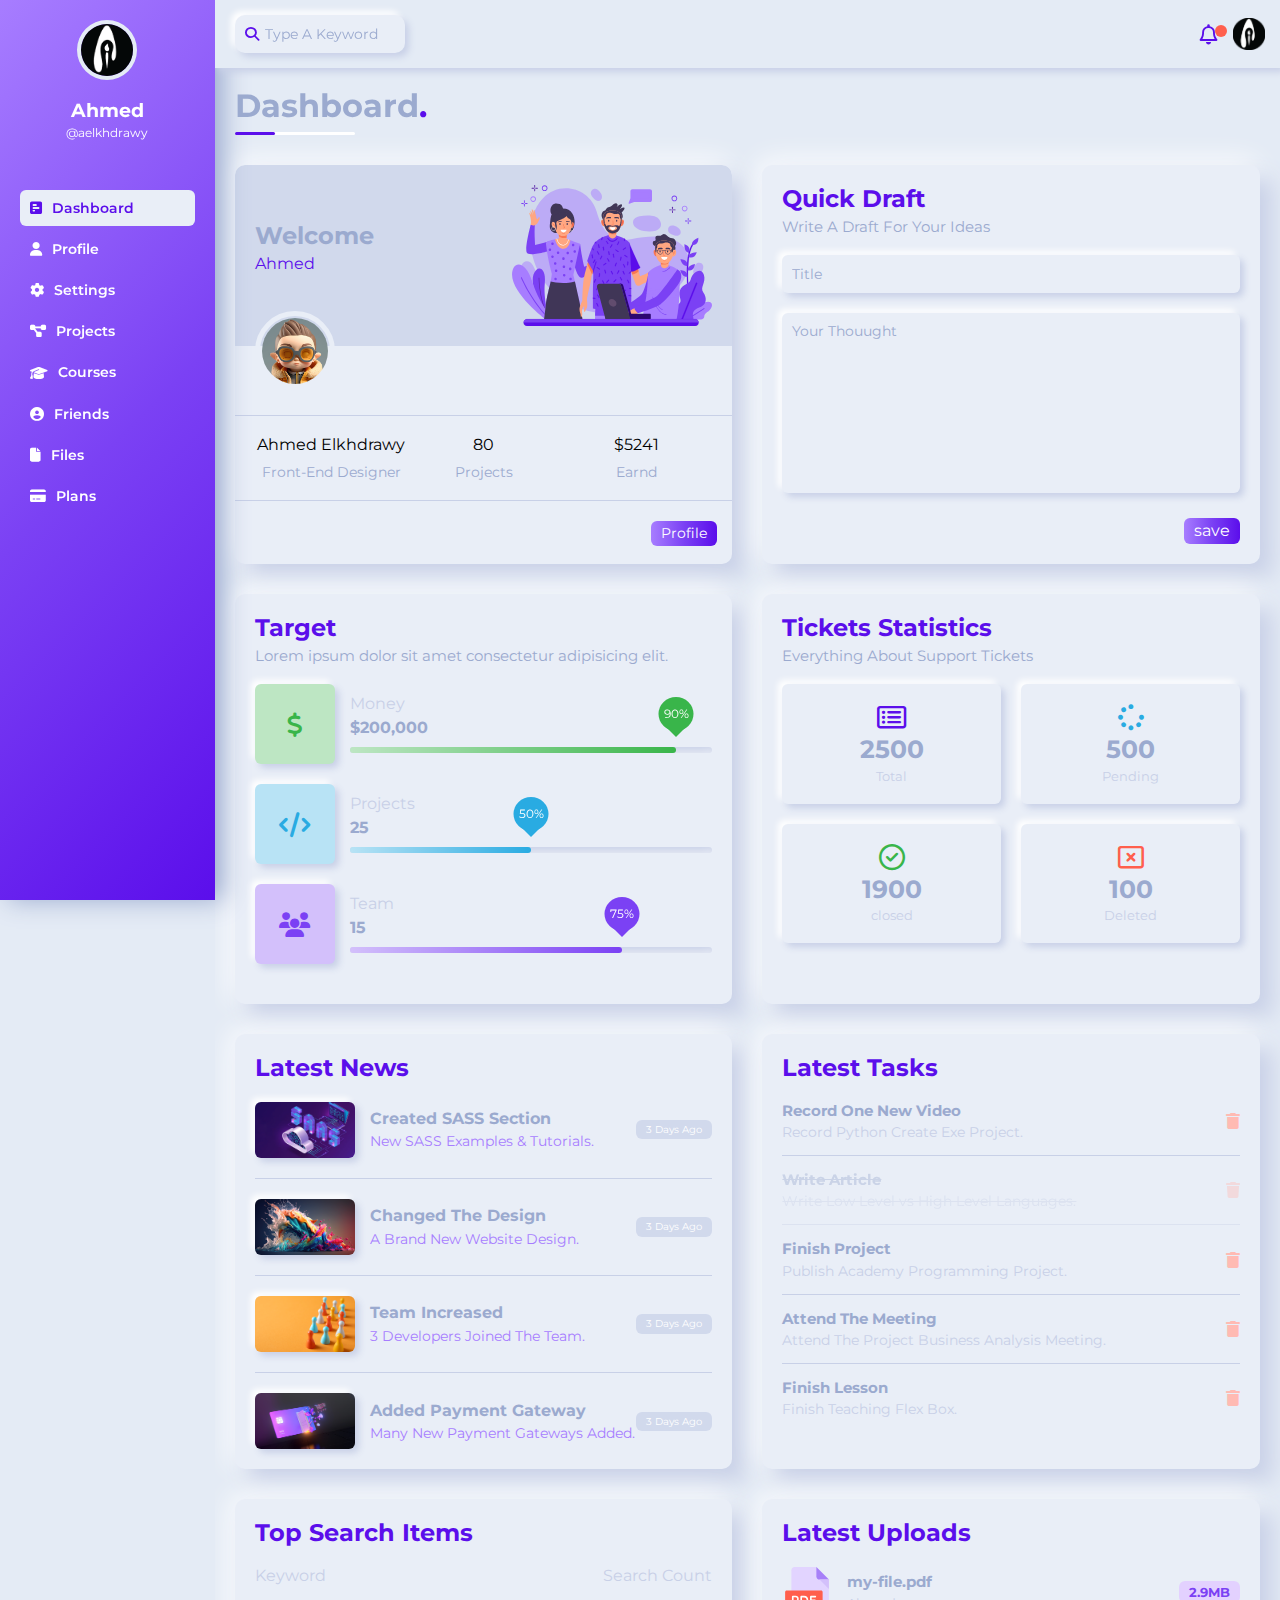
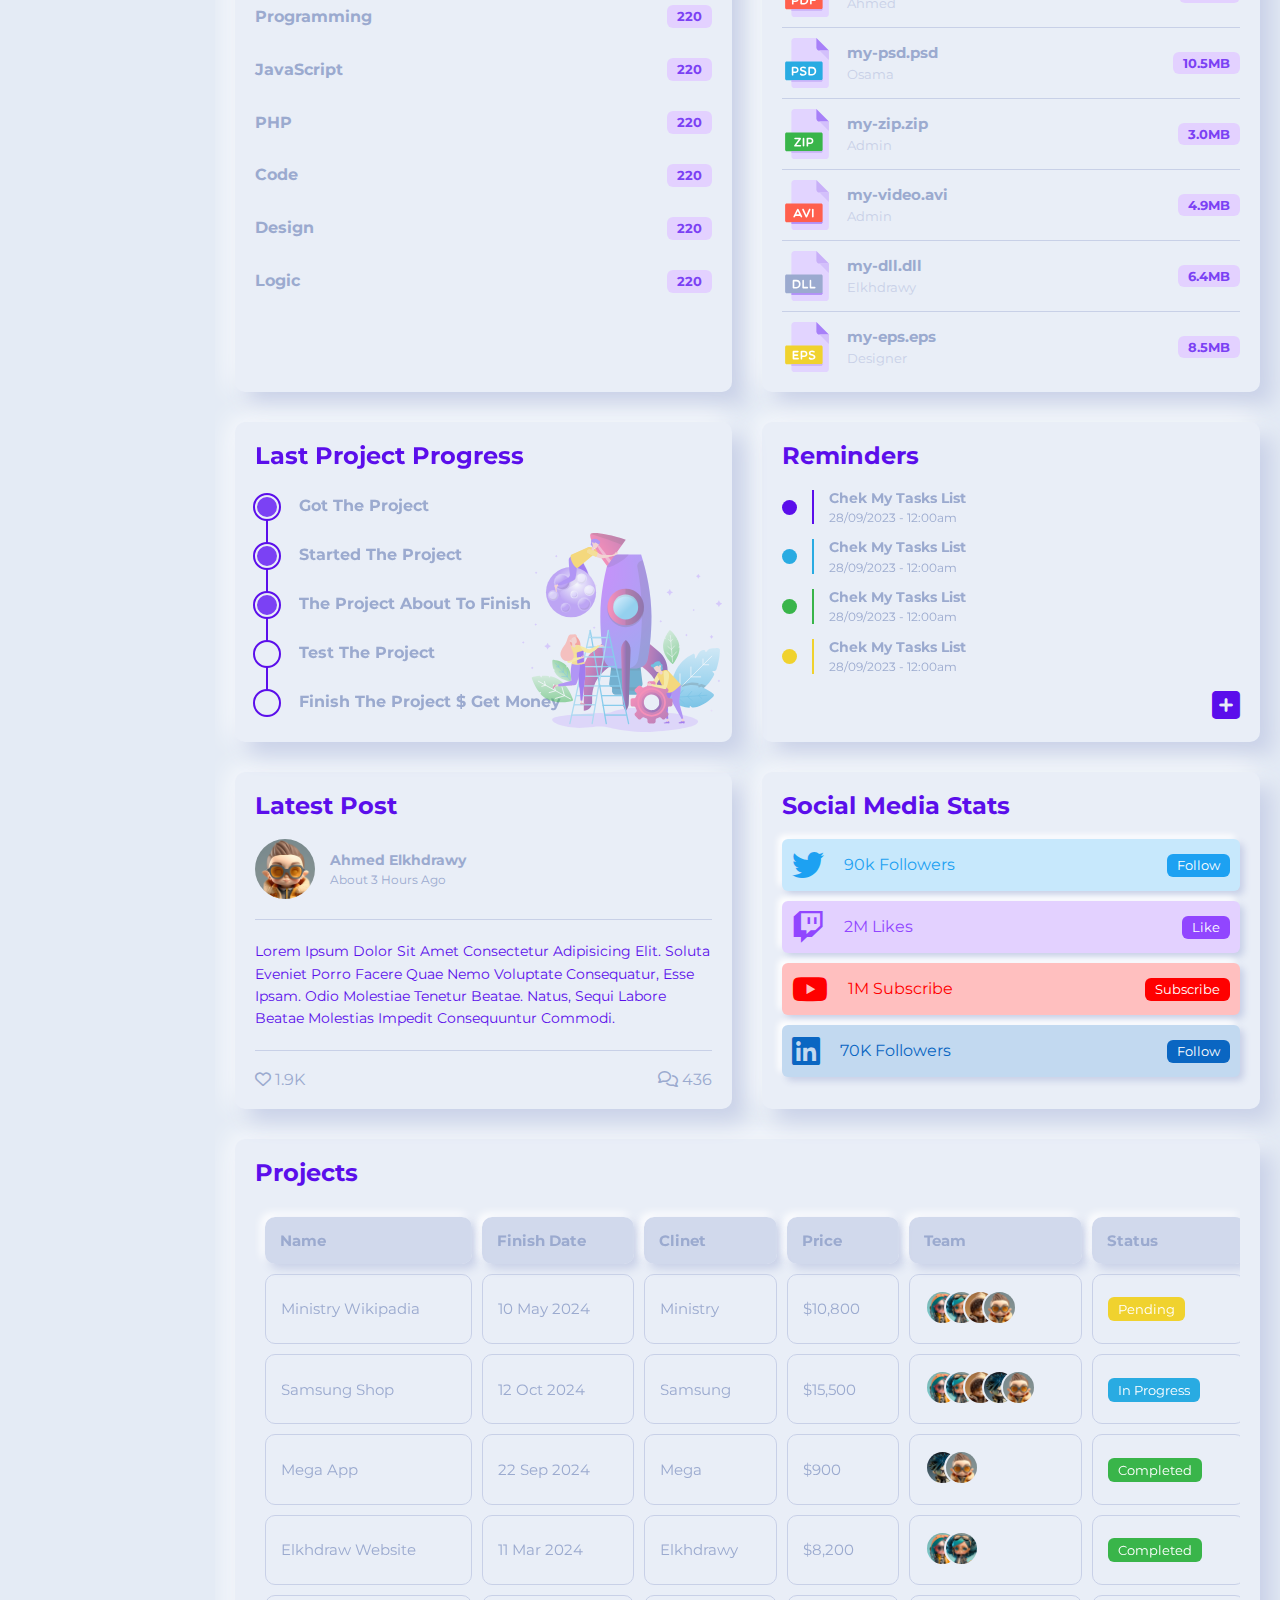
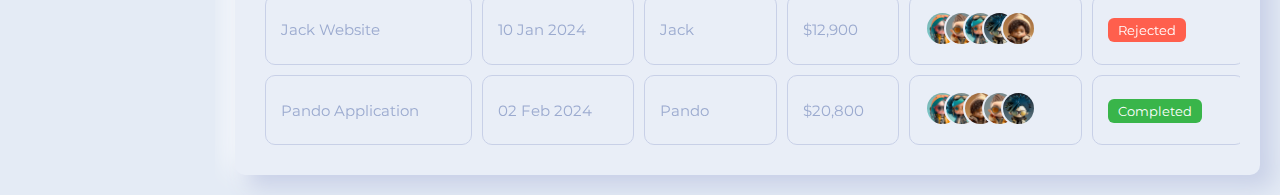
<file: index.html>
<!DOCTYPE html>
<html lang="en">
    <head>
        <meta charset="UTF-8">
        <meta http-equiv="X-UA-Compatible" content="IE=edge">
        <meta name="viewport" content="width=device-width, initial-scale=1.0">
        <title>Dashboard</title>
        <link rel="shortcut icon" href="imgs/favicon.svg" type="image/x-icon">
        <link rel="icon" type="image/png" href="">
        <!-- Normalize -->
        <link rel="stylesheet" href="css/normalize.css">
        <!-- Font Awesome -->
        <link rel="stylesheet" href="css/all.min.css">
        <!-- Start Google Fonts -->
        <link rel="preconnect" href="https://fonts.googleapis.com">
        <link
            rel="preconnect"
            href="https://fonts.gstatic.com"
            crossorigin="crossorigin">
        <link
            href="https://fonts.googleapis.com/css2?family=Cairo:wght@200;400;500;700;900;1000&family=Montserrat:wght@300;400;700;900&family=Nunito:wght@300;400;700;900&family=Roboto:wght@100;300;400;500;700;900&family=Yellowtail&display=swap"
            rel="stylesheet">
            <!-- End Google Fonts -->
        <link rel="stylesheet" href="css/framework.css">
        <link rel="stylesheet" href="css/master.css">
    </head>
    <body>
        <!-- Start Page -->
        <div class="page ds-flex">
            <!-- Start Sidebar -->
            <div class="sidebar h-100vh p-20 pos-sticky top-0 colr-whit bg-grad-135">
                <div class="user-name col-flex txt-c">
                    <a class="cntr-flex" href="index.html">
                        <img class="borad-half" src="imgs/user-logo.png" alt="">
                    </a>
                    <h3 class="name m-0 mt-20 mb-5 pos-relative hid-mob">Ahmed</h3>
                    <span class="u-name fz-12 hid-mob">@aelkhdrawy</span>
                </div>
                <ul>
                    <li>
                        <a class="active ds-flex align-c fz-14 borad-6 p-10" href="index.html">
                        <i class="fa-solid fa-square-poll-horizontal"></i>
                        <span class="hid-mob">Dashboard</span>
                    </a>
                    </li>
                    <li>
                        <a class="ds-flex align-c fz-14 borad-6 p-10" href="profile.html">
                         <i class="fa-solid fa-user"></i>
                        <span class="hid-mob">Profile</span>
                    </a>
                    </li>
                    <li>
                        <a class="ds-flex align-c fz-14 borad-6 p-10" href="settings.html">
                        <i class="fa-solid fa-gear"></i>
                        <span class="hid-mob">Settings</span>
                    </a>
                    </li>
                    <li>
                        <a class="ds-flex align-c fz-14 borad-6 p-10" href="projects.html">
                        <i class="fa-solid fa-diagram-project"></i>
                        <span class="hid-mob">Projects</span>
                    </a>
                    </li>
                    <li>
                        <a class="ds-flex align-c fz-14 borad-6 p-10" href="courses.html">
                        <i class="fa-solid fa-graduation-cap"></i>
                        <span class="hid-mob">Courses</span>
                    </a>
                    </li>
                    <li>
                        <a class="ds-flex align-c fz-14 borad-6 p-10" href="friends.html">
                        <i class="fa-solid fa-circle-user"></i>
                        <span class="hid-mob">Friends</span>
                    </a>
                    </li>
                    <li>
                        <a class="ds-flex align-c fz-14 borad-6 p-10" href="files.html">
                        <i class="fa-solid fa-file"></i>
                        <span class="hid-mob">Files</span>
                    </a>
                    </li>
                    <li>
                        <a class="ds-flex align-c fz-14 borad-6 p-10" href="plans.html">
                        <i class="fa-solid fa-credit-card"></i>
                        <span class="hid-mob">Plans</span>
                    </a>
                    </li>
                </ul>
            </div>
            <!-- End Sidebar -->
            <!-- Start Content -->
            <div class="content w-full bg-gl-2 over-hid">
                <!-- Start Head -->
                <div class="head bg-gl-2 p-15 betwn-flex pos-relative label-shdw">
                    <div class="search pos-relative">
                        <input class="p-10 colr-prim bg-gl-1  pl-30 ml-5  borad-10 inpt-reset label-shdw inpt-fcs-shdw" type="search" name="search" placeholder="Type A Keyword">
                    </div>
                    <div class="icons ds-flex align-c">
                        <span class="pos-relative notifi colr-prim-drk">
                            <i class="fa-regular fa-bell fa-lg bell"></i>
                        </span>
                        <img class="ml-15" src="imgs/user-logo.png" alt="">
                    </div>
                </div>
                <!-- End Head -->
                <!-- Page Main Heading -->
                <h1 class="pos-relative">Dashboard<span class="fw-bold colr-prim-drk">.</span></h1>
                <!-- Start Wrapper -->
                <div class="wrapper ds-grid gap-30 mr-20 mb-20 ml-20">
                    <!-- Start Welcome widget -->
                    <div class="welcome-widg over-hid bg-gl-1 borad-10 txt-c-mob blk-mob bx-shdw">
                        <div class="intro p-20 ds-flex betwn-flex bg-gl-3">
                            <div>
                                <h2 class="m-0 colr-gdrk">Welcome</h2>
                                <p class="colr-prim-drk mt-5">Ahmed</p>
                            </div>
                            <img class="hid-mob" src="imgs/welcome-01.svg" alt="">
                        </div>
                        <img class="avatar ml-20 borad-half" src="imgs/user-avatar.png" alt="">
                        <div class="welcome-body ds-flex txt-c p-20 mt-20 mb-20 bordt-gry-1 bordb-gry-1 blk-mob">
                            <div>Ahmed Elkhdrawy<span class="ds-blk colr-gdrk fz-14 mt-10">Front-End Designer</span></div>
                            <div>80<span class="ds-blk colr-gdrk fz-14 mt-10">Projects</span></div>
                            <div>$5241<span class="ds-blk colr-gdrk fz-14 mt-10">Earnd</span></div>
                        </div>
                        <a href="profile.html" class="visit-profile ds-blk fz-14 bg-grad-right w-fit btn-prim">Profile</a>
                    </div>
                    <!-- End Welcome widget -->
                    <!-- Start Quick Draft widget -->
                    <div class="quick-widget over-hid p-20 bg-gl-1 borad-10 txt-c-mob blk-mob bx-shdw">
                        <h2 class="mt-0 mb-5 colr-prim-drk"> Quick Draft</h2>
                        <p class=" mt-0 mb-20 colr-gdrk  fz-15">Write A Draft For Your Ideas</p>
                        <form action="">
                            <input class="inpt-reset mb-20 w-full p-10 bg-gl-1 label-shdw borad-6 inpt-fcs-shdw" type="text" name="text" placeholder="Title">
                            <textarea class="inpt-reset mb-20 w-full p-10 bg-gl-1 label-shdw borad-6 inpt-fcs-shdw" name="" placeholder="Your Thouught"></textarea>
                            <input class="save btn-prim bg-grad-right inpt-reset w-fit ds-blk" type="submit" value="save">
                        </form>
                    </div>
                    <!-- End Quick Draft widget -->
                    <!-- Start Yearly Target -->
                    <div class="targets-widget p-20 bg-gl-1 borad-10 bx-shdw">
                        <h2 class="mt-0 mb-5 colr-prim-drk">Target</h2>
                        <p class=" mt-0 mb-20 colr-gdrk fz-15">Lorem ipsum dolor sit amet consectetur adipisicing elit.</p>
                        <div class="target-row mb-20 cntr-flex money">
                            <div class="icon mr-15 fz-25 cntr-flex borad-6 label-shdw">
                                <i class="fa-solid fa-dollar-sign colr-green"></i>
                            </div>
                            <div class="details flex-1">
                                <span class="colr-gl-4 fw">Money</span>
                                <span class="colr-gdrk fw-bold ds-blk mt-5 mb-10">$200,000</span>
                                <div class="progress borad-6 inset-shdw pos-relative bg-gl-3">
                                    <span class="bg-prim-green borad-6 h-full ds-blk pos-relative" style="width: 90%" data-progress="90%"></span>
                                </div>
                            </div>
                        </div>
                        <div class="target-row mb-20 cntr-flex projects">
                            <div class="icon mr-15 fz-25 cntr-flex borad-6 label-shdw">
                                <i class="fa-solid fa-code colr-blue"></i>
                            </div>
                            <div class="details flex-1">
                                <span class="colr-gl-4 fw">Projects</span>
                                <span class="colr-gdrk fw-bold ds-blk mt-5 mb-10">25</span>
                                <div class="progress borad-6 inset-shdw pos-relative bg-gl-3">
                                    <span class="bg-prim-green borad-6 h-full ds-blk pos-relative" style="width: 50%" data-progress="50%"></span>
                                </div>
                            </div>
                        </div>
                        <div class="target-row mb-20 cntr-flex team">
                            <div class="icon mr-15 fz-25 cntr-flex borad-6 label-shdw">
                                <i class="fa-solid fa-users colr-prim"></i>
                            </div>
                            <div class="details flex-1">
                                <span class="colr-gl-4 fw">Team</span>
                                <span class="colr-gdrk fw-bold ds-blk mt-5 mb-10">15</span>
                                <div class="progress borad-6 inset-shdw pos-relative bg-gl-3">
                                    <span class="bg-prim-green borad-6 h-full ds-blk pos-relative" style="width: 75%" data-progress="75%"></span>
                                </div>
                            </div>
                        </div>
                    </div>
                    <!-- End Yearly Target -->
                    <!-- Start Tickets -->
                    <div class="tickets-widget p-20 bg-gl-1 borad-10 bx-shdw">
                        <h2 class="mt-0 mb-5 colr-prim-drk">Tickets Statistics</h2>
                        <p class="colr-gdrk mt-0 mb-20 fz-15">Everything About Support Tickets</p>
                        <div class="tickets-bx ds-flex txt-c gap-20 f-wrap">
                            <div class="ticket p-20 borad-6 fz-13 bg-gl-1 label-shdw">
                                <i class="fa-regular fa-rectangle-list fa-2x mb-5 colr-prim-drk"></i>
                                <span class="ds-blk colr-gdrk fw-bold fz-25 mb-5">2500</span>
                                <span class="fz-13 colr-gl-4">Total</span>
                            </div>
                            <div class="ticket p-20 borad-6 fz-13 bg-gl-1 label-shdw">
                                <i class="fa-solid fa-spinner fa-2x mb-5 colr-blue"></i>
                                <span class="ds-blk colr-gdrk fw-bold fz-25 mb-5">500</span>
                                <span class="fz-13 colr-gl-4">Pending</span>
                            </div>
                            <div class="ticket p-20 borad-6 fz-13 bg-gl-1 label-shdw">
                                <i class="fa-regular fa-circle-check fa-2x mb-5 colr-green"></i>
                                <span class="ds-blk colr-gdrk fw-bold fz-25 mb-5">1900</span>
                                <span class="fz-13 colr-gl-4">closed</span>
                            </div>
                            <div class="ticket p-20 borad-6 fz-13 bg-gl-1 label-shdw">
                                <i class="fa-regular fa-rectangle-xmark fa-2x mb-5 colr-red"></i>
                                <span class="ds-blk colr-gdrk fw-bold fz-25 mb-5">100</span>
                                <span class="fz-13 colr-gl-4">Deleted</span>
                            </div>
                        </div>
                    </div>
                    <!-- End Tickets -->
                    <!-- Start Latest News -->
                    <div class="news-widget p-20 borad-10 bg-gl-1 txt-c-mob bx-shdw">
                        <h2 class="mt-0 mb-20 colr-prim-drk">Latest News</h2>
                        <div class="new-row blk-mob ds-flex align-c">
                            <img class="w-100 borad-6 mr-15 label-shdw" src="imgs/news-01.png" alt="">
                            <div class="info flex-1">
                                <h3 class="mt-0 mb-5 fz-16 colr-gdrk">Created SASS Section</h3>
                                <p class="m-0 fz-14 colr-prim-l">New SASS Examples & Tutorials.</p>
                            </div>
                            <span class="btn-prim ds-blk bg-gl-3 fz-10 label">3 Days Ago</span>
                        </div>
                        <div class="new-row blk-mob ds-flex align-c">
                            <img class="w-100 borad-6 mr-15 label-shdw" src="imgs/news-02.png" alt="">
                            <div class="info flex-1">
                                <h3 class="mt-0 mb-5 fz-16 colr-gdrk">Changed The Design</h3>
                                <p class="m-0 fz-14 colr-prim-l">A Brand New Website Design.</p>
                            </div>
                            <span class="btn-prim ds-blk bg-gl-3 fz-10 label">3 Days Ago</span>
                        </div>
                        <div class="new-row blk-mob ds-flex align-c">
                            <img class="w-100 borad-6 mr-15 label-shdw" src="imgs/news-03.png" alt="">
                            <div class="info flex-1">
                                <h3 class="mt-0 mb-5 fz-16 colr-gdrk"> Team Increased</h3>
                                <p class="m-0 fz-14 colr-prim-l">3 Developers Joined The Team.</p>
                            </div>
                            <span class="btn-prim ds-blk bg-gl-3 fz-10 label">3 Days Ago</span>
                        </div>
                        <div class="new-row blk-mob ds-flex align-c">
                            <img class="w-100 borad-6 mr-15 label-shdw" src="imgs/news-04.png" alt="">
                            <div class="info flex-1">
                                <h3 class="mt-0 mb-5 fz-16 colr-gdrk">Added Payment Gateway</h3>
                                <p class="m-0 fz-14 colr-prim-l">Many New Payment Gateways Added.</p>
                            </div>
                            <span class="btn-prim ds-blk bg-gl-3 fz-10 label">3 Days Ago</span>
                        </div>
                    </div>
                    <!-- End Latest News -->
                    <!-- Start Tasks -->
                    <div class="tasks-widget p-20 borad-10 bx-shdw bg-gl-1">
                        <h2 class="mt-0 mb-20 colr-prim-drk">Latest Tasks</h2>
                        <div class="task-row betwn-flex">
                            <div class="info flex-1">
                                <h3 class="colr-gdrk fz-15 mt-0 mb-5">Record One New Video</h3>
                                <p class="colr-gl-4 fz-14 m-0">Record Python Create Exe Project.</p>
                            </div>
                            <i class="fa-solid fa-trash colr-red-25 delete"></i>
                        </div>
                        <div class="task-row betwn-flex done">
                            <div class="info flex-1">
                                <h3 class="colr-gdrk fz-15 mt-0 mb-5">Write Article</h3>
                                <p class="colr-gl-4 fz-14 m-0">Write Low Level vs High Level Languages.</p>
                            </div>
                            <i class="fa-solid fa-trash colr-red-25 delete"></i>
                        </div>
                        <div class="task-row betwn-flex">
                            <div class="info flex-1">
                                <h3 class="colr-gdrk fz-15 mt-0 mb-5">Finish Project</h3>
                                <p class="colr-gl-4 fz-14 m-0">Publish Academy Programming Project.</p>
                            </div>
                            <i class="fa-solid fa-trash colr-red-25 delete"></i>
                        </div>
                        <div class="task-row betwn-flex">
                            <div class="info flex-1">
                                <h3 class="colr-gdrk fz-15 mt-0 mb-5">Attend The Meeting</h3>
                                <p class="colr-gl-4 fz-14 m-0">Attend The Project Business Analysis Meeting.</p>
                            </div>
                            <i class="fa-solid fa-trash colr-red-25 delete"></i>
                        </div>
                        <div class="task-row betwn-flex">
                            <div class="info flex-1">
                                <h3 class="colr-gdrk fz-15 mt-0 mb-5">Finish Lesson</h3>
                                <p class="colr-gl-4 fz-14 m-0">Finish Teaching Flex Box.</p>
                            </div>
                            <i class="fa-solid fa-trash colr-red-25 delete"></i>
                        </div>
                    </div>
                    <!-- End Tasks -->
                    <!-- Start Top Search -->
                    <div class="top-search-widg p-20 borad-10 bg-gl-1 bx-shdw">
                        <h2 class="mt-0 mb-20 colr-prim-drk">Top Search Items</h2>
                        <div class="item-head betwn-flex colr-gl-4 mb-20">
                            <span>Keyword</span>
                            <span>Search Count</span>
                        </div>
                        <div class="item-row betwn-flex">
                            <a class="fw-bold colr-gdrk" href="">Programming</a>
                            <span class="btn-prim fz-13 colr-prim bg-prim-25 fw-bold">220</span>
                        </div>
                        <div class="item-row betwn-flex">
                            <a class="fw-bold colr-gdrk" href="">JavaScript</a>
                            <span class="btn-prim fz-13 colr-prim bg-prim-25 fw-bold">220</span>
                        </div>
                        <div class="item-row betwn-flex">
                            <a class="fw-bold colr-gdrk" href="">PHP</a>
                            <span class="btn-prim fz-13 colr-prim bg-prim-25 fw-bold">220</span>
                        </div>
                        <div class="item-row betwn-flex">
                            <a class="fw-bold colr-gdrk" href="">Code</a>
                            <span class="btn-prim fz-13 colr-prim bg-prim-25 fw-bold">220</span>
                        </div>
                        <div class="item-row betwn-flex">
                            <a class="fw-bold colr-gdrk" href="">Design</a>
                            <span class="btn-prim fz-13 colr-prim bg-prim-25 fw-bold">220</span>
                        </div>
                        <div class="item-row betwn-flex">
                            <a class="fw-bold colr-gdrk" href="">Logic</a>
                            <span class="btn-prim fz-13 colr-prim bg-prim-25 fw-bold">220</span>
                        </div>
                    </div>
                    <!-- End Top Search -->
                    <!-- Start Latest Uploads -->
                    <div class="latest-up-widg p-20 borad-10 bg-gl-1 bx-shdw">
                        <h2 class="mt-0 mb-20 colr-prim-drk">Latest Uploads</h2>
                    <ul class="files-list m-0">
                        <li class="file-row  betwn-flex">
                            <img class="w-50 mr-15" src="imgs/pdf.svg" alt="">
                            <div class="file-info flex-1">
                                <span class="colr-gdrk mb-5 fw-bold fz-15 ds-blk">my-file.pdf</span>
                                <span class="colr-gl-4 fz-13 ds-blk">Ahmed</span>
                            </div>
                            <a class="btn-prim fz-13 colr-prim bg-prim-25 fw-bold" href="">2.9MB</a>
                        </li>
                        <li class="file-row  betwn-flex">
                            <img class="w-50 mr-15" src="imgs/psd.svg" alt="">
                            <div class="file-info flex-1">
                                <span class="colr-gdrk mb-5 fw-bold fz-15 ds-blk">my-psd.psd</span>
                                <span class="colr-gl-4 fz-13 ds-blk">Osama</span>
                            </div>
                            <a class="btn-prim fz-13 colr-prim bg-prim-25 fw-bold" href="">10.5MB</a>
                        </li>
                        <li class="file-row  betwn-flex">
                            <img class="w-50 mr-15" src="imgs/zip.svg" alt="">
                            <div class="file-info flex-1">
                                <span class="colr-gdrk mb-5 fw-bold fz-15 ds-blk">my-zip.zip</span>
                                <span class="colr-gl-4 fz-13 ds-blk">Admin</span>
                            </div>
                            <a class="btn-prim fz-13 colr-prim bg-prim-25 fw-bold" href="">3.0MB</a>
                        </li>
                        <li class="file-row  betwn-flex">
                            <img class="w-50 mr-15" src="imgs/avi.svg" alt="">
                            <div class="file-info flex-1">
                                <span class="colr-gdrk mb-5 fw-bold fz-15 ds-blk">my-video.avi</span>
                                <span class="colr-gl-4 fz-13 ds-blk">Admin</span>
                            </div>
                            <a class="btn-prim fz-13 colr-prim bg-prim-25 fw-bold" href="">4.9MB</a>
                        </li>
                        <li class="file-row  betwn-flex">
                            <img class="w-50 mr-15" src="imgs/dll.svg" alt="">
                            <div class="file-info flex-1">
                                <span class="colr-gdrk mb-5 fw-bold fz-15 ds-blk">my-dll.dll</span>
                                <span class="colr-gl-4 fz-13 ds-blk">Elkhdrawy</span>
                            </div>
                            <a class="btn-prim fz-13 colr-prim bg-prim-25 fw-bold" href="">6.4MB</a>
                        </li>
                        <li class="file-row  betwn-flex">
                            <img class="w-50 mr-15" src="imgs/eps.svg" alt="">
                            <div class="file-info flex-1">
                                <span class="colr-gdrk mb-5 fw-bold fz-15 ds-blk">my-eps.eps</span>
                                <span class="colr-gl-4 fz-13 ds-blk">Designer</span>
                            </div>
                            <a class="btn-prim fz-13 colr-prim bg-prim-25 fw-bold" href="">8.5MB</a>
                        </li>
                    </ul>
                    </div>
                    <!-- End Latest Uploads -->
                    <!-- Start Last Project -->
                    <div class="last-project-widg p-20 bg-gl-1 borad-10 bx-shdw pos-relative">
                        <h2 class="mt-0 mb-20 colr-prim-drk">Last Project Progress</h2>
                        <ul class="project-steps m-0 pos-relative">
                            <li class="mt-25 ds-flex align-c colr-gdrk fw-bold done">Got The Project</li>
                            <li class="mt-25 ds-flex align-c colr-gdrk fw-bold done">Started The Project</li>
                            <li class="mt-25 ds-flex align-c colr-gdrk fw-bold done">The Project About To Finish</li>
                            <li class="mt-25 ds-flex align-c colr-gdrk fw-bold current">Test The Project</li>
                            <li class="mt-25 ds-flex align-c colr-gdrk fw-bold">Finish The Project $ Get Money</li>
                        </ul>
                        <img class="lunching hid-mob" src="imgs/project.svg" alt="">
                    </div>
                    <!-- End Last Project -->
                    <!-- Start Reminder -->
                    <div class="reminder-widget p-20 borad-10 bg-gl-1 bx-shdw">
                        <h2 class="mt-0 mb-20 colr-prim-drk">Reminders</h2>
                        <ul class="remind-list m-0">
                            <li class="item ds-flex align-c mt-15 mb-15 pos-relative">
                                <span class="circle bg-prim-drk mr-15 ds-blk borad-half"></span>
                                <div class="remin-info pl-15 item-prim">
                                    <h3 class="colr-gdrk fz-14 mt-0 mb-5">Chek My Tasks List</h3>
                                    <span class="fz-12 colr-gdrk ds-blk">28/09/2023 - 12:00am</span>
                                </div>
                            </li>
                            <li class="item ds-flex align-c mt-15 mb-15 pos-relative">
                                <span class="circle bg-prim-blu mr-15 ds-blk borad-half"></span>
                                <div class="remin-info pl-15 item-blue">
                                    <h3 class="colr-gdrk fz-14 mt-0 mb-5">Chek My Tasks List</h3>
                                    <span class="fz-12 colr-gdrk ds-blk">28/09/2023 - 12:00am</span>
                                </div>
                            </li>
                            <li class="item ds-flex align-c mt-15 mb-15 pos-relative">
                                <span class="circle bg-prim-green mr-15 ds-blk borad-half"></span>
                                <div class="remin-info pl-15 item-green">
                                    <h3 class="colr-gdrk fz-14 mt-0 mb-5">Chek My Tasks List</h3>
                                    <span class="fz-12 colr-gdrk ds-blk">28/09/2023 - 12:00am</span>
                                </div>
                            </li>
                            <li class="item ds-flex align-c mt-15 mb-15 pos-relative">
                                <span class="circle bg-prim-yellow mr-15 ds-blk borad-half"></span>
                                <div class="remin-info pl-15 item-yellow">
                                    <h3 class="colr-gdrk fz-14 mt-0 mb-5">Chek My Tasks List</h3>
                                    <span class="fz-12 colr-gdrk ds-blk">28/09/2023 - 12:00am</span>
                                </div>
                            </li>
                        </ul>
                        <a class="add-remind ml-auto w-fit ds-blk" href=""><i class="fa-solid fa-square-plus colr-prim-drk fa-2x"></i></a>
                    </div>
                    <!-- End Reminder -->
                    <!-- Start Latest Post -->
                    <div class="latest-post-widg p-20 borad-10 bg-gl-1 bx-shdw">
                        <h2 class="mt-0 mb-20 colr-prim-drk">Latest Post</h2>
                        <div class="top-post">
                            <div class="user ds-flex align-c mb-20">
                                <img class="avatar mr-15 borad-half" src="imgs/user-avatar.png" alt="">
                                <div class="user-info">
                                    <h3 class="colr-gdrk mt-0 mb-5 fz-14">Ahmed Elkhdrawy</h3>
                                    <span class="ds-blk colr-gdrk fz-12">About 3 Hours Ago</span>
                                </div>
                            </div>
                            <div class="post-content">
                                <p class="fz-14 colr-prim-drk txt-c-mob pt-20 pb-20 mt-20 mb-20 bordt-gry-1 bordb-gry-1">Lorem ipsum dolor sit amet consectetur adipisicing elit. Soluta eveniet porro facere quae nemo voluptate consequatur, esse ipsam. Odio molestiae tenetur beatae. Natus, sequi labore beatae molestias impedit consequuntur commodi.</p>
                            </div>
                            <div class="post-engade betwn-flex colr-gdrk">
                                <div class="likes">
                                    <i class="fa-regular fa-heart"></i>
                                    <span>1.9K</span>
                                </div>
                                <div class="comments">
                                    <i class="fa-regular fa-comments"></i>
                                    <span>436</span>
                                </div>
                            </div>
                        </div>
                    </div>
                    <!-- End Latest Post -->
                    <!-- Start Social Stats -->
                    <div class="social-stats-widg p-20 borad-10 bg-gl-1 bx-shdw">
                        <h2 class="mt-0 mb-20 colr-prim-drk">Social Media Stats</h2>
                        <div class="social-row twitter p-10 mb-10 betwn-flex borad-6 label-shdw">
                            <i class="fa-brands fa-twitter fa-2x colr-whit h-full cntr-flex"></i>
                            <span class="ds-blk flex-1 mr-20 ml-20">90k Followers</span>
                            <a class="btn-prim fz-13" href="">Follow</a>
                        </div>
                        <div class="social-row twitch p-10 mb-10 betwn-flex borad-6 label-shdw">
                            <i class="fa-brands fa-twitch fa-2x colr-whit h-full cntr-flex"></i>
                            <span class="ds-blk flex-1 mr-20 ml-20">2M Likes</span>
                            <a class="btn-prim fz-13" href="">Like</a>
                        </div>
                        <div class="social-row youtube p-10 mb-10 betwn-flex borad-6 label-shdw">
                            <i class="fa-brands fa-youtube fa-2x colr-whit h-full cntr-flex"></i>
                            <span class="ds-blk flex-1 mr-20 ml-20">1M Subscribe</span>
                            <a class="btn-prim fz-13" href="">Subscribe</a>
                        </div>
                        <div class="social-row linkedin p-10 mb-10 betwn-flex borad-6 label-shdw">
                            <i class="fa-brands fa-linkedin fa-2x colr-whit h-full cntr-flex"></i>
                            <span class="ds-blk flex-1 mr-20 ml-20">70K Followers</span>
                            <a class="btn-prim fz-13" href="">Follow</a>
                        </div>
                    </div>
                    <!-- End Social Stats -->
                </div>
                <!-- End Wrapper -->
                <!-- Start Projects Table -->
                <div class="projects-table p-20 m-20 mt-30 borad-10 bg-gl-1 bx-shdw ">
                    <h2 class="colr-prim-drk mt-0 mb-20">Projects</h2>
                    <div class="respons-table pos-relative">
                        <table class="fz-15 w-full colr-gdrk">
                            <thead class="bg-gl-3">
                                <tr>
                                    <td>Name</td>
                                    <td>Finish Date</td>
                                    <td>Clinet</td>
                                    <td>Price</td>
                                    <td>Team</td>
                                    <td>Status</td>
                                </tr>
                            </thead>
                            <tbody>
                                <tr>
                                    <!-- tr 1 -->
                                    <td>Ministry Wikipadia</td>
                                    <td>10 May 2024</td>
                                    <td>Ministry</td>
                                    <td>$10,800</td>
                                    <td>
                                        <img src="imgs/team-01.png" alt="">
                                        <img src="imgs/team-02.png" alt="">
                                        <img src="imgs/team-03.png" alt="">
                                        <img src="imgs/team-05.png" alt="">
                                    </td>
                                    <td>
                                        <span class="label btn-prim bg-prim-yellow">Pending</span>
                                    </td>
                                </tr>
                                <!-- tr 2 -->
                                <tr>
                                    <td>Samsung Shop</td>
                                    <td>12 Oct 2024</td>
                                    <td>Samsung</td>
                                    <td>$15,500</td>
                                    <td>
                                        <img src="imgs/team-01.png" alt="">
                                        <img src="imgs/team-02.png" alt="">
                                        <img src="imgs/team-03.png" alt="">
                                        <img src="imgs/team-04.png" alt="">
                                        <img src="imgs/team-05.png" alt="">
                                    </td>
                                    <td>
                                        <span class="label btn-prim bg-prim-blu">In Progress</span>
                                    </td>
                                </tr>
                                <!-- tr 3 -->
                                <tr>
                                    <td>Mega App</td>
                                    <td>22 Sep 2024</td>
                                    <td>Mega</td>
                                    <td>$900</td>
                                    <td>
                                        <img src="imgs/team-04.png" alt="">
                                        <img src="imgs/team-05.png" alt="">
                                    </td>
                                    <td>
                                        <span class="label btn-prim bg-prim-green">Completed</span>
                                    </td>
                                </tr>
                                <!-- tr 4 -->
                                <tr>
                                    <td>Elkhdraw Website</td>
                                    <td>11 Mar 2024</td>
                                    <td>Elkhdrawy</td>
                                    <td>$8,200</td>
                                    <td>
                                        <img src="imgs/team-01.png" alt="">
                                        <img src="imgs/team-02.png" alt="">
                                    </td>
                                    <td>
                                        <span class="label btn-prim bg-prim-green">Completed</span>
                                    </td>
                                </tr>
                                <!-- tr 5 -->
                                <tr>
                                    <td>Jack Website</td>
                                    <td>10 Jan 2024</td>
                                    <td>Jack</td>
                                    <td>$12,900</td>
                                    <td>
                                        <img src="imgs/team-01.png" alt="">
                                        <img src="imgs/team-05.png" alt="">
                                        <img src="imgs/team-02.png" alt="">
                                        <img src="imgs/team-04.png" alt="">
                                        <img src="imgs/team-03.png" alt="">
                                    </td>
                                    <td>
                                        <span class="label btn-prim bg-prim-red">Rejected</span>
                                    </td>
                                </tr>
                                <!-- tr 6 -->
                                <tr>
                                    <td>Pando Application</td>
                                    <td>02 Feb 2024</td>
                                    <td>Pando</td>
                                    <td>$20,800</td>
                                    <td>
                                        <img src="imgs/team-01.png" alt="">
                                        <img src="imgs/team-02.png" alt="">
                                        <img src="imgs/team-03.png" alt="">
                                        <img src="imgs/team-05.png" alt="">
                                        <img src="imgs/team-04.png" alt="">
                                    </td>
                                    <td>
                                        <span class="label btn-prim bg-prim-green">Completed</span>
                                    </td>
                                </tr>
                            </tbody>
                        </table>
                    </div>
                </div>
                <!-- End Projects Table -->
            </div>
            <!-- End Content -->
        </div>
        <!-- End Page -->
    </body>
</html>
</file>
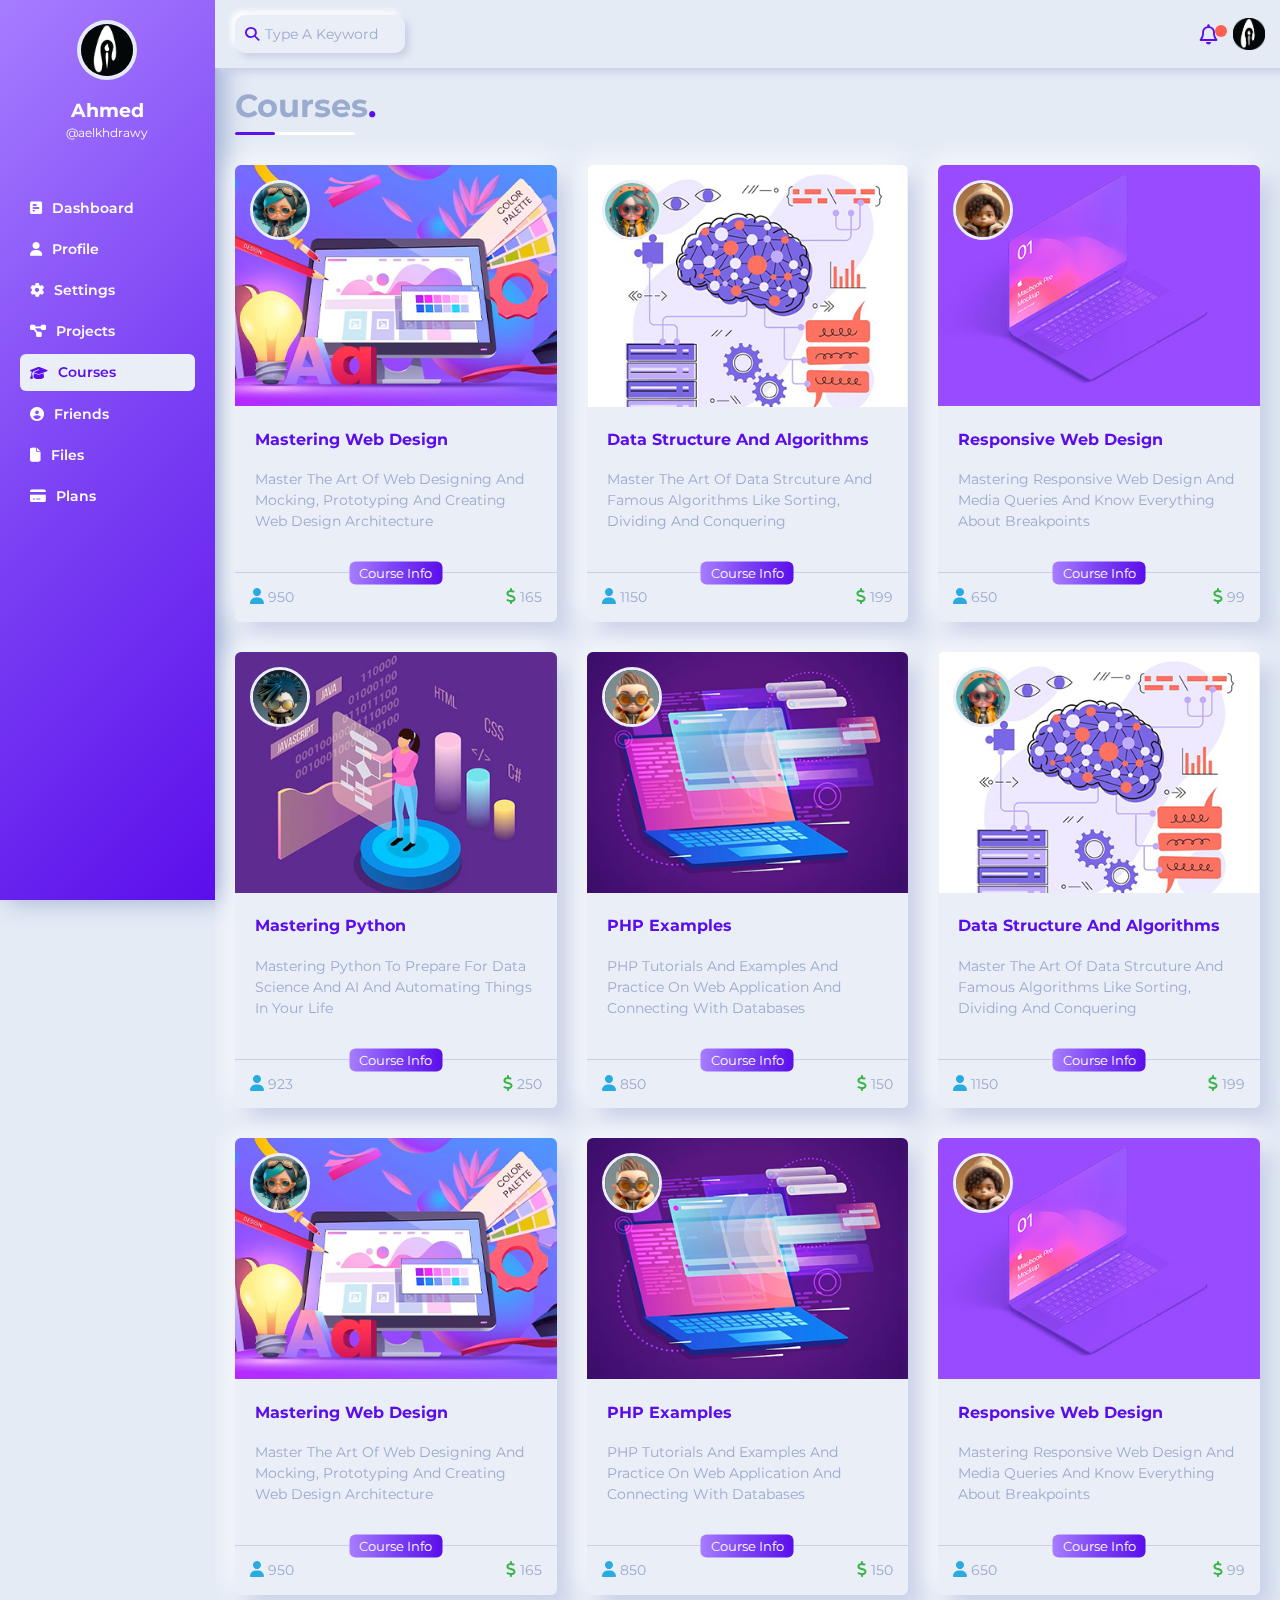
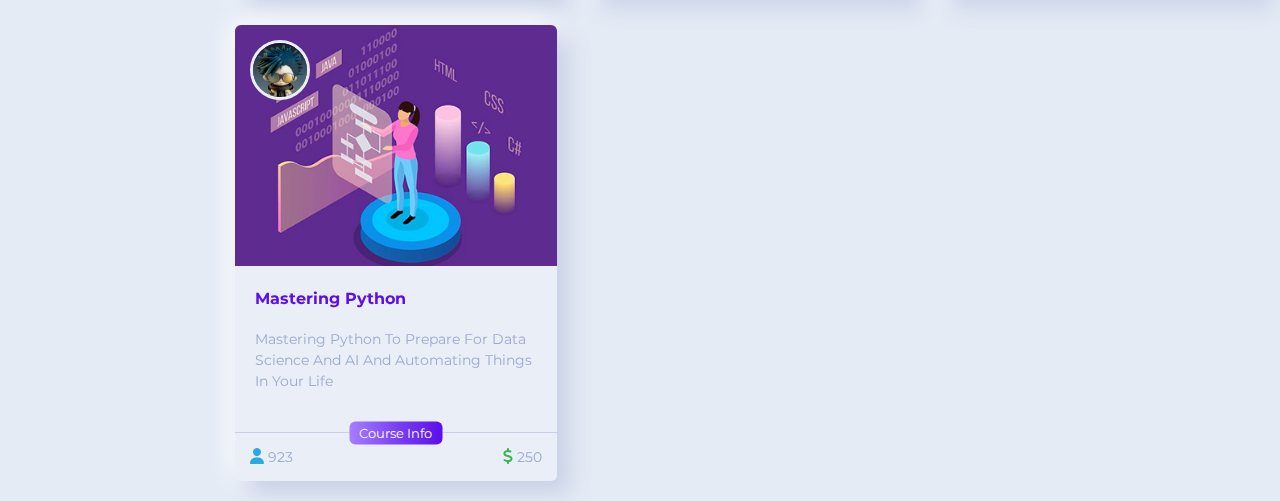
<file: courses.html>
<!DOCTYPE html>
<html lang="en">
    <head>
        <meta charset="UTF-8">
        <meta http-equiv="X-UA-Compatible" content="IE=edge">
        <meta name="viewport" content="width=device-width, initial-scale=1.0">
        <title>Dashboard</title>
        <link rel="shortcut icon" href="imgs/favicon.svg" type="image/x-icon">
        <link rel="icon" type="image/png" href="">
        <!-- Normalize -->
        <link rel="stylesheet" href="css/normalize.css">
        <!-- Font Awesome -->
        <link rel="stylesheet" href="css/all.min.css">
        <!-- Start Google Fonts -->
        <link rel="preconnect" href="https://fonts.googleapis.com">
        <link
            rel="preconnect"
            href="https://fonts.gstatic.com"
            crossorigin="crossorigin">
        <link
            href="https://fonts.googleapis.com/css2?family=Cairo:wght@200;400;500;700;900;1000&family=Montserrat:wght@300;400;700;900&family=Nunito:wght@300;400;700;900&family=Roboto:wght@100;300;400;500;700;900&family=Yellowtail&display=swap"
            rel="stylesheet">
        <!-- End Google Fonts -->

        <link rel="stylesheet" href="css/framework.css">
        <link rel="stylesheet" href="css/master.css">
    </head>
    <body>
        <!-- Start Page -->
        <div class="page ds-flex">
            <!-- Start Sidebar -->
            <div class="sidebar h-100vh p-20 pos-sticky top-0 colr-whit bg-grad-135">
                <div class="user-name col-flex txt-c">
                    <a class="cntr-flex" href="index.html">
                        <img class="borad-half" src="imgs/user-logo.png" alt="">
                    </a>
                    <h3 class="name m-0 mt-20 mb-5 pos-relative hid-mob">Ahmed</h3>
                    <span class="u-name fz-12 hid-mob">@aelkhdrawy</span>
                </div>
                <ul>
                    <li>
                        <a class="ds-flex align-c fz-14 borad-6 p-10" href="index.html">
                            <i class="fa-solid fa-square-poll-horizontal"></i>
                            <span class="hid-mob">Dashboard</span>
                        </a>
                    </li>
                    <li>
                        <a class="ds-flex align-c fz-14 borad-6 p-10" href="profile.html">
                            <i class="fa-solid fa-user"></i>
                            <span class="hid-mob">Profile</span>
                        </a>
                    </li>
                    <li>
                        <a class="ds-flex align-c fz-14 borad-6 p-10" href="settings.html">
                            <i class="fa-solid fa-gear"></i>
                            <span class="hid-mob">Settings</span>
                        </a>
                    </li>
                    <li>
                        <a class="ds-flex align-c fz-14 borad-6 p-10" href="projects.html">
                            <i class="fa-solid fa-diagram-project"></i>
                            <span class="hid-mob">Projects</span>
                        </a>
                    </li>
                    <li>
                        <a class="active ds-flex align-c fz-14 borad-6 p-10" href="courses.html">
                            <i class="fa-solid fa-graduation-cap"></i>
                            <span class="hid-mob">Courses</span>
                        </a>
                    </li>
                    <li>
                        <a class="ds-flex align-c fz-14 borad-6 p-10" href="friends.html">
                            <i class="fa-solid fa-circle-user"></i>
                            <span class="hid-mob">Friends</span>
                        </a>
                    </li>
                    <li>
                        <a class="ds-flex align-c fz-14 borad-6 p-10" href="files.html">
                            <i class="fa-solid fa-file"></i>
                            <span class="hid-mob">Files</span>
                        </a>
                    </li>
                    <li>
                        <a class="ds-flex align-c fz-14 borad-6 p-10" href="plans.html">
                            <i class="fa-solid fa-credit-card"></i>
                            <span class="hid-mob">Plans</span>
                        </a>
                    </li>
                </ul>
            </div>
            <!-- End Sidebar -->

            <!-- Start Content -->
            <div class="content w-full bg-gl-2 over-hid">
                <!-- Start Head -->
                <div class="head bg-gl-2 p-15 betwn-flex pos-relative label-shdw">
                    <div class="search pos-relative">
                        <input
                            class="p-10  colr-prim bg-gl-1  pl-30 ml-5 borad-10 inpt-reset label-shdw inpt-fcs-shdw"
                            type="search"
                            name="search"
                            placeholder="Type A Keyword">
                    </div>
                    <div class="icons ds-flex align-c">
                        <span class="pos-relative notifi colr-prim-drk">
                            <i class="fa-regular fa-bell fa-lg bell"></i>
                        </span>
                        <img class="ml-15" src="imgs/user-logo.png" alt="">
                    </div>
                </div>
                <!-- End Head -->

                <!-- Page Main Heading -->
                <h1 class="pos-relative">Courses<span class="fw-bold colr-prim-drk">.</span></h1>

                <!-- Start Wrapper -->
                <div class="courses-wrapper ds-grid gap-30 m-20">

                    <!-- Start course widget -->
                    <div class="course borad-6 bg-gl-1 bx-shdw over-hid pos-relative">
                        <img class="thumb w-full" src="imgs/course-01.jpg" alt="">
                        <img class="instructor borad-half pos-absolute" src="imgs/team-02.png" alt="">
                        <div class="course-content p-20">
                            <h4 class="m-0 mb-20 colr-prim-drk">Mastering Web Design</h2>
                            <p class="fz-14 mb-20 colr-gdrk">Master The Art Of Web Designing And Mocking,
                                Prototyping And Creating Web Design Architecture
                            </p>
                        </div>
                        <div class="corse-info p-15 betwn-flex pos-relative">
                            <a class="show-info fz-13 btn-prim bg-grad-right pos-absolute top-0" href="">Course Info</a>
                            <span class="enrolled">
                                <i class="fa-solid fa-user colr-blue"></i>
                                <span class="colr-gdrk fz-14">950</span>
                            </span>
                            <span class="price">
                                <i class="fa-solid fa-dollar-sign colr-green"></i>
                                <span class="colr-gdrk fz-14">165</span>
                            </span>
                        </div>
                    </div>
                    <!-- End Course Widget -->
                    <!-- Start course widget -->
                    <div class="course borad-6 bg-gl-1 bx-shdw over-hid pos-relative">
                        <img class="thumb w-full" src="imgs/course-02.jpg" alt="">
                        <img class="instructor borad-half pos-absolute" src="imgs/team-01.png" alt="">
                        <div class="course-content p-20">
                            <h4 class="m-0 mb-20 colr-prim-drk">Data Structure And Algorithms</h2>
                            <p class="fz-14 mb-20 colr-gdrk">Master The Art Of Data Strcuture And Famous
                                Algorithms Like Sorting, Dividing And Conquering</p>
                        </div>
                        <div class="corse-info p-15 betwn-flex pos-relative">
                            <a class="show-info fz-13 btn-prim bg-grad-right pos-absolute top-0" href="">Course Info</a>
                            <span class="enrolled">
                                <i class="fa-solid fa-user colr-blue"></i>
                                <span class="colr-gdrk fz-14">1150</span>
                            </span>
                            <span class="price">
                                <i class="fa-solid fa-dollar-sign colr-green"></i>
                                <span class="colr-gdrk fz-14">199</span>
                            </span>
                        </div>
                    </div>
                    <!-- End Course Widget -->
                    <!-- Start course widget -->
                    <div class="course borad-6 bg-gl-1 bx-shdw over-hid pos-relative">
                        <img class="thumb w-full" src="imgs/course-03.jpg" alt="">
                        <img class="instructor borad-half pos-absolute" src="imgs/team-03.png" alt="">
                        <div class="course-content p-20">
                            <h4 class="m-0 mb-20 colr-prim-drk">Responsive Web Design</h2>
                            <p class="fz-14 mb-20 colr-gdrk">Mastering Responsive Web Design And Media
                                Queries And Know Everything About Breakpoints
                            </p>
                        </div>
                        <div class="corse-info p-15 betwn-flex pos-relative">
                            <a class="show-info fz-13 btn-prim bg-grad-right pos-absolute top-0" href="">Course Info</a>
                            <span class="enrolled">
                                <i class="fa-solid fa-user colr-blue"></i>
                                <span class="colr-gdrk fz-14">650</span>
                            </span>
                            <span class="price">
                                <i class="fa-solid fa-dollar-sign colr-green"></i>
                                <span class="colr-gdrk fz-14">99</span>
                            </span>
                        </div>
                    </div>
                    <!-- End Course Widget -->
                    <!-- Start course widget -->
                    <div class="course borad-6 bg-gl-1 bx-shdw over-hid pos-relative">
                        <img class="thumb w-full" src="imgs/course-04.jpg" alt="">
                        <img class="instructor borad-half pos-absolute" src="imgs/team-04.png" alt="">
                        <div class="course-content p-20">
                            <h4 class="m-0 mb-20 colr-prim-drk">Mastering Python</h2>
                            <p class="fz-14 mb-20 colr-gdrk">Mastering Python To Prepare For Data Science
                                And AI And Automating Things in Your Life
                            </p>
                        </div>
                        <div class="corse-info p-15 betwn-flex pos-relative">
                            <a class="show-info fz-13 btn-prim bg-grad-right pos-absolute top-0" href="">Course Info</a>
                            <span class="enrolled">
                                <i class="fa-solid fa-user colr-blue"></i>
                                <span class="colr-gdrk fz-14">923</span>
                            </span>
                            <span class="price">
                                <i class="fa-solid fa-dollar-sign colr-green"></i>
                                <span class="colr-gdrk fz-14">250</span>
                            </span>
                        </div>
                    </div>
                    <!-- End Course Widget -->
                    <!-- Start course widget -->
                    <div class="course borad-6 bg-gl-1 bx-shdw over-hid pos-relative">
                        <img class="thumb w-full" src="imgs/course-05.jpg" alt="">
                        <img class="instructor borad-half pos-absolute" src="imgs/team-05.png" alt="">
                        <div class="course-content p-20">
                            <h4 class="m-0 mb-20 colr-prim-drk">PHP Examples</h2>
                            <p class="fz-14 mb-20 colr-gdrk">PHP Tutorials And Examples And Practice On Web
                                Application And Connecting With Databases
                            </p>
                        </div>
                        <div class="corse-info p-15 betwn-flex pos-relative">
                            <a class="show-info fz-13 btn-prim bg-grad-right pos-absolute top-0" href="">Course Info</a>
                            <span class="enrolled">
                                <i class="fa-solid fa-user colr-blue"></i>
                                <span class="colr-gdrk fz-14">850</span>
                            </span>
                            <span class="price">
                                <i class="fa-solid fa-dollar-sign colr-green"></i>
                                <span class="colr-gdrk fz-14">150</span>
                            </span>
                        </div>
                    </div>
                    <!-- End Course Widget -->
                    <!-- Start course widget -->
                    <div class="course borad-6 bg-gl-1 bx-shdw over-hid pos-relative">
                        <img class="thumb w-full" src="imgs/course-02.jpg" alt="">
                        <img class="instructor borad-half pos-absolute" src="imgs/team-01.png" alt="">
                        <div class="course-content p-20">
                            <h4 class="m-0 mb-20 colr-prim-drk">Data Structure And Algorithms</h2>
                            <p class="fz-14 mb-20 colr-gdrk">Master The Art Of Data Strcuture And Famous
                                Algorithms Like Sorting, Dividing And Conquering</p>
                        </div>
                        <div class="corse-info p-15 betwn-flex pos-relative">
                            <a class="show-info fz-13 btn-prim bg-grad-right pos-absolute top-0" href="">Course Info</a>
                            <span class="enrolled">
                                <i class="fa-solid fa-user colr-blue"></i>
                                <span class="colr-gdrk fz-14">1150</span>
                            </span>
                            <span class="price">
                                <i class="fa-solid fa-dollar-sign colr-green"></i>
                                <span class="colr-gdrk fz-14">199</span>
                            </span>
                        </div>
                    </div>
                    <!-- End Course Widget -->
                    <!-- Start course widget -->
                    <div class="course borad-6 bg-gl-1 bx-shdw over-hid pos-relative">
                        <img class="thumb w-full" src="imgs/course-01.jpg" alt="">
                        <img class="instructor borad-half pos-absolute" src="imgs/team-02.png" alt="">
                        <div class="course-content p-20">
                            <h4 class="m-0 mb-20 colr-prim-drk">Mastering Web Design</h2>
                            <p class="fz-14 mb-20 colr-gdrk">Master The Art Of Web Designing And Mocking,
                                Prototyping And Creating Web Design Architecture
                            </p>
                        </div>
                        <div class="corse-info p-15 betwn-flex pos-relative">
                            <a class="show-info fz-13 btn-prim bg-grad-right pos-absolute top-0" href="">Course Info</a>
                            <span class="enrolled">
                                <i class="fa-solid fa-user colr-blue"></i>
                                <span class="colr-gdrk fz-14">950</span>
                            </span>
                            <span class="price">
                                <i class="fa-solid fa-dollar-sign colr-green"></i>
                                <span class="colr-gdrk fz-14">165</span>
                            </span>
                        </div>
                    </div>
                    <!-- End Course Widget -->
                    <!-- Start course widget -->
                    <div class="course borad-6 bg-gl-1 bx-shdw over-hid pos-relative">
                        <img class="thumb w-full" src="imgs/course-05.jpg" alt="">
                        <img class="instructor borad-half pos-absolute" src="imgs/team-05.png" alt="">
                        <div class="course-content p-20">
                            <h4 class="m-0 mb-20 colr-prim-drk">PHP Examples</h2>
                            <p class="fz-14 mb-20 colr-gdrk">PHP Tutorials And Examples And Practice On Web
                                Application And Connecting With Databases
                            </p>
                        </div>
                        <div class="corse-info p-15 betwn-flex pos-relative">
                            <a class="show-info fz-13 btn-prim bg-grad-right pos-absolute top-0" href="">Course Info</a>
                            <span class="enrolled">
                                <i class="fa-solid fa-user colr-blue"></i>
                                <span class="colr-gdrk fz-14">850</span>
                            </span>
                            <span class="price">
                                <i class="fa-solid fa-dollar-sign colr-green"></i>
                                <span class="colr-gdrk fz-14">150</span>
                            </span>
                        </div>
                    </div>
                    <!-- End Course Widget -->
                    <!-- Start course widget -->
                    <div class="course borad-6 bg-gl-1 bx-shdw over-hid pos-relative">
                        <img class="thumb w-full" src="imgs/course-03.jpg" alt="">
                        <img class="instructor borad-half pos-absolute" src="imgs/team-03.png" alt="">
                        <div class="course-content p-20">
                            <h4 class="m-0 mb-20 colr-prim-drk">Responsive Web Design</h2>
                            <p class="fz-14 mb-20 colr-gdrk">Mastering Responsive Web Design And Media
                                Queries And Know Everything About Breakpoints
                            </p>
                        </div>
                        <div class="corse-info p-15 betwn-flex pos-relative">
                            <a class="show-info fz-13 btn-prim bg-grad-right pos-absolute top-0" href="">Course Info</a>
                            <span class="enrolled">
                                <i class="fa-solid fa-user colr-blue"></i>
                                <span class="colr-gdrk fz-14">650</span>
                            </span>
                            <span class="price">
                                <i class="fa-solid fa-dollar-sign colr-green"></i>
                                <span class="colr-gdrk fz-14">99</span>
                            </span>
                        </div>
                    </div>
                    <!-- End Course Widget -->
                    <!-- Start course widget -->
                    <div class="course borad-6 bg-gl-1 bx-shdw over-hid pos-relative">
                        <img class="thumb w-full" src="imgs/course-04.jpg" alt="">
                        <img class="instructor borad-half pos-absolute" src="imgs/team-04.png" alt="">
                        <div class="course-content p-20">
                            <h4 class="m-0 mb-20 colr-prim-drk">Mastering Python</h2>
                            <p class="fz-14 mb-20 colr-gdrk">Mastering Python To Prepare For Data Science
                                And AI And Automating Things in Your Life
                            </p>
                        </div>
                        <div class="corse-info p-15 betwn-flex pos-relative">
                            <a class="show-info fz-13 btn-prim bg-grad-right pos-absolute top-0" href="">Course Info</a>
                            <span class="enrolled">
                                <i class="fa-solid fa-user colr-blue"></i>
                                <span class="colr-gdrk fz-14">923</span>
                            </span>
                            <span class="price">
                                <i class="fa-solid fa-dollar-sign colr-green"></i>
                                <span class="colr-gdrk fz-14">250</span>
                            </span>
                        </div>
                    </div>
                    <!-- End Course Widget -->
                </div>
                <!-- End Wrapper -->
            </div>
            <!-- End Content -->
        </div>
        <!-- End Page -->
    </body>
</html>
</file>
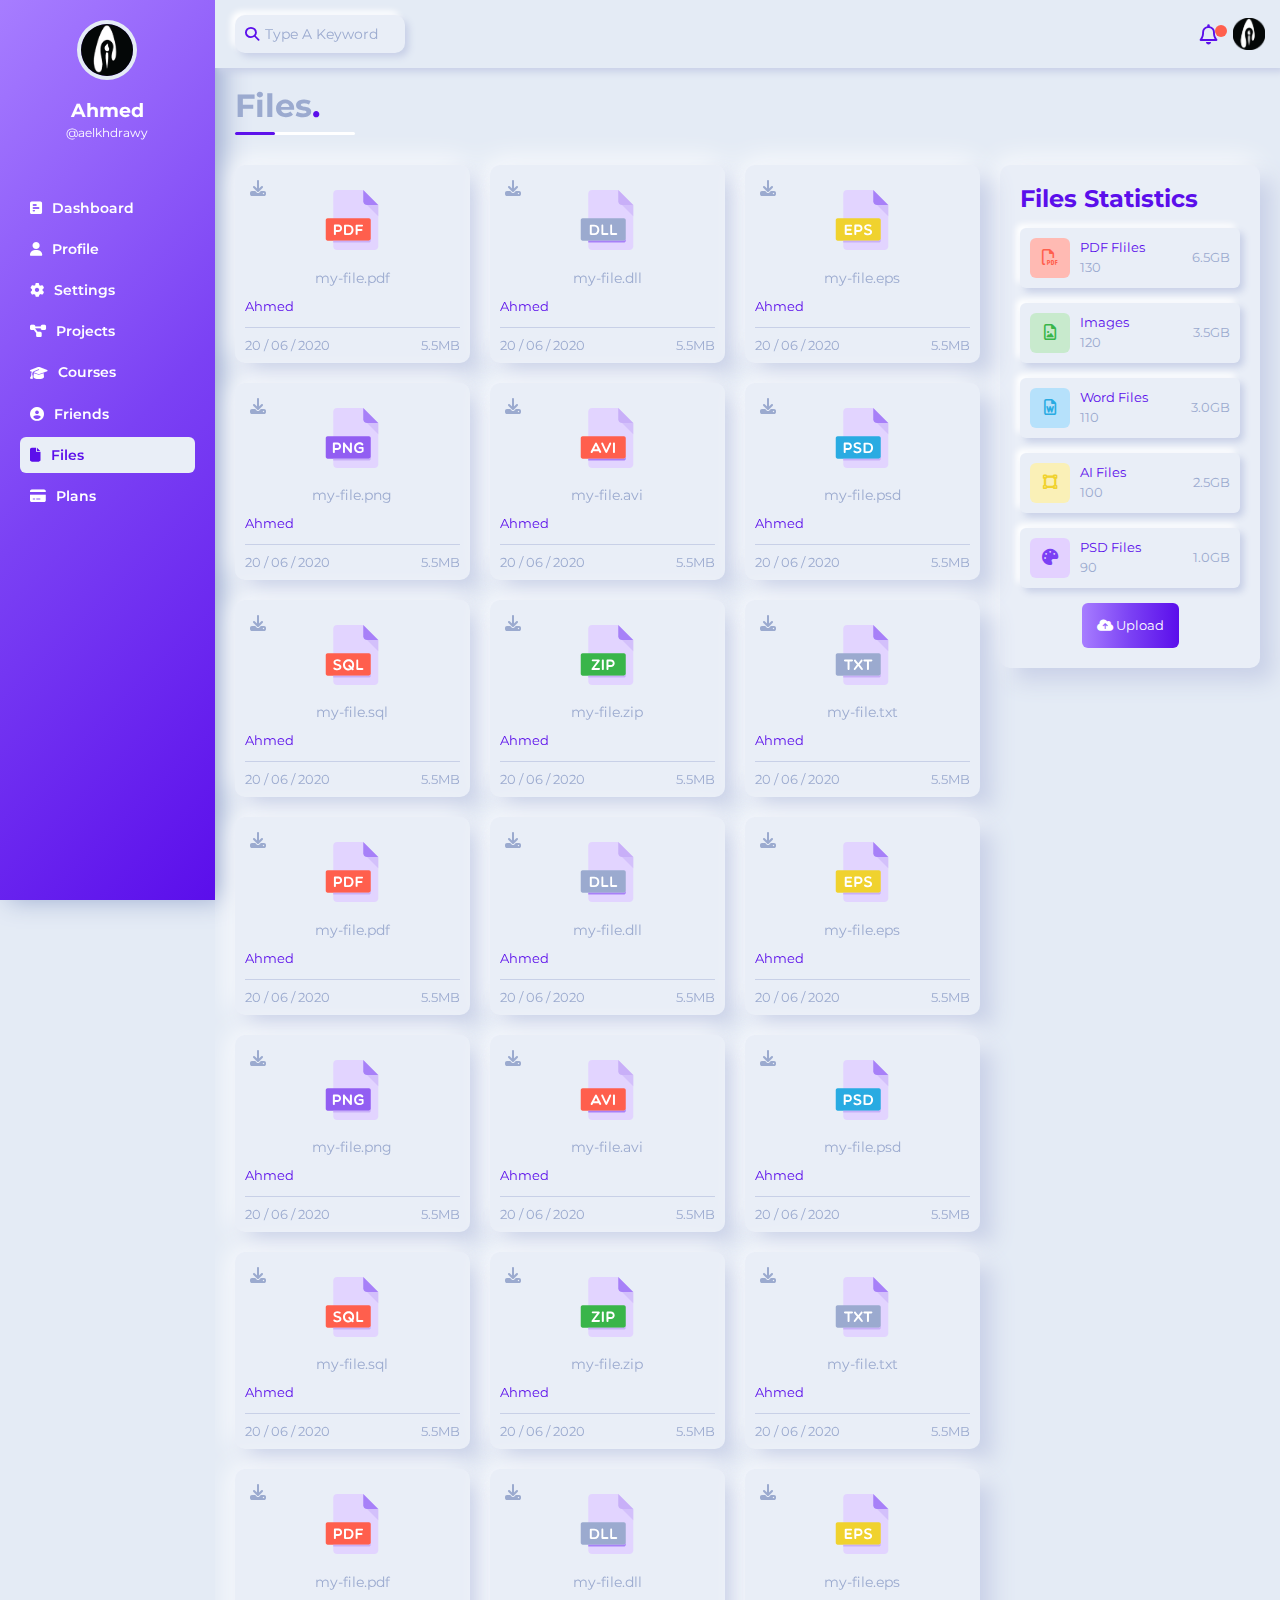
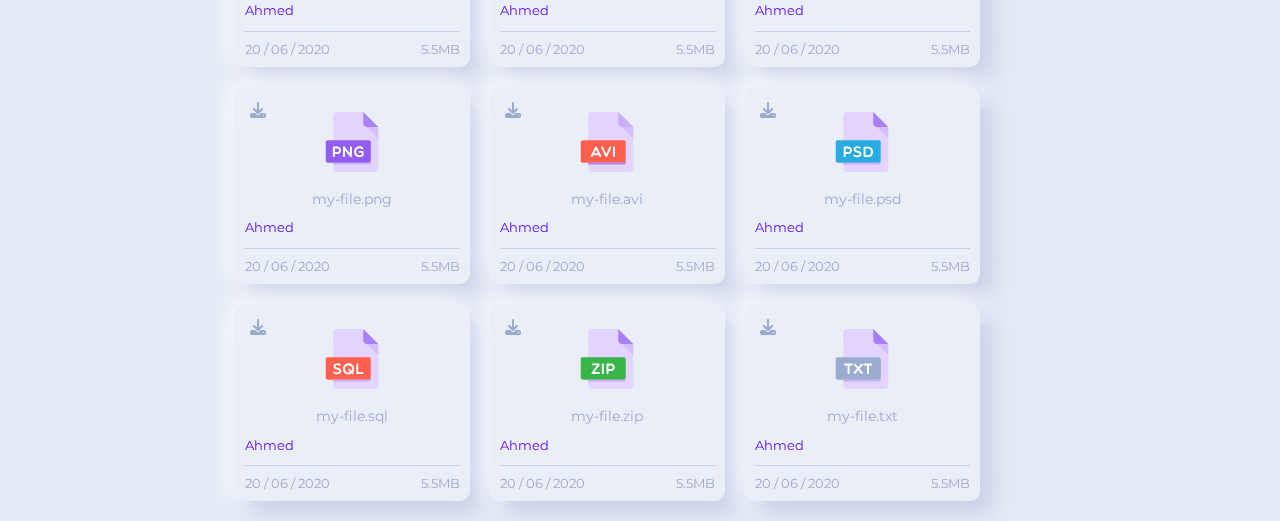
<file: files.html>
<!DOCTYPE html>
<html lang="en">
    <head>
        <meta charset="UTF-8">
        <meta http-equiv="X-UA-Compatible" content="IE=edge">
        <meta name="viewport" content="width=device-width, initial-scale=1.0">
        <title>Dashboard</title>
        <link rel="shortcut icon" href="imgs/favicon.svg" type="image/x-icon">
        <link rel="icon" type="image/png" href="">
        <!-- Normalize -->
        <link rel="stylesheet" href="css/normalize.css">
        <!-- Font Awesome -->
        <link rel="stylesheet" href="css/all.min.css">
        <!-- Start Google Fonts -->
        <link rel="preconnect" href="https://fonts.googleapis.com">
        <link
            rel="preconnect"
            href="https://fonts.gstatic.com"
            crossorigin="crossorigin">
        <link
            href="https://fonts.googleapis.com/css2?family=Cairo:wght@200;400;500;700;900;1000&family=Montserrat:wght@300;400;700;900&family=Nunito:wght@300;400;700;900&family=Roboto:wght@100;300;400;500;700;900&family=Yellowtail&display=swap"
            rel="stylesheet">
        <!-- End Google Fonts -->
        <link rel="stylesheet" href="css/framework.css">
        <link rel="stylesheet" href="css/master.css">
    </head>
    <body>
        <!-- Start Page -->
        <div class="page ds-flex">
            <!-- Start Sidebar -->
            <div class="sidebar h-100vh p-20 pos-sticky top-0 colr-whit bg-grad-135">
                <div class="user-name col-flex txt-c">
                    <a class="cntr-flex" href="index.html">
                        <img class="borad-half" src="imgs/user-logo.png" alt="">
                    </a>
                    <h3 class="name m-0 mt-20 mb-5 pos-relative hid-mob">Ahmed</h3>
                    <span class="u-name fz-12 hid-mob">@aelkhdrawy</span>
                </div>
                <ul>
                    <li>
                        <a class="ds-flex align-c fz-14 borad-6 p-10" href="index.html">
                            <i class="fa-solid fa-square-poll-horizontal"></i>
                            <span class="hid-mob">Dashboard</span>
                        </a>
                    </li>
                    <li>
                        <a class="ds-flex align-c fz-14 borad-6 p-10" href="profile.html">
                            <i class="fa-solid fa-user"></i>
                            <span class="hid-mob">Profile</span>
                        </a>
                    </li>
                    <li>
                        <a class="ds-flex align-c fz-14 borad-6 p-10" href="settings.html">
                            <i class="fa-solid fa-gear"></i>
                            <span class="hid-mob">Settings</span>
                        </a>
                    </li>
                    <li>
                        <a class="ds-flex align-c fz-14 borad-6 p-10" href="projects.html">
                            <i class="fa-solid fa-diagram-project"></i>
                            <span class="hid-mob">Projects</span>
                        </a>
                    </li>
                    <li>
                        <a class="ds-flex align-c fz-14 borad-6 p-10" href="courses.html">
                            <i class="fa-solid fa-graduation-cap"></i>
                            <span class="hid-mob">Courses</span>
                        </a>
                    </li>
                    <li>
                        <a class="ds-flex align-c fz-14 borad-6 p-10" href="friends.html">
                            <i class="fa-solid fa-circle-user"></i>
                            <span class="hid-mob">Friends</span>
                        </a>
                    </li>
                    <li>
                        <a class="active ds-flex align-c fz-14 borad-6 p-10" href="files.html">
                            <i class="fa-solid fa-file"></i>
                            <span class="hid-mob">Files</span>
                        </a>
                    </li>
                    <li>
                        <a class="ds-flex align-c fz-14 borad-6 p-10" href="plans.html">
                            <i class="fa-solid fa-credit-card"></i>
                            <span class="hid-mob">Plans</span>
                        </a>
                    </li>
                </ul>
            </div>
            <!-- End Sidebar -->
            <!-- Start Content -->
            <div class="content w-full bg-gl-2 over-hid">
                <!-- Start Head -->
                <div class="head bg-gl-2 p-15 betwn-flex pos-relative label-shdw">
                    <div class="search pos-relative">
                        <input
                            class="p-10  colr-prim bg-gl-1  pl-30 ml-5 borad-10 inpt-reset label-shdw inpt-fcs-shdw"
                            type="search"
                            name="search"
                            placeholder="Type A Keyword">
                    </div>
                    <div class="icons ds-flex align-c">
                        <span class="pos-relative notifi colr-prim-drk">
                            <i class="fa-regular fa-bell fa-lg bell"></i>
                        </span>
                        <img class="ml-15" src="imgs/user-logo.png" alt="">
                    </div>
                </div>
                <!-- End Head -->
                <!-- Page Main Heading -->
                <h1 class="pos-relative">Files<span class="fw-bold colr-prim-drk">.</span></h1>
                <!-- Start Files Container -->
                <div class="files-container ds-flex f-wrap align-s m-20 gap-20">
                    <!-- Start Statistics Widget -->
                    <div class="files-stats p-20 bg-gl-1 borad-10 bx-shdw">
                        <h2 class="mt-0 mb-15 colr-prim-drk txt-c-mob">Files Statistics</h2>
                        <!-- Start File -->
                        <div class="stat-analys ds-flex align-c p-10 borad-6 mb-15 fz-13 label-shdw">
                            <i class="fa-regular fa-file-pdf fa-lg colr-red bg-red-25 cntr-flex borad-6 icon"></i>
                            <div class="file-info">
                                <span class="colr-prim-drk">PDF Fliles</span>
                                <span class="ds-blk colr-gdrk mt-5">130</span>
                            </div>
                            <div class="size ml-auto colr-gdrk">6.5GB</div>
                        </div>
                        <!-- End File -->
                        <!-- Start File -->
                        <div class="stat-analys ds-flex align-c p-10 borad-6 mb-15 fz-13 label-shdw">
                            <i class="fa-regular fa-file-image fa-lg colr-green bg-green-25 cntr-flex borad-6 icon"></i>
                            <div class="file-info">
                                <span class="colr-prim-drk">Images</span>
                                <span class="ds-blk colr-gdrk mt-5">120</span>
                            </div>
                            <div class="size ml-auto colr-gdrk">3.5GB</div>
                        </div>
                        <!-- End File -->
                        <!-- Start File -->
                        <div class="stat-analys ds-flex align-c p-10 borad-6 mb-15 fz-13 label-shdw">
                            <i class="fa-regular fa-file-word fa-lg colr-blue bg-blu-25 cntr-flex borad-6 icon"></i>
                            <div class="file-info">
                                <span class="colr-prim-drk">Word Files</span>
                                <span class="ds-blk colr-gdrk mt-5">110</span>
                            </div>
                            <div class="size ml-auto colr-gdrk">3.0GB</div>
                        </div>
                        <!-- End File -->
                        <!-- Start File -->
                        <div class="stat-analys ds-flex align-c p-10 borad-6 mb-15 fz-13 label-shdw">
                            <i class="fa-solid fa-vector-square fa-lg colr-yellow bg-yellow-25 cntr-flex borad-6 icon"></i>
                            <div class="file-info">
                                <span class="colr-prim-drk">AI Files</span>
                                <span class="ds-blk colr-gdrk mt-5">100</span>
                            </div>
                            <div class="size ml-auto colr-gdrk">2.5GB</div>
                        </div>
                        <!-- End File -->
                        <!-- Start File -->
                        <div class="stat-analys ds-flex align-c p-10 borad-6 mb-15 fz-13 label-shdw">
                            <i class="fa-solid fa-palette fa-lg colr-prim bg-prim-25 cntr-flex borad-6 icon"></i>
                            <div class="file-info">
                                <span class="colr-prim-drk">PSD Files</span>
                                <span class="ds-blk colr-gdrk mt-5">90</span>
                            </div>
                            <div class="size ml-auto colr-gdrk">1.0GB</div>
                        </div>
                        <!-- End File -->
                        <a class="upload fz-13 borad-6 ds-blk w-fit bg-grad-right colr-whit p-15 mt-15 mb-0 ml-auto mr-auto" href="" >
                            <i class="fa-solid fa-cloud-arrow-up"></i>
                            Upload
                        </a>
                    </div>
                    <!-- End Statistics Widget -->
                    <!-- Start Files Types -->
                    <div class="files-types ds-grid gap-20 flex-1">
                        <!-- Start File -->
                        <div class="file bg-gl-1 p-10 borad-10 bx-shdw pos-relative">
                            <i class="fa-solid fa-download colr-gdrk pos-absolute"></i>
                            <div class="icon txt-c">
                                <img class="mt-15 mb-15" src="imgs/pdf.svg" alt="">
                            </div>
                            <div class="file-name txt-c mb-10 fz-14 colr-gdrk">my-file.pdf</div>
                            <p class="colr-prim-drk fz-13">Ahmed</p>
                            <div class="file-info betwn-flex mt-10 pt-10 fz-13 colr-gdrk">
                                <span>20 / 06 / 2020</span>
                                <span>5.5MB</span>
                            </div>
                        </div>
                        <!-- End File -->
                        <!-- Start File -->
                        <div class="file bg-gl-1 p-10 borad-10 bx-shdw pos-relative">
                            <i class="fa-solid fa-download colr-gdrk pos-absolute"></i>
                            <div class="icon txt-c">
                                <img class="mt-15 mb-15" src="imgs/dll.svg" alt="">
                            </div>
                            <div class="file-name txt-c mb-10 fz-14 colr-gdrk">my-file.dll</div>
                            <p class="colr-prim-drk fz-13">Ahmed</p>
                            <div class="file-info betwn-flex mt-10 pt-10 fz-13 colr-gdrk">
                                <span>20 / 06 / 2020</span>
                                <span>5.5MB</span>
                            </div>
                        </div>
                        <!-- End File -->
                        <!-- Start File -->
                        <div class="file bg-gl-1 p-10 borad-10 bx-shdw pos-relative">
                            <i class="fa-solid fa-download colr-gdrk pos-absolute"></i>
                            <div class="icon txt-c">
                                <img class="mt-15 mb-15" src="imgs/eps.svg" alt="">
                            </div>
                            <div class="file-name txt-c mb-10 fz-14 colr-gdrk">my-file.eps</div>
                            <p class="colr-prim-drk fz-13">Ahmed</p>
                            <div class="file-info betwn-flex mt-10 pt-10 fz-13 colr-gdrk">
                                <span>20 / 06 / 2020</span>
                                <span>5.5MB</span>
                            </div>
                        </div>
                        <!-- End File -->
                        <!-- Start File -->
                        <div class="file bg-gl-1 p-10 borad-10 bx-shdw pos-relative">
                            <i class="fa-solid fa-download colr-gdrk pos-absolute"></i>
                            <div class="icon txt-c">
                                <img class="mt-15 mb-15" src="imgs/png.svg" alt="">
                            </div>
                            <div class="file-name txt-c mb-10 fz-14 colr-gdrk">my-file.png</div>
                            <p class="colr-prim-drk fz-13">Ahmed</p>
                            <div class="file-info betwn-flex mt-10 pt-10 fz-13 colr-gdrk">
                                <span>20 / 06 / 2020</span>
                                <span>5.5MB</span>
                            </div>
                        </div>
                        <!-- End File -->
                        <!-- Start File -->
                        <div class="file bg-gl-1 p-10 borad-10 bx-shdw pos-relative">
                            <i class="fa-solid fa-download colr-gdrk pos-absolute"></i>
                            <div class="icon txt-c">
                                <img class="mt-15 mb-15" src="imgs/avi.svg" alt="">
                            </div>
                            <div class="file-name txt-c mb-10 fz-14 colr-gdrk">my-file.avi</div>
                            <p class="colr-prim-drk fz-13">Ahmed</p>
                            <div class="file-info betwn-flex mt-10 pt-10 fz-13 colr-gdrk">
                                <span>20 / 06 / 2020</span>
                                <span>5.5MB</span>
                            </div>
                        </div>
                        <!-- End File -->
                        <!-- Start File -->
                        <div class="file bg-gl-1 p-10 borad-10 bx-shdw pos-relative">
                            <i class="fa-solid fa-download colr-gdrk pos-absolute"></i>
                            <div class="icon txt-c">
                                <img class="mt-15 mb-15" src="imgs/psd.svg" alt="">
                            </div>
                            <div class="file-name txt-c mb-10 fz-14 colr-gdrk">my-file.psd</div>
                            <p class="colr-prim-drk fz-13">Ahmed</p>
                            <div class="file-info betwn-flex mt-10 pt-10 fz-13 colr-gdrk">
                                <span>20 / 06 / 2020</span>
                                <span>5.5MB</span>
                            </div>
                        </div>
                        <!-- End File -->
                        <!-- Start File -->
                        <div class="file bg-gl-1 p-10 borad-10 bx-shdw pos-relative">
                            <i class="fa-solid fa-download colr-gdrk pos-absolute"></i>
                            <div class="icon txt-c">
                                <img class="mt-15 mb-15" src="imgs/sql.svg" alt="">
                            </div>
                            <div class="file-name txt-c mb-10 fz-14 colr-gdrk">my-file.sql</div>
                            <p class="colr-prim-drk fz-13">Ahmed</p>
                            <div class="file-info betwn-flex mt-10 pt-10 fz-13 colr-gdrk">
                                <span>20 / 06 / 2020</span>
                                <span>5.5MB</span>
                            </div>
                        </div>
                        <!-- End File -->
                        <!-- Start File -->
                        <div class="file bg-gl-1 p-10 borad-10 bx-shdw pos-relative">
                            <i class="fa-solid fa-download colr-gdrk pos-absolute"></i>
                            <div class="icon txt-c">
                                <img class="mt-15 mb-15" src="imgs/zip.svg" alt="">
                            </div>
                            <div class="file-name txt-c mb-10 fz-14 colr-gdrk">my-file.zip</div>
                            <p class="colr-prim-drk fz-13">Ahmed</p>
                            <div class="file-info betwn-flex mt-10 pt-10 fz-13 colr-gdrk">
                                <span>20 / 06 / 2020</span>
                                <span>5.5MB</span>
                            </div>
                        </div>
                        <!-- End File -->
                        <!-- Start File -->
                        <div class="file bg-gl-1 p-10 borad-10 bx-shdw pos-relative">
                            <i class="fa-solid fa-download colr-gdrk pos-absolute"></i>
                            <div class="icon txt-c">
                                <img class="mt-15 mb-15" src="imgs/txt.svg" alt="">
                            </div>
                            <div class="file-name txt-c mb-10 fz-14 colr-gdrk">my-file.txt</div>
                            <p class="colr-prim-drk fz-13">Ahmed</p>
                            <div class="file-info betwn-flex mt-10 pt-10 fz-13 colr-gdrk">
                                <span>20 / 06 / 2020</span>
                                <span>5.5MB</span>
                            </div>
                        </div>
                        <!-- End File -->
                        <!-- Start File -->
                        <div class="file bg-gl-1 p-10 borad-10 bx-shdw pos-relative">
                            <i class="fa-solid fa-download colr-gdrk pos-absolute"></i>
                            <div class="icon txt-c">
                                <img class="mt-15 mb-15" src="imgs/pdf.svg" alt="">
                            </div>
                            <div class="file-name txt-c mb-10 fz-14 colr-gdrk">my-file.pdf</div>
                            <p class="colr-prim-drk fz-13">Ahmed</p>
                            <div class="file-info betwn-flex mt-10 pt-10 fz-13 colr-gdrk">
                                <span>20 / 06 / 2020</span>
                                <span>5.5MB</span>
                            </div>
                        </div>
                        <!-- End File -->
                        <!-- Start File -->
                        <div class="file bg-gl-1 p-10 borad-10 bx-shdw pos-relative">
                            <i class="fa-solid fa-download colr-gdrk pos-absolute"></i>
                            <div class="icon txt-c">
                                <img class="mt-15 mb-15" src="imgs/dll.svg" alt="">
                            </div>
                            <div class="file-name txt-c mb-10 fz-14 colr-gdrk">my-file.dll</div>
                            <p class="colr-prim-drk fz-13">Ahmed</p>
                            <div class="file-info betwn-flex mt-10 pt-10 fz-13 colr-gdrk">
                                <span>20 / 06 / 2020</span>
                                <span>5.5MB</span>
                            </div>
                        </div>
                        <!-- End File -->
                        <!-- Start File -->
                        <div class="file bg-gl-1 p-10 borad-10 bx-shdw pos-relative">
                            <i class="fa-solid fa-download colr-gdrk pos-absolute"></i>
                            <div class="icon txt-c">
                                <img class="mt-15 mb-15" src="imgs/eps.svg" alt="">
                            </div>
                            <div class="file-name txt-c mb-10 fz-14 colr-gdrk">my-file.eps</div>
                            <p class="colr-prim-drk fz-13">Ahmed</p>
                            <div class="file-info betwn-flex mt-10 pt-10 fz-13 colr-gdrk">
                                <span>20 / 06 / 2020</span>
                                <span>5.5MB</span>
                            </div>
                        </div>
                        <!-- End File -->
                        <!-- Start File -->
                        <div class="file bg-gl-1 p-10 borad-10 bx-shdw pos-relative">
                            <i class="fa-solid fa-download colr-gdrk pos-absolute"></i>
                            <div class="icon txt-c">
                                <img class="mt-15 mb-15" src="imgs/png.svg" alt="">
                            </div>
                            <div class="file-name txt-c mb-10 fz-14 colr-gdrk">my-file.png</div>
                            <p class="colr-prim-drk fz-13">Ahmed</p>
                            <div class="file-info betwn-flex mt-10 pt-10 fz-13 colr-gdrk">
                                <span>20 / 06 / 2020</span>
                                <span>5.5MB</span>
                            </div>
                        </div>
                        <!-- End File -->
                        <!-- Start File -->
                        <div class="file bg-gl-1 p-10 borad-10 bx-shdw pos-relative">
                            <i class="fa-solid fa-download colr-gdrk pos-absolute"></i>
                            <div class="icon txt-c">
                                <img class="mt-15 mb-15" src="imgs/avi.svg" alt="">
                            </div>
                            <div class="file-name txt-c mb-10 fz-14 colr-gdrk">my-file.avi</div>
                            <p class="colr-prim-drk fz-13">Ahmed</p>
                            <div class="file-info betwn-flex mt-10 pt-10 fz-13 colr-gdrk">
                                <span>20 / 06 / 2020</span>
                                <span>5.5MB</span>
                            </div>
                        </div>
                        <!-- End File -->
                        <!-- Start File -->
                        <div class="file bg-gl-1 p-10 borad-10 bx-shdw pos-relative">
                            <i class="fa-solid fa-download colr-gdrk pos-absolute"></i>
                            <div class="icon txt-c">
                                <img class="mt-15 mb-15" src="imgs/psd.svg" alt="">
                            </div>
                            <div class="file-name txt-c mb-10 fz-14 colr-gdrk">my-file.psd</div>
                            <p class="colr-prim-drk fz-13">Ahmed</p>
                            <div class="file-info betwn-flex mt-10 pt-10 fz-13 colr-gdrk">
                                <span>20 / 06 / 2020</span>
                                <span>5.5MB</span>
                            </div>
                        </div>
                        <!-- End File -->
                        <!-- Start File -->
                        <div class="file bg-gl-1 p-10 borad-10 bx-shdw pos-relative">
                            <i class="fa-solid fa-download colr-gdrk pos-absolute"></i>
                            <div class="icon txt-c">
                                <img class="mt-15 mb-15" src="imgs/sql.svg" alt="">
                            </div>
                            <div class="file-name txt-c mb-10 fz-14 colr-gdrk">my-file.sql</div>
                            <p class="colr-prim-drk fz-13">Ahmed</p>
                            <div class="file-info betwn-flex mt-10 pt-10 fz-13 colr-gdrk">
                                <span>20 / 06 / 2020</span>
                                <span>5.5MB</span>
                            </div>
                        </div>
                        <!-- End File -->
                        <!-- Start File -->
                        <div class="file bg-gl-1 p-10 borad-10 bx-shdw pos-relative">
                            <i class="fa-solid fa-download colr-gdrk pos-absolute"></i>
                            <div class="icon txt-c">
                                <img class="mt-15 mb-15" src="imgs/zip.svg" alt="">
                            </div>
                            <div class="file-name txt-c mb-10 fz-14 colr-gdrk">my-file.zip</div>
                            <p class="colr-prim-drk fz-13">Ahmed</p>
                            <div class="file-info betwn-flex mt-10 pt-10 fz-13 colr-gdrk">
                                <span>20 / 06 / 2020</span>
                                <span>5.5MB</span>
                            </div>
                        </div>
                        <!-- End File -->
                        <!-- Start File -->
                        <div class="file bg-gl-1 p-10 borad-10 bx-shdw pos-relative">
                            <i class="fa-solid fa-download colr-gdrk pos-absolute"></i>
                            <div class="icon txt-c">
                                <img class="mt-15 mb-15" src="imgs/txt.svg" alt="">
                            </div>
                            <div class="file-name txt-c mb-10 fz-14 colr-gdrk">my-file.txt</div>
                            <p class="colr-prim-drk fz-13">Ahmed</p>
                            <div class="file-info betwn-flex mt-10 pt-10 fz-13 colr-gdrk">
                                <span>20 / 06 / 2020</span>
                                <span>5.5MB</span>
                            </div>
                        </div>
                        <!-- End File -->
                        <!-- Start File -->
                        <div class="file bg-gl-1 p-10 borad-10 bx-shdw pos-relative">
                            <i class="fa-solid fa-download colr-gdrk pos-absolute"></i>
                            <div class="icon txt-c">
                                <img class="mt-15 mb-15" src="imgs/pdf.svg" alt="">
                            </div>
                            <div class="file-name txt-c mb-10 fz-14 colr-gdrk">my-file.pdf</div>
                            <p class="colr-prim-drk fz-13">Ahmed</p>
                            <div class="file-info betwn-flex mt-10 pt-10 fz-13 colr-gdrk">
                                <span>20 / 06 / 2020</span>
                                <span>5.5MB</span>
                            </div>
                        </div>
                        <!-- End File -->
                        <!-- Start File -->
                        <div class="file bg-gl-1 p-10 borad-10 bx-shdw pos-relative">
                            <i class="fa-solid fa-download colr-gdrk pos-absolute"></i>
                            <div class="icon txt-c">
                                <img class="mt-15 mb-15" src="imgs/dll.svg" alt="">
                            </div>
                            <div class="file-name txt-c mb-10 fz-14 colr-gdrk">my-file.dll</div>
                            <p class="colr-prim-drk fz-13">Ahmed</p>
                            <div class="file-info betwn-flex mt-10 pt-10 fz-13 colr-gdrk">
                                <span>20 / 06 / 2020</span>
                                <span>5.5MB</span>
                            </div>
                        </div>
                        <!-- End File -->
                        <!-- Start File -->
                        <div class="file bg-gl-1 p-10 borad-10 bx-shdw pos-relative">
                            <i class="fa-solid fa-download colr-gdrk pos-absolute"></i>
                            <div class="icon txt-c">
                                <img class="mt-15 mb-15" src="imgs/eps.svg" alt="">
                            </div>
                            <div class="file-name txt-c mb-10 fz-14 colr-gdrk">my-file.eps</div>
                            <p class="colr-prim-drk fz-13">Ahmed</p>
                            <div class="file-info betwn-flex mt-10 pt-10 fz-13 colr-gdrk">
                                <span>20 / 06 / 2020</span>
                                <span>5.5MB</span>
                            </div>
                        </div>
                        <!-- End File -->
                        <!-- Start File -->
                        <div class="file bg-gl-1 p-10 borad-10 bx-shdw pos-relative">
                            <i class="fa-solid fa-download colr-gdrk pos-absolute"></i>
                            <div class="icon txt-c">
                                <img class="mt-15 mb-15" src="imgs/png.svg" alt="">
                            </div>
                            <div class="file-name txt-c mb-10 fz-14 colr-gdrk">my-file.png</div>
                            <p class="colr-prim-drk fz-13">Ahmed</p>
                            <div class="file-info betwn-flex mt-10 pt-10 fz-13 colr-gdrk">
                                <span>20 / 06 / 2020</span>
                                <span>5.5MB</span>
                            </div>
                        </div>
                        <!-- End File -->
                        <!-- Start File -->
                        <div class="file bg-gl-1 p-10 borad-10 bx-shdw pos-relative">
                            <i class="fa-solid fa-download colr-gdrk pos-absolute"></i>
                            <div class="icon txt-c">
                                <img class="mt-15 mb-15" src="imgs/avi.svg" alt="">
                            </div>
                            <div class="file-name txt-c mb-10 fz-14 colr-gdrk">my-file.avi</div>
                            <p class="colr-prim-drk fz-13">Ahmed</p>
                            <div class="file-info betwn-flex mt-10 pt-10 fz-13 colr-gdrk">
                                <span>20 / 06 / 2020</span>
                                <span>5.5MB</span>
                            </div>
                        </div>
                        <!-- End File -->
                        <!-- Start File -->
                        <div class="file bg-gl-1 p-10 borad-10 bx-shdw pos-relative">
                            <i class="fa-solid fa-download colr-gdrk pos-absolute"></i>
                            <div class="icon txt-c">
                                <img class="mt-15 mb-15" src="imgs/psd.svg" alt="">
                            </div>
                            <div class="file-name txt-c mb-10 fz-14 colr-gdrk">my-file.psd</div>
                            <p class="colr-prim-drk fz-13">Ahmed</p>
                            <div class="file-info betwn-flex mt-10 pt-10 fz-13 colr-gdrk">
                                <span>20 / 06 / 2020</span>
                                <span>5.5MB</span>
                            </div>
                        </div>
                        <!-- End File -->
                        <!-- Start File -->
                        <div class="file bg-gl-1 p-10 borad-10 bx-shdw pos-relative">
                            <i class="fa-solid fa-download colr-gdrk pos-absolute"></i>
                            <div class="icon txt-c">
                                <img class="mt-15 mb-15" src="imgs/sql.svg" alt="">
                            </div>
                            <div class="file-name txt-c mb-10 fz-14 colr-gdrk">my-file.sql</div>
                            <p class="colr-prim-drk fz-13">Ahmed</p>
                            <div class="file-info betwn-flex mt-10 pt-10 fz-13 colr-gdrk">
                                <span>20 / 06 / 2020</span>
                                <span>5.5MB</span>
                            </div>
                        </div>
                        <!-- End File -->
                        <!-- Start File -->
                        <div class="file bg-gl-1 p-10 borad-10 bx-shdw pos-relative">
                            <i class="fa-solid fa-download colr-gdrk pos-absolute"></i>
                            <div class="icon txt-c">
                                <img class="mt-15 mb-15" src="imgs/zip.svg" alt="">
                            </div>
                            <div class="file-name txt-c mb-10 fz-14 colr-gdrk">my-file.zip</div>
                            <p class="colr-prim-drk fz-13">Ahmed</p>
                            <div class="file-info betwn-flex mt-10 pt-10 fz-13 colr-gdrk">
                                <span>20 / 06 / 2020</span>
                                <span>5.5MB</span>
                            </div>
                        </div>
                        <!-- End File -->
                        <!-- Start File -->
                        <div class="file bg-gl-1 p-10 borad-10 bx-shdw pos-relative">
                            <i class="fa-solid fa-download colr-gdrk pos-absolute"></i>
                            <div class="icon txt-c">
                                <img class="mt-15 mb-15" src="imgs/txt.svg" alt="">
                            </div>
                            <div class="file-name txt-c mb-10 fz-14 colr-gdrk">my-file.txt</div>
                            <p class="colr-prim-drk fz-13">Ahmed</p>
                            <div class="file-info betwn-flex mt-10 pt-10 fz-13 colr-gdrk">
                                <span>20 / 06 / 2020</span>
                                <span>5.5MB</span>
                            </div>
                        </div>
                        <!-- End File -->
                    </div>
                    <!-- End Files Types -->
                </div>
                <!-- End Files Wrapper -->
            </div>
            <!-- End Content -->
        </div>
        <!-- End Page -->
    </body>
</html>
</file>
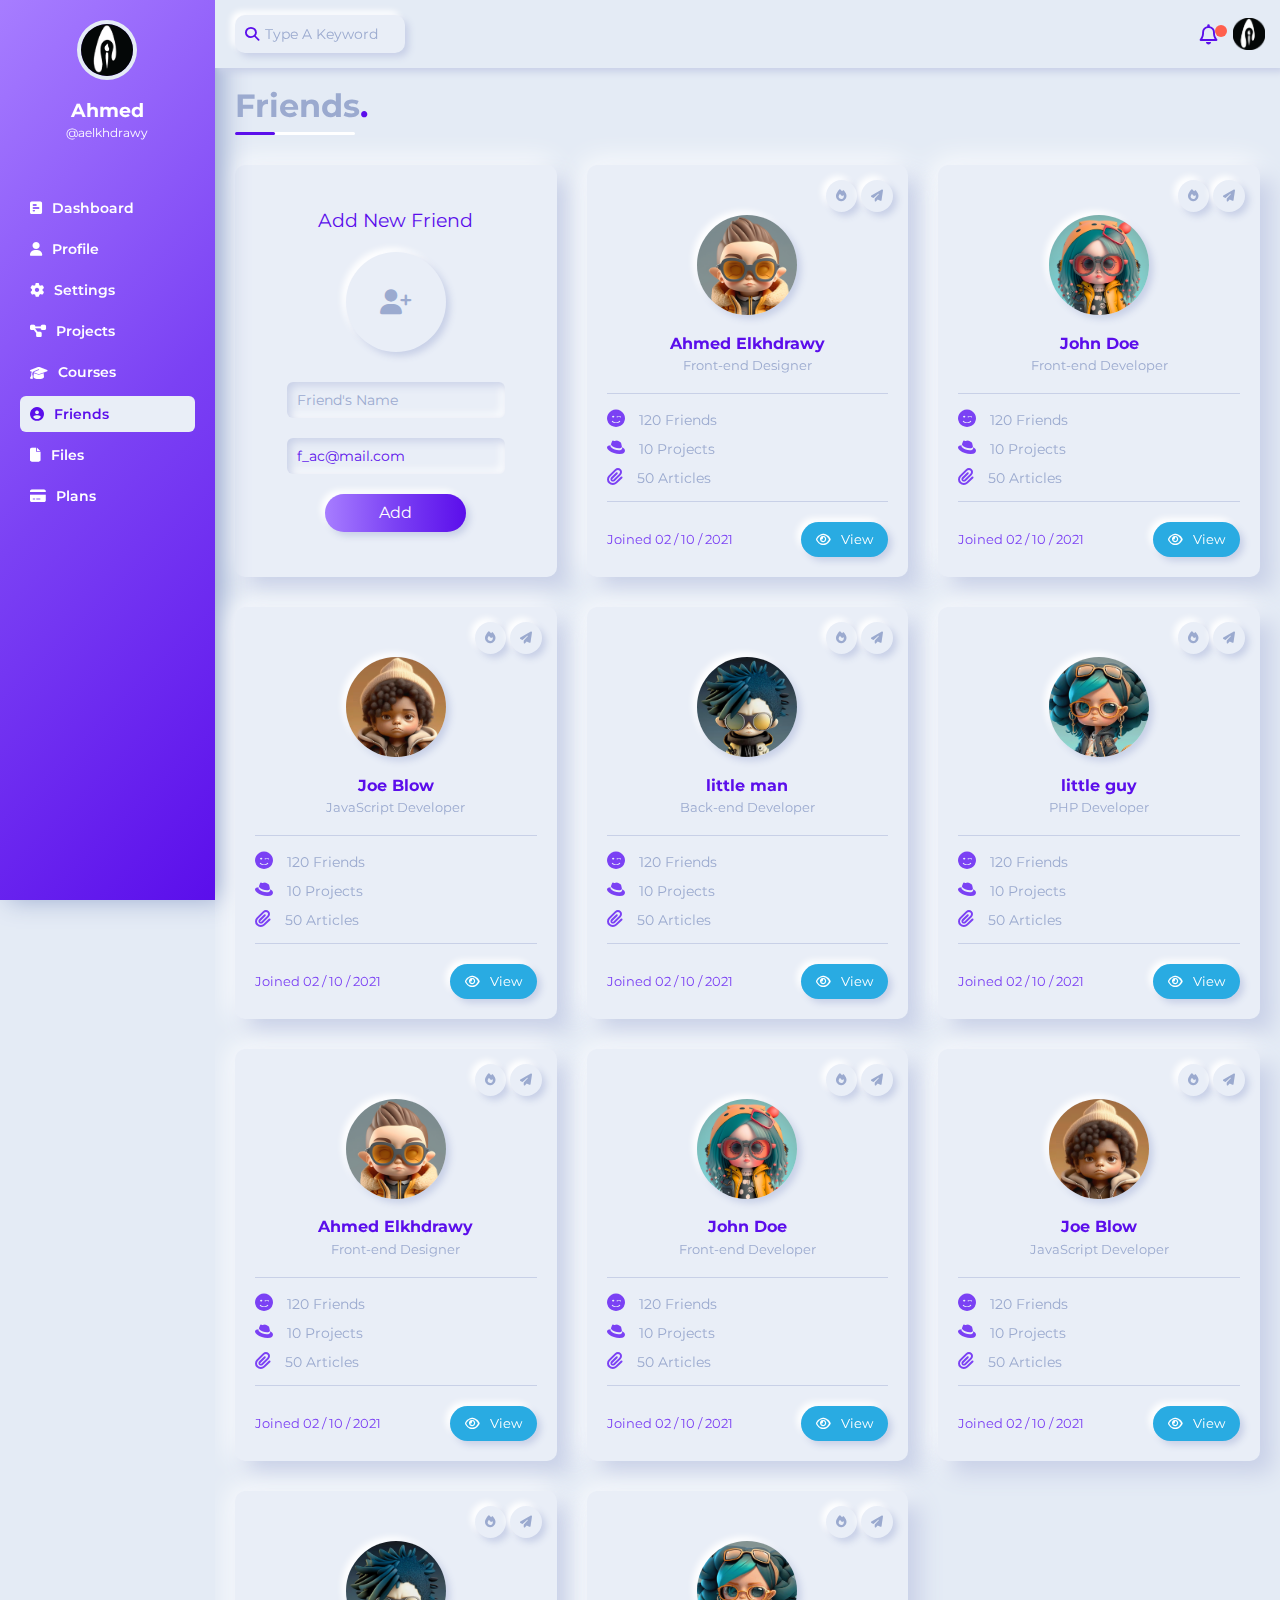
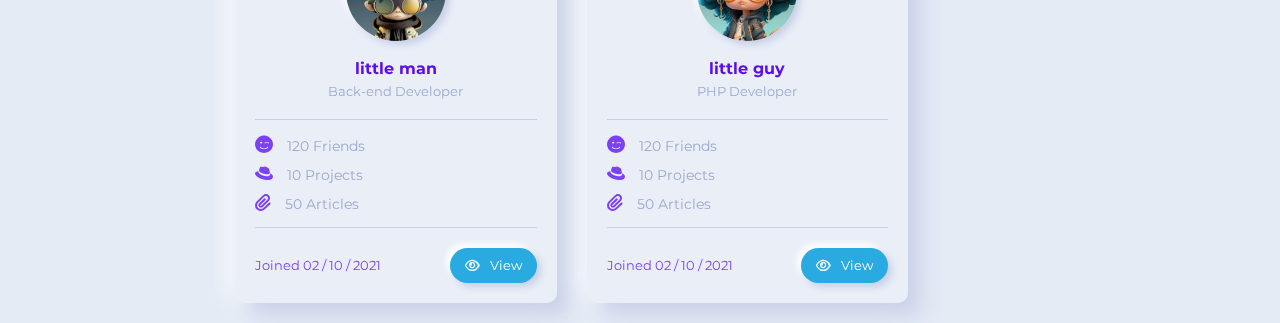
<file: friends.html>
<!DOCTYPE html>
<html lang="en">
    <head>
        <meta charset="UTF-8">
        <meta http-equiv="X-UA-Compatible" content="IE=edge">
        <meta name="viewport" content="width=device-width, initial-scale=1.0">
        <title>Dashboard</title>
        <link rel="shortcut icon" href="imgs/favicon.svg" type="image/x-icon">
        <link rel="icon" type="image/png" href="">
        <!-- Normalize -->
        <link rel="stylesheet" href="css/normalize.css">
        <!-- Font Awesome -->
        <link rel="stylesheet" href="css/all.min.css">
        <!-- Start Google Fonts -->
        <link rel="preconnect" href="https://fonts.googleapis.com">
        <link
            rel="preconnect"
            href="https://fonts.gstatic.com"
            crossorigin="crossorigin">
        <link
            href="https://fonts.googleapis.com/css2?family=Cairo:wght@200;400;500;700;900;1000&family=Montserrat:wght@300;400;700;900&family=Nunito:wght@300;400;700;900&family=Roboto:wght@100;300;400;500;700;900&family=Yellowtail&display=swap"
            rel="stylesheet">
        <!-- End Google Fonts -->
        <link rel="stylesheet" href="css/framework.css">
        <link rel="stylesheet" href="css/master.css">
    </head>
    <body>
        <!-- Start Page -->
        <div class="page ds-flex">
            <!-- Start Sidebar -->
            <div class="sidebar h-100vh p-20 pos-sticky top-0 colr-whit bg-grad-135">
                <div class="user-name col-flex txt-c">
                    <a class="cntr-flex" href="index.html">
                        <img class="borad-half" src="imgs/user-logo.png" alt="">
                    </a>
                    <h3 class="name m-0 mt-20 mb-5 pos-relative hid-mob">Ahmed</h3>
                    <span class="u-name fz-12 hid-mob">@aelkhdrawy</span>
                </div>
                <ul>
                    <li>
                        <a class="ds-flex align-c fz-14 borad-6 p-10" href="index.html">
                            <i class="fa-solid fa-square-poll-horizontal"></i>
                            <span class="hid-mob">Dashboard</span>
                        </a>
                    </li>
                    <li>
                        <a class="ds-flex align-c fz-14 borad-6 p-10" href="profile.html">
                            <i class="fa-solid fa-user"></i>
                            <span class="hid-mob">Profile</span>
                        </a>
                    </li>
                    <li>
                        <a class="ds-flex align-c fz-14 borad-6 p-10" href="settings.html">
                            <i class="fa-solid fa-gear"></i>
                            <span class="hid-mob">Settings</span>
                        </a>
                    </li>
                    <li>
                        <a class="ds-flex align-c fz-14 borad-6 p-10" href="projects.html">
                            <i class="fa-solid fa-diagram-project"></i>
                            <span class="hid-mob">Projects</span>
                        </a>
                    </li>
                    <li>
                        <a class="ds-flex align-c fz-14 borad-6 p-10" href="courses.html">
                            <i class="fa-solid fa-graduation-cap"></i>
                            <span class="hid-mob">Courses</span>
                        </a>
                    </li>
                    <li>
                        <a class="active ds-flex align-c fz-14 borad-6 p-10" href="friends.html">
                            <i class="fa-solid fa-circle-user"></i>
                            <span class="hid-mob">Friends</span>
                        </a>
                    </li>
                    <li>
                        <a class="ds-flex align-c fz-14 borad-6 p-10" href="files.html">
                            <i class="fa-solid fa-file"></i>
                            <span class="hid-mob">Files</span>
                        </a>
                    </li>
                    <li>
                        <a class="ds-flex align-c fz-14 borad-6 p-10" href="plans.html">
                            <i class="fa-solid fa-credit-card"></i>
                            <span class="hid-mob">Plans</span>
                        </a>
                    </li>
                </ul>
            </div>
            <!-- End Sidebar -->
            <!-- Start Content -->
            <div class="content w-full bg-gl-2 over-hid">
                <!-- Start Head -->
                <div class="head bg-gl-2 p-15 betwn-flex pos-relative label-shdw">
                    <div class="search pos-relative">
                        <input
                            class="p-10  colr-prim bg-gl-1  pl-30 ml-5 borad-10 inpt-reset label-shdw inpt-fcs-shdw"
                            type="search"
                            name="search"
                            placeholder="Type A Keyword">
                    </div>
                    <div class="icons ds-flex align-c">
                        <span class="pos-relative notifi colr-prim-drk">
                            <i class="fa-regular fa-bell fa-lg bell"></i>
                        </span>
                        <img class="ml-15" src="imgs/user-logo.png" alt="">
                    </div>
                </div>
                <!-- End Head -->
                <!-- Page Main Heading -->
                <h1 class="pos-relative">Friends<span class="fw-bold colr-prim-drk">.</span></h1>
                <!-- Start Friends Wrapper -->
                <div class="friends-wrapper ds-grid gap-30 m-20">
                    <!-- Start Add Friend Widget -->
                    <div class="add-friend p-20 borad-10 bg-gl-1 bx-shdw col-flex ">
                        <h3 class="colr-prim-drk mt-0 mb-20 fw-norm">Add New Friend</h3>
                        <i
                            class="fa-solid fa-user-plus colr-gdrk bg-gl-1 label-shdw mb-30 borad-half cntr-flex fz-25 w-100 h-100"></i>
                        <input class="inpt-reset fz-14 ds-blk borad-6 p-10 mb-20 bg-gl-1 inset-shdw" type="text" name="name" id="" placeholder="Friend's Name">
                        <input
                            class="inpt-reset fz-14 ds-blk borad-6 p-10 mb-20 bg-gl-1 inset-shdw" type="email" name="email" id="" placeholder="Friend's Emial" value="f_ac@mail.com">
                        <input
                            class="inpt-reset ds-blk btn-prim p-10 w-half borad-20 bg-grad-right label-shdw" type="submit" value="Add">
                    </div>
                    <!-- End Add Friend Widget -->
                    <!-- Start Friend Widget -->
                    <div class="friend p-20 borad-10 bg-gl-1 pos-relative bx-shdw">
                        <div class="contact colr-gdrk pos-absolute">
                            <i class="fa-solid fa-fire p-10 borad-half bg-gl-1 label-shdw fz-12"></i>
                            <i class="fa-solid fa-paper-plane p-10 borad-half bg-gl-1 label-shdw fz-12"></i>
                        </div>
                        <div class="friend-info txt-c">
                            <img
                                class="borad-half mt-30 mb-15 w-100 h-100 label-shdw"
                                src="imgs/team-05.png"
                                alt="">
                            <h4 class="m-0 colr-prim-drk">Ahmed Elkhdrawy</h4>
                            <p class="fz-13 mt-5 mb-0 colr-gdrk">Front-end Designer</p>
                        </div>
                        <div class="friend-activity bordt-gry-1 bordb-gry-1 mt-20 mb-20 pt-15 pb-15 colr-gdrk fz-14">
                            <div class="mb-10">
                                <i class="fa-solid fa-face-smile-wink fz-18 mr-10 colr-prim"></i>
                                <span>120 Friends</span>
                            </div>
                            <div class="mb-10">
                                <i class="fa-brands fa-redhat fz-18 mr-10 colr-prim"></i>
                                <span>10 Projects</span>
                            </div>
                            <div>
                                <i class="fa-solid fa-paperclip fz-18 mr-10 colr-prim"></i>
                                <span>50 Articles</span>
                            </div>
                        </div>
                        <div class="action-tfriend betwn-flex fz-13">
                            <span class="colr-prim">Joined 02 / 10 / 2021</span>
                            <a
                                class="btn-prim w-fit gap-10 pt-10 pb-10 pr-15 pl-15 borad-20 bg-prim-blu betwn-flex label-shdw"
                                href="profile.html">
                                <i class="fa-regular fa-eye"></i>
                                <span>View</span>
                            </a>
                        </div>
                    </div>
                    <!-- End Friend Widget -->
                    <!-- Start Friend Widget -->
                    <div class="friend p-20 borad-10 bg-gl-1 pos-relative bx-shdw">
                        <div class="contact colr-gdrk pos-absolute">
                            <i class="fa-solid fa-fire p-10 borad-half bg-gl-1 label-shdw fz-12"></i>
                            <i class="fa-solid fa-paper-plane p-10 borad-half bg-gl-1 label-shdw fz-12"></i>
                        </div>
                        <div class="friend-info txt-c">
                            <img
                                class="borad-half mt-30 mb-15 w-100 h-100 label-shdw"
                                src="imgs/team-01.png"
                                alt="">
                            <h4 class="m-0 colr-prim-drk">John Doe</h4>
                            <p class="fz-13 mt-5 mb-0 colr-gdrk">Front-end Developer</p>
                        </div>
                        <div class="friend-activity bordt-gry-1 bordb-gry-1 mt-20 mb-20 pt-15 pb-15 colr-gdrk fz-14">
                            <div class="mb-10">
                                <i class="fa-solid fa-face-smile-wink fz-18 mr-10 colr-prim"></i>
                                <span>120 Friends</span>
                            </div>
                            <div class="mb-10">
                                <i class="fa-brands fa-redhat fz-18 mr-10 colr-prim"></i>
                                <span>10 Projects</span>
                            </div>
                            <div>
                                <i class="fa-solid fa-paperclip fz-18 mr-10 colr-prim"></i>
                                <span>50 Articles</span>
                            </div>
                        </div>
                        <div class="action-tfriend betwn-flex fz-13">
                            <span class="colr-prim">Joined 02 / 10 / 2021</span>
                            <a
                                class="btn-prim w-fit gap-10 pt-10 pb-10 pr-15 pl-15 borad-20 bg-prim-blu betwn-flex label-shdw"
                                href="profile.html">
                                <i class="fa-regular fa-eye"></i>
                                <span>View</span>
                            </a>
                        </div>
                    </div>
                    <!-- End Friend Widget -->
                    <!-- Start Friend Widget -->
                    <div class="friend p-20 borad-10 bg-gl-1 pos-relative bx-shdw">
                        <div class="contact colr-gdrk pos-absolute">
                            <i class="fa-solid fa-fire p-10 borad-half bg-gl-1 label-shdw fz-12"></i>
                            <i class="fa-solid fa-paper-plane p-10 borad-half bg-gl-1 label-shdw fz-12"></i>
                        </div>
                        <div class="friend-info txt-c">
                            <img
                                class="borad-half mt-30 mb-15 w-100 h-100 label-shdw"
                                src="imgs/team-03.png"
                                alt="">
                            <h4 class="m-0 colr-prim-drk">Joe Blow</h4>
                            <p class="fz-13 mt-5 mb-0 colr-gdrk">JavaScript Developer</p>
                        </div>
                        <div class="friend-activity bordt-gry-1 bordb-gry-1 mt-20 mb-20 pt-15 pb-15 colr-gdrk fz-14">
                            <div class="mb-10">
                                <i class="fa-solid fa-face-smile-wink fz-18 mr-10 colr-prim"></i>
                                <span>120 Friends</span>
                            </div>
                            <div class="mb-10">
                                <i class="fa-brands fa-redhat fz-18 mr-10 colr-prim"></i>
                                <span>10 Projects</span>
                            </div>
                            <div>
                                <i class="fa-solid fa-paperclip fz-18 mr-10 colr-prim"></i>
                                <span>50 Articles</span>
                            </div>
                        </div>
                        <div class="action-tfriend betwn-flex fz-13">
                            <span class="colr-prim">Joined 02 / 10 / 2021</span>
                            <a
                                class="btn-prim w-fit gap-10 pt-10 pb-10 pr-15 pl-15 borad-20 bg-prim-blu betwn-flex label-shdw"
                                href="profile.html">
                                <i class="fa-regular fa-eye"></i>
                                <span>View</span>
                            </a>
                        </div>
                    </div>
                    <!-- End Friend Widget -->
                    <!-- Start Friend Widget -->
                    <div class="friend p-20 borad-10 bg-gl-1 pos-relative bx-shdw">
                        <div class="contact colr-gdrk pos-absolute">
                            <i class="fa-solid fa-fire p-10 borad-half bg-gl-1 label-shdw fz-12"></i>
                            <i class="fa-solid fa-paper-plane p-10 borad-half bg-gl-1 label-shdw fz-12"></i>
                        </div>
                        <div class="friend-info txt-c">
                            <img
                                class="borad-half mt-30 mb-15 w-100 h-100 label-shdw"
                                src="imgs/team-04.png"
                                alt="">
                            <h4 class="m-0 colr-prim-drk">little man</h4>
                            <p class="fz-13 mt-5 mb-0 colr-gdrk">Back-end Developer</p>
                        </div>
                        <div class="friend-activity bordt-gry-1 bordb-gry-1 mt-20 mb-20 pt-15 pb-15 colr-gdrk fz-14">
                            <div class="mb-10">
                                <i class="fa-solid fa-face-smile-wink fz-18 mr-10 colr-prim"></i>
                                <span>120 Friends</span>
                            </div>
                            <div class="mb-10">
                                <i class="fa-brands fa-redhat fz-18 mr-10 colr-prim"></i>
                                <span>10 Projects</span>
                            </div>
                            <div>
                                <i class="fa-solid fa-paperclip fz-18 mr-10 colr-prim"></i>
                                <span>50 Articles</span>
                            </div>
                        </div>
                        <div class="action-tfriend betwn-flex fz-13">
                            <span class="colr-prim">Joined 02 / 10 / 2021</span>
                            <a
                                class="btn-prim w-fit gap-10 pt-10 pb-10 pr-15 pl-15 borad-20 bg-prim-blu betwn-flex label-shdw"
                                href="profile.html">
                                <i class="fa-regular fa-eye"></i>
                                <span>View</span>
                            </a>
                        </div>
                    </div>
                    <!-- End Friend Widget -->
                    <!-- Start Friend Widget -->
                    <div class="friend p-20 borad-10 bg-gl-1 pos-relative bx-shdw">
                        <div class="contact colr-gdrk pos-absolute">
                            <i class="fa-solid fa-fire p-10 borad-half bg-gl-1 label-shdw fz-12"></i>
                            <i class="fa-solid fa-paper-plane p-10 borad-half bg-gl-1 label-shdw fz-12"></i>
                        </div>
                        <div class="friend-info txt-c">
                            <img
                                class="borad-half mt-30 mb-15 w-100 h-100 label-shdw"
                                src="imgs/team-02.png"
                                alt="">
                            <h4 class="m-0 colr-prim-drk">little guy</h4>
                            <p class="fz-13 mt-5 mb-0 colr-gdrk">PHP Developer</p>
                        </div>
                        <div class="friend-activity bordt-gry-1 bordb-gry-1 mt-20 mb-20 pt-15 pb-15 colr-gdrk fz-14">
                            <div class="mb-10">
                                <i class="fa-solid fa-face-smile-wink fz-18 mr-10 colr-prim"></i>
                                <span>120 Friends</span>
                            </div>
                            <div class="mb-10">
                                <i class="fa-brands fa-redhat fz-18 mr-10 colr-prim"></i>
                                <span>10 Projects</span>
                            </div>
                            <div>
                                <i class="fa-solid fa-paperclip fz-18 mr-10 colr-prim"></i>
                                <span>50 Articles</span>
                            </div>
                        </div>
                        <div class="action-tfriend betwn-flex fz-13">
                            <span class="colr-prim">Joined 02 / 10 / 2021</span>
                            <a
                                class="btn-prim w-fit gap-10 pt-10 pb-10 pr-15 pl-15 borad-20 bg-prim-blu betwn-flex label-shdw"
                                href="profile.html">
                                <i class="fa-regular fa-eye"></i>
                                <span>View</span>
                            </a>
                        </div>
                    </div>
                    <!-- End Friend Widget -->
                    <!-- Start Friend Widget -->
                    <div class="friend p-20 borad-10 bg-gl-1 pos-relative bx-shdw">
                        <div class="contact colr-gdrk pos-absolute">
                            <i class="fa-solid fa-fire p-10 borad-half bg-gl-1 label-shdw fz-12"></i>
                            <i class="fa-solid fa-paper-plane p-10 borad-half bg-gl-1 label-shdw fz-12"></i>
                        </div>
                        <div class="friend-info txt-c">
                            <img
                                class="borad-half mt-30 mb-15 w-100 h-100 label-shdw"
                                src="imgs/team-05.png"
                                alt="">
                            <h4 class="m-0 colr-prim-drk">Ahmed Elkhdrawy</h4>
                            <p class="fz-13 mt-5 mb-0 colr-gdrk">Front-end Designer</p>
                        </div>
                        <div class="friend-activity bordt-gry-1 bordb-gry-1 mt-20 mb-20 pt-15 pb-15 colr-gdrk fz-14">
                            <div class="mb-10">
                                <i class="fa-solid fa-face-smile-wink fz-18 mr-10 colr-prim"></i>
                                <span>120 Friends</span>
                            </div>
                            <div class="mb-10">
                                <i class="fa-brands fa-redhat fz-18 mr-10 colr-prim"></i>
                                <span>10 Projects</span>
                            </div>
                            <div>
                                <i class="fa-solid fa-paperclip fz-18 mr-10 colr-prim"></i>
                                <span>50 Articles</span>
                            </div>
                        </div>
                        <div class="action-tfriend betwn-flex fz-13">
                            <span class="colr-prim">Joined 02 / 10 / 2021</span>
                            <a
                                class="btn-prim w-fit gap-10 pt-10 pb-10 pr-15 pl-15 borad-20 bg-prim-blu betwn-flex label-shdw"
                                href="profile.html">
                                <i class="fa-regular fa-eye"></i>
                                <span>View</span>
                            </a>
                        </div>
                    </div>
                    <!-- End Friend Widget -->
                    <!-- Start Friend Widget -->
                    <div class="friend p-20 borad-10 bg-gl-1 pos-relative bx-shdw">
                        <div class="contact colr-gdrk pos-absolute">
                            <i class="fa-solid fa-fire p-10 borad-half bg-gl-1 label-shdw fz-12"></i>
                            <i class="fa-solid fa-paper-plane p-10 borad-half bg-gl-1 label-shdw fz-12"></i>
                        </div>
                        <div class="friend-info txt-c">
                            <img
                                class="borad-half mt-30 mb-15 w-100 h-100 label-shdw"
                                src="imgs/team-01.png"
                                alt="">
                            <h4 class="m-0 colr-prim-drk">John Doe</h4>
                            <p class="fz-13 mt-5 mb-0 colr-gdrk">Front-end Developer</p>
                        </div>
                        <div class="friend-activity bordt-gry-1 bordb-gry-1 mt-20 mb-20 pt-15 pb-15 colr-gdrk fz-14">
                            <div class="mb-10">
                                <i class="fa-solid fa-face-smile-wink fz-18 mr-10 colr-prim"></i>
                                <span>120 Friends</span>
                            </div>
                            <div class="mb-10">
                                <i class="fa-brands fa-redhat fz-18 mr-10 colr-prim"></i>
                                <span>10 Projects</span>
                            </div>
                            <div>
                                <i class="fa-solid fa-paperclip fz-18 mr-10 colr-prim"></i>
                                <span>50 Articles</span>
                            </div>
                        </div>
                        <div class="action-tfriend betwn-flex fz-13">
                            <span class="colr-prim">Joined 02 / 10 / 2021</span>
                            <a
                                class="btn-prim w-fit gap-10 pt-10 pb-10 pr-15 pl-15 borad-20 bg-prim-blu betwn-flex label-shdw"
                                href="profile.html">
                                <i class="fa-regular fa-eye"></i>
                                <span>View</span>
                            </a>
                        </div>
                    </div>
                    <!-- End Friend Widget -->
                    <!-- Start Friend Widget -->
                    <div class="friend p-20 borad-10 bg-gl-1 pos-relative bx-shdw">
                        <div class="contact colr-gdrk pos-absolute">
                            <i class="fa-solid fa-fire p-10 borad-half bg-gl-1 label-shdw fz-12"></i>
                            <i class="fa-solid fa-paper-plane p-10 borad-half bg-gl-1 label-shdw fz-12"></i>
                        </div>
                        <div class="friend-info txt-c">
                            <img
                                class="borad-half mt-30 mb-15 w-100 h-100 label-shdw"
                                src="imgs/team-03.png"
                                alt="">
                            <h4 class="m-0 colr-prim-drk">Joe Blow</h4>
                            <p class="fz-13 mt-5 mb-0 colr-gdrk">JavaScript Developer</p>
                        </div>
                        <div class="friend-activity bordt-gry-1 bordb-gry-1 mt-20 mb-20 pt-15 pb-15 colr-gdrk fz-14">
                            <div class="mb-10">
                                <i class="fa-solid fa-face-smile-wink fz-18 mr-10 colr-prim"></i>
                                <span>120 Friends</span>
                            </div>
                            <div class="mb-10">
                                <i class="fa-brands fa-redhat fz-18 mr-10 colr-prim"></i>
                                <span>10 Projects</span>
                            </div>
                            <div>
                                <i class="fa-solid fa-paperclip fz-18 mr-10 colr-prim"></i>
                                <span>50 Articles</span>
                            </div>
                        </div>
                        <div class="action-tfriend betwn-flex fz-13">
                            <span class="colr-prim">Joined 02 / 10 / 2021</span>
                            <a
                                class="btn-prim w-fit gap-10 pt-10 pb-10 pr-15 pl-15 borad-20 bg-prim-blu betwn-flex label-shdw"
                                href="profile.html">
                                <i class="fa-regular fa-eye"></i>
                                <span>View</span>
                            </a>
                        </div>
                    </div>
                    <!-- End Friend Widget -->
                    <!-- Start Friend Widget -->
                    <div class="friend p-20 borad-10 bg-gl-1 pos-relative bx-shdw">
                        <div class="contact colr-gdrk pos-absolute">
                            <i class="fa-solid fa-fire p-10 borad-half bg-gl-1 label-shdw fz-12"></i>
                            <i class="fa-solid fa-paper-plane p-10 borad-half bg-gl-1 label-shdw fz-12"></i>
                        </div>
                        <div class="friend-info txt-c">
                            <img
                                class="borad-half mt-30 mb-15 w-100 h-100 label-shdw"
                                src="imgs/team-04.png"
                                alt="">
                            <h4 class="m-0 colr-prim-drk">little man</h4>
                            <p class="fz-13 mt-5 mb-0 colr-gdrk">Back-end Developer</p>
                        </div>
                        <div class="friend-activity bordt-gry-1 bordb-gry-1 mt-20 mb-20 pt-15 pb-15 colr-gdrk fz-14">
                            <div class="mb-10">
                                <i class="fa-solid fa-face-smile-wink fz-18 mr-10 colr-prim"></i>
                                <span>120 Friends</span>
                            </div>
                            <div class="mb-10">
                                <i class="fa-brands fa-redhat fz-18 mr-10 colr-prim"></i>
                                <span>10 Projects</span>
                            </div>
                            <div>
                                <i class="fa-solid fa-paperclip fz-18 mr-10 colr-prim"></i>
                                <span>50 Articles</span>
                            </div>
                        </div>
                        <div class="action-tfriend betwn-flex fz-13">
                            <span class="colr-prim">Joined 02 / 10 / 2021</span>
                            <a
                                class="btn-prim w-fit gap-10 pt-10 pb-10 pr-15 pl-15 borad-20 bg-prim-blu betwn-flex label-shdw"
                                href="profile.html">
                                <i class="fa-regular fa-eye"></i>
                                <span>View</span>
                            </a>
                        </div>
                    </div>
                    <!-- End Friend Widget -->
                    <!-- Start Friend Widget -->
                    <div class="friend p-20 borad-10 bg-gl-1 pos-relative bx-shdw">
                        <div class="contact colr-gdrk pos-absolute">
                            <i class="fa-solid fa-fire p-10 borad-half bg-gl-1 label-shdw fz-12"></i>
                            <i class="fa-solid fa-paper-plane p-10 borad-half bg-gl-1 label-shdw fz-12"></i>
                        </div>
                        <div class="friend-info txt-c">
                            <img
                                class="borad-half mt-30 mb-15 w-100 h-100 label-shdw"
                                src="imgs/team-02.png"
                                alt="">
                            <h4 class="m-0 colr-prim-drk">little guy</h4>
                            <p class="fz-13 mt-5 mb-0 colr-gdrk">PHP Developer</p>
                        </div>
                        <div class="friend-activity bordt-gry-1 bordb-gry-1 mt-20 mb-20 pt-15 pb-15 colr-gdrk fz-14">
                            <div class="mb-10">
                                <i class="fa-solid fa-face-smile-wink fz-18 mr-10 colr-prim"></i>
                                <span>120 Friends</span>
                            </div>
                            <div class="mb-10">
                                <i class="fa-brands fa-redhat fz-18 mr-10 colr-prim"></i>
                                <span>10 Projects</span>
                            </div>
                            <div>
                                <i class="fa-solid fa-paperclip fz-18 mr-10 colr-prim"></i>
                                <span>50 Articles</span>
                            </div>
                        </div>
                        <div class="action-tfriend betwn-flex fz-13">
                            <span class="colr-prim">Joined 02 / 10 / 2021</span>
                            <a
                                class="btn-prim w-fit gap-10 pt-10 pb-10 pr-15 pl-15 borad-20 bg-prim-blu betwn-flex label-shdw"
                                href="profile.html">
                                <i class="fa-regular fa-eye"></i>
                                <span>View</span>
                            </a>
                        </div>
                    </div>
                    <!-- End Friend Widget -->
                </div>
                <!-- End Friends Wrapper -->
            </div>
            <!-- End Content -->
        </div>
        <!-- End Page -->
    </body>
</html>
</file>
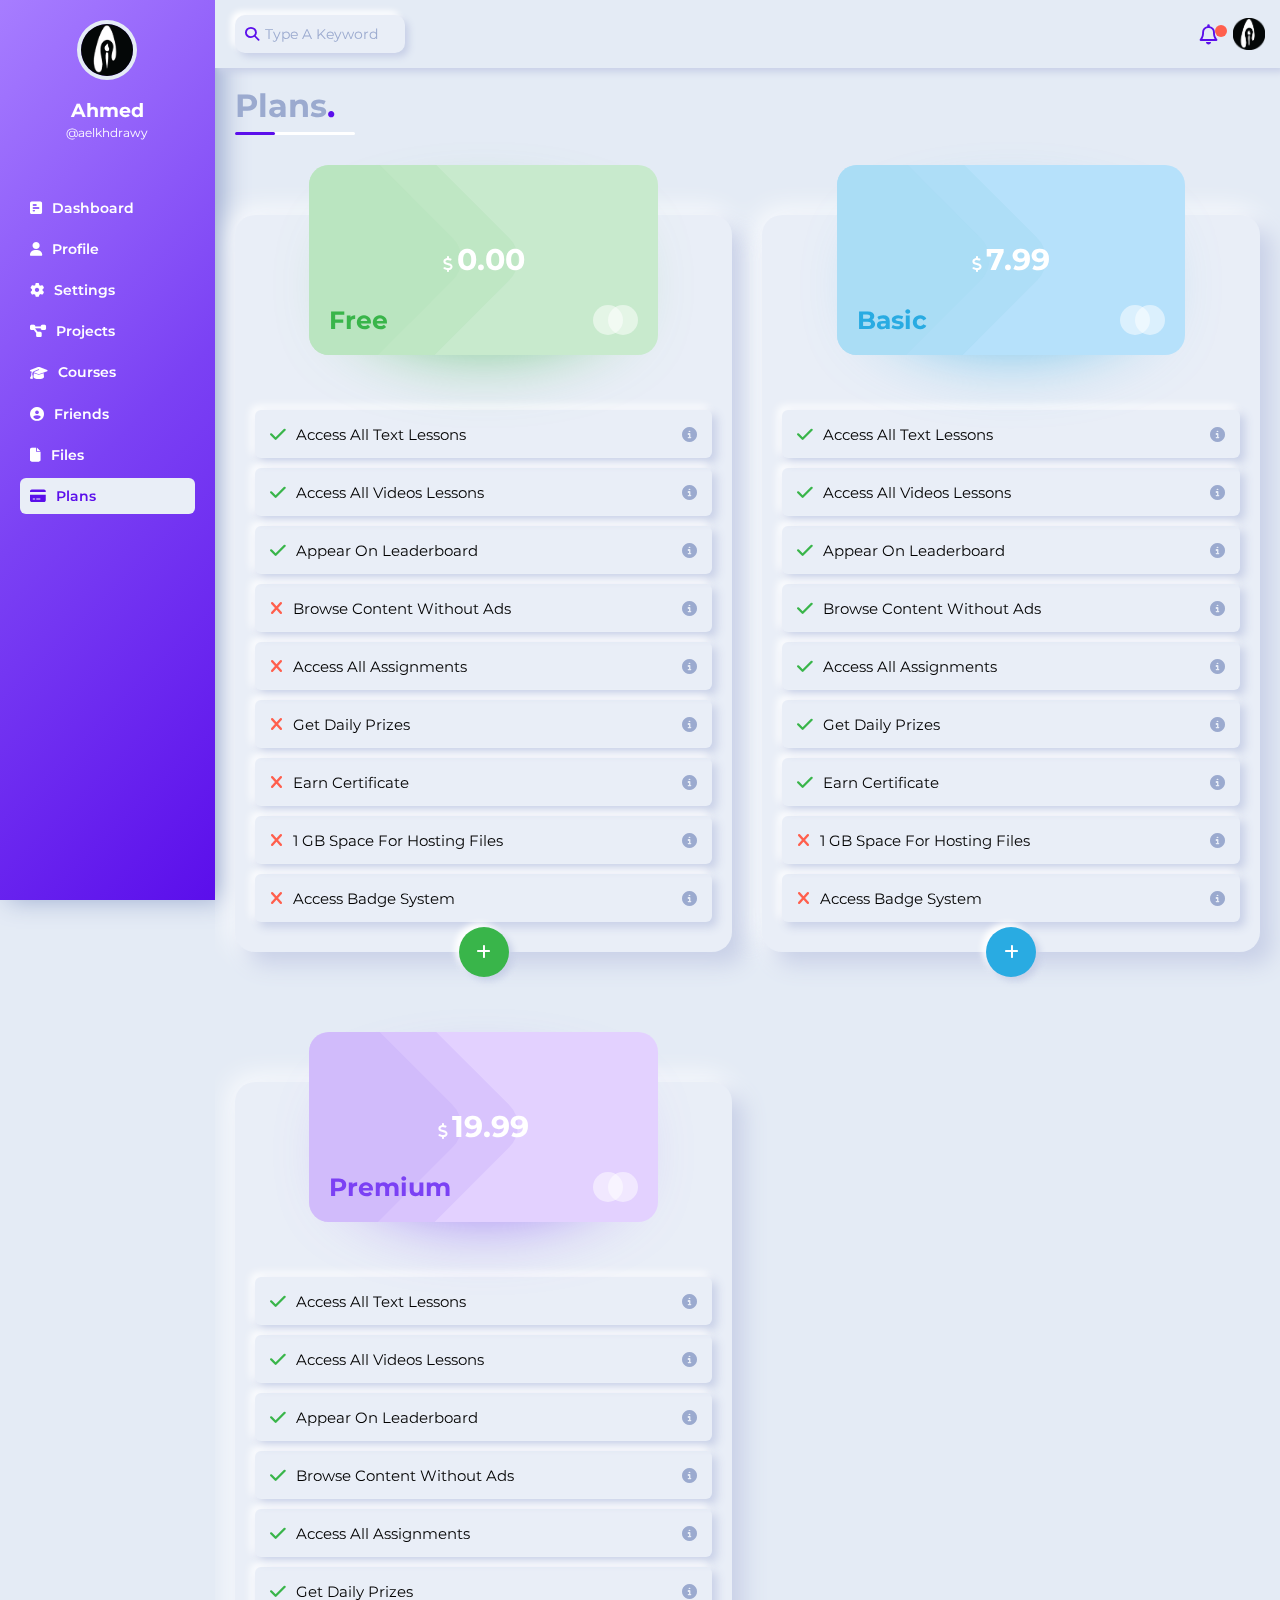
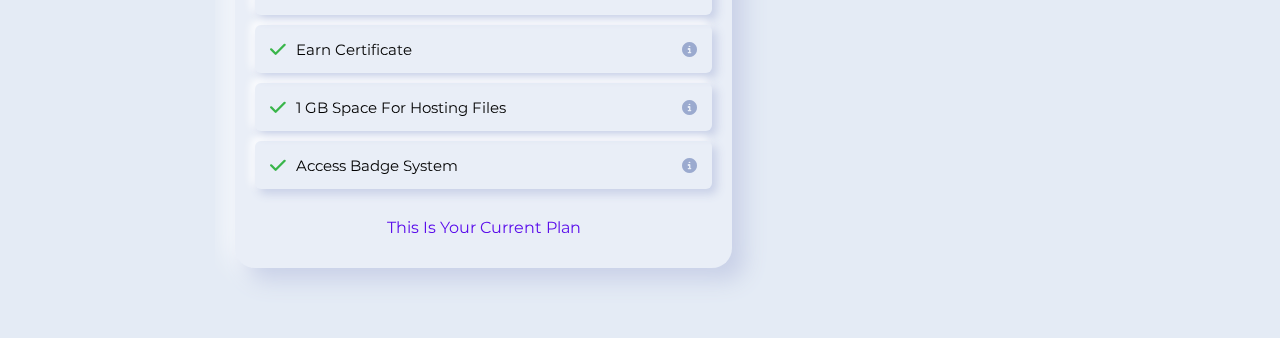
<file: plans.html>
<!DOCTYPE html>
<html lang="en">
    <head>
        <meta charset="UTF-8">
        <meta http-equiv="X-UA-Compatible" content="IE=edge">
        <meta name="viewport" content="width=device-width, initial-scale=1.0">
        <title>Dashboard</title>
        <link rel="shortcut icon" href="imgs/favicon.svg" type="image/x-icon">
        <link rel="icon" type="image/png" href="">
        <!-- Normalize -->
        <link rel="stylesheet" href="css/normalize.css">
        <!-- Font Awesome -->
        <link rel="stylesheet" href="css/all.min.css">
        <!-- Start Google Fonts -->
        <link rel="preconnect" href="https://fonts.googleapis.com">
        <link
            rel="preconnect"
            href="https://fonts.gstatic.com"
            crossorigin="crossorigin">
        <link
            href="https://fonts.googleapis.com/css2?family=Cairo:wght@200;400;500;700;900;1000&family=Montserrat:wght@300;400;700;900&family=Nunito:wght@300;400;700;900&family=Roboto:wght@100;300;400;500;700;900&family=Yellowtail&display=swap"
            rel="stylesheet">
        <!-- End Google Fonts -->
        <link rel="stylesheet" href="css/framework.css">
        <link rel="stylesheet" href="css/master.css">
    </head>
    <body>
        <!-- Start Page -->
        <div class="page ds-flex">
            <!-- Start Sidebar -->
           <div class="sidebar h-100vh p-20 pos-sticky top-0 colr-whit bg-grad-135">
                <div class="user-name col-flex txt-c">
                    <a class="cntr-flex" href="index.html">
                        <img class="borad-half" src="imgs/user-logo.png" alt="">
                    </a>
                    <h3 class="name m-0 mt-20 mb-5 pos-relative hid-mob">Ahmed</h3>
                    <span class="u-name fz-12 hid-mob">@aelkhdrawy</span>
                </div>
                <ul>
                    <li>
                        <a class="ds-flex align-c fz-14 borad-6 p-10" href="index.html">
                            <i class="fa-solid fa-square-poll-horizontal"></i>
                            <span class="hid-mob">Dashboard</span>
                        </a>
                    </li>
                    <li>
                        <a class="ds-flex align-c fz-14 borad-6 p-10" href="profile.html">
                            <i class="fa-solid fa-user"></i>
                            <span class="hid-mob">Profile</span>
                        </a>
                    </li>
                    <li>
                        <a class="ds-flex align-c fz-14 borad-6 p-10" href="settings.html">
                            <i class="fa-solid fa-gear"></i>
                            <span class="hid-mob">Settings</span>
                        </a>
                    </li>
                    <li>
                        <a class="ds-flex align-c fz-14 borad-6 p-10" href="projects.html">
                            <i class="fa-solid fa-diagram-project"></i>
                            <span class="hid-mob">Projects</span>
                        </a>
                    </li>
                    <li>
                        <a class="ds-flex align-c fz-14 borad-6 p-10" href="courses.html">
                            <i class="fa-solid fa-graduation-cap"></i>
                            <span class="hid-mob">Courses</span>
                        </a>
                    </li>
                    <li>
                        <a class="ds-flex align-c fz-14 borad-6 p-10" href="friends.html">
                            <i class="fa-solid fa-circle-user"></i>
                            <span class="hid-mob">Friends</span>
                        </a>
                    </li>
                    <li>
                        <a class="ds-flex align-c fz-14 borad-6 p-10" href="files.html">
                            <i class="fa-solid fa-file"></i>
                            <span class="hid-mob">Files</span>
                        </a>
                    </li>
                    <li>
                        <a class="active ds-flex align-c fz-14 borad-6 p-10" href="plans.html">
                            <i class="fa-solid fa-credit-card"></i>
                            <span class="hid-mob">Plans</span>
                        </a>
                    </li>
                </ul>
            </div>
            <!-- End Sidebar -->
            <!-- Start Content -->
            <div class="content w-full bg-gl-2 over-hid">
                <!-- Start Head -->
                <div class="head bg-gl-2 p-15 betwn-flex pos-relative label-shdw">
                    <div class="search pos-relative">
                        <input
                            class="p-10 colr-prim bg-gl-1 pl-30 ml-5 borad-10 inpt-reset label-shdw inpt-fcs-shdw"
                            type="search"
                            name="search"
                            placeholder="Type A Keyword">
                    </div>
                    <div class="icons ds-flex align-c">
                        <span class="pos-relative notifi colr-prim-drk">
                            <i class="fa-regular fa-bell fa-lg bell"></i>
                        </span>
                        <img class="ml-15" src="imgs/user-logo.png" alt="">
                    </div>
                </div>
                <!-- End Head -->
                <ul class="m-0"></ul>
                <!-- Page Main Heading -->
                <h1 class="pos-relative">Plans<span class="fw-bold colr-prim-drk">.</span></h1>
                <!-- Start Plans Container -->
                <div class="plans-container ds-grid m-20 gap-30">
                    <!-- Start Plan -->
                    <div class="plan borad-20 bg-gl-1 mt-50 mb-50 bx-shdw pos-relative">
                        <span class="shadow borad-half bg-prim-green pos-absolute"></span>
                        <div class="type-info free bg-green-25 borad-20 cntr-flex pos-relative">
                            <div class="price  colr-whit pos-relative">
                                <i class="fa-solid fa-dollar-sign"></i>
                                <span class="fz-30 fw-bold">0.00</span>
                            </div>
                            <span class="pos-absolute type-name colr-green fw-bold fz-25">Free</span>
                            <span class="circle pos-absolute borad-half"></span>
                            <span class="circle pos-absolute borad-half"></span>
                        </div>
                        <div class="plan-features">
                            <ul class="m-0 p-20">
                                <li>
                                    <i class="fa-solid fa-check yes"></i>
                                    <span>Access All Text Lessons</span>
                                    <i class="fa-solid fa-circle-info help"></i>
                                </li>
                                <li>
                                    <i class="fa-solid fa-check yes"></i>
                                    <span>Access All Videos Lessons</span>
                                    <i class="fa-solid fa-circle-info help"></i>
                                </li>
                                <li>
                                    <i class="fa-solid fa-check yes"></i>
                                    <span>Appear On Leaderboard</span>
                                    <i class="fa-solid fa-circle-info help"></i>
                                </li>
                                <li>
                                    <i class="fa-solid fa-xmark"></i>
                                    <span>Browse Content Without Ads</span>
                                    <i class="fa-solid fa-circle-info help"></i>
                                </li>
                                <li>
                                    <i class="fa-solid fa-xmark"></i>
                                    <span>Access All Assignments</span>
                                    <i class="fa-solid fa-circle-info help"></i>
                                </li>
                                <li>
                                    <i class="fa-solid fa-xmark"></i>
                                    <span>Get Daily Prizes</span>
                                    <i class="fa-solid fa-circle-info help"></i>
                                </li>
                                <li>
                                    <i class="fa-solid fa-xmark"></i>
                                    <span>Earn Certificate</span>
                                    <i class="fa-solid fa-circle-info help"></i>
                                </li>
                                <li>
                                    <i class="fa-solid fa-xmark"></i>
                                    <span>1 GB Space For Hosting Files</span>
                                    <i class="fa-solid fa-circle-info help"></i>
                                </li>
                                <li>
                                    <i class="fa-solid fa-xmark"></i>
                                    <span>Access Badge System</span>
                                    <i class="fa-solid fa-circle-info help"></i>
                                </li>
                            </ul>
                        </div>
                        <a class="join bg-prim-green colr-whit w-50 h-50 cntr-flex borad-half pos-absolute label-shdw" href="index.html"><i class="fa-solid fa-plus"></i></a>
                    </div>
                    <!-- End Plan -->
                    <!-- Start Plan -->
                    <div class="plan borad-20 bg-gl-1 mt-50 mb-50 bx-shdw pos-relative">
                        <span class="shadow borad-half bg-prim-blu pos-absolute"></span>
                        <div class="type-info basic bg-blu-25 borad-20 cntr-flex pos-relative">
                            <div class="price colr-whit pos-relative">
                                <i class="fa-solid fa-dollar-sign"></i>
                                <span class="fz-30 fw-bold">7.99</span>
                            </div>
                            <span class="pos-absolute type-name colr-blue fw-bold fz-25">Basic</span>
                            <span class="circle pos-absolute borad-half"></span>
                            <span class="circle pos-absolute borad-half"></span>
                        </div>
                        <div class="plan-features">
                            <ul class="m-0 p-20">
                                <li>
                                    <i class="fa-solid fa-check yes"></i>
                                    <span>Access All Text Lessons</span>
                                    <i class="fa-solid fa-circle-info help"></i>
                                </li>
                                <li>
                                    <i class="fa-solid fa-check yes"></i>
                                    <span>Access All Videos Lessons</span>
                                    <i class="fa-solid fa-circle-info help"></i>
                                </li>
                                <li>
                                    <i class="fa-solid fa-check yes"></i>
                                    <span>Appear On Leaderboard</span>
                                    <i class="fa-solid fa-circle-info help"></i>
                                </li>
                                <li>
                                    <i class="fa-solid fa-check yes"></i>
                                    <span>Browse Content Without Ads</span>
                                    <i class="fa-solid fa-circle-info help"></i>
                                </li>
                                <li>
                                    <i class="fa-solid fa-check yes"></i>
                                    <span>Access All Assignments</span>
                                    <i class="fa-solid fa-circle-info help"></i>
                                </li>
                                <li>
                                    <i class="fa-solid fa-check yes"></i>
                                    <span>Get Daily Prizes</span>
                                    <i class="fa-solid fa-circle-info help"></i>
                                </li>
                                <li>
                                    <i class="fa-solid fa-check yes"></i>
                                    <span>Earn Certificate</span>
                                    <i class="fa-solid fa-circle-info help"></i>
                                </li>
                                <li>
                                    <i class="fa-solid fa-xmark"></i>
                                    <span>1 GB Space For Hosting Files</span>
                                    <i class="fa-solid fa-circle-info help"></i>
                                </li>
                                <li>
                                    <i class="fa-solid fa-xmark"></i>
                                    <span>Access Badge System</span>
                                    <i class="fa-solid fa-circle-info help"></i>
                                </li>
                            </ul>
                        </div>
                        <a class="join bg-prim-blu colr-whit w-50 h-50 cntr-flex borad-half pos-absolute label-shdw" href="index.html"><i class="fa-solid fa-plus"></i></a>
                    </div>
                    <!-- End Plan -->
                    <!-- Start Plan -->
                    <div class="plan borad-20 bg-gl-1 mt-50 mb-50 bx-shdw pos-relative">
                        <span class="shadow borad-half bg-prim pos-absolute"></span>
                        <div class="type-info premium bg-prim-25 borad-20 cntr-flex pos-relative">
                            <div class="price colr-whit pos-relative">
                                <i class="fa-solid fa-dollar-sign"></i>
                                <span class="fz-30 fw-bold">19.99</span>
                            </div>
                            <span class="pos-absolute type-name colr-prim fw-bold fz-25">Premium</span>
                            <span class="circle pos-absolute borad-half"></span>
                            <span class="circle pos-absolute borad-half"></span>
                        </div>
                        <div class="plan-features">
                            <ul class="m-0 p-20">
                                <li>
                                    <i class="fa-solid fa-check yes"></i>
                                    <span>Access All Text Lessons</span>
                                    <i class="fa-solid fa-circle-info help"></i>
                                </li>
                                <li>
                                    <i class="fa-solid fa-check yes"></i>
                                    <span>Access All Videos Lessons</span>
                                    <i class="fa-solid fa-circle-info help"></i>
                                </li>
                                <li>
                                    <i class="fa-solid fa-check yes"></i>
                                    <span>Appear On Leaderboard</span>
                                    <i class="fa-solid fa-circle-info help"></i>
                                </li>
                                <li>
                                    <i class="fa-solid fa-check yes"></i>
                                    <span>Browse Content Without Ads</span>
                                    <i class="fa-solid fa-circle-info help"></i>
                                </li>
                                <li>
                                    <i class="fa-solid fa-check yes"></i>
                                    <span>Access All Assignments</span>
                                    <i class="fa-solid fa-circle-info help"></i>
                                </li>
                                <li>
                                    <i class="fa-solid fa-check yes"></i>
                                    <span>Get Daily Prizes</span>
                                    <i class="fa-solid fa-circle-info help"></i>
                                </li>
                                <li>
                                    <i class="fa-solid fa-check yes"></i>
                                    <span>Earn Certificate</span>
                                    <i class="fa-solid fa-circle-info help"></i>
                                </li>
                                <li>
                                    <i class="fa-solid fa-check yes"></i>
                                    <span>1 GB Space For Hosting Files</span>
                                    <i class="fa-solid fa-circle-info help"></i>
                                </li>
                                <li>
                                    <i class="fa-solid fa-check yes"></i>
                                    <span>Access Badge System</span>
                                    <i class="fa-solid fa-circle-info help"></i>
                                </li>
                            </ul>
                        </div>
                        <p class="colr-prim-drk txt-c m-0 mb-30">This Is Your Current Plan</p>
                    </div>
                    <!-- End Plan -->
                </div>
                <!-- End Plans Container -->
            </div>
            <!-- End Content -->
        </div>
        <!-- End Page -->
    </body>
</html>
</file>
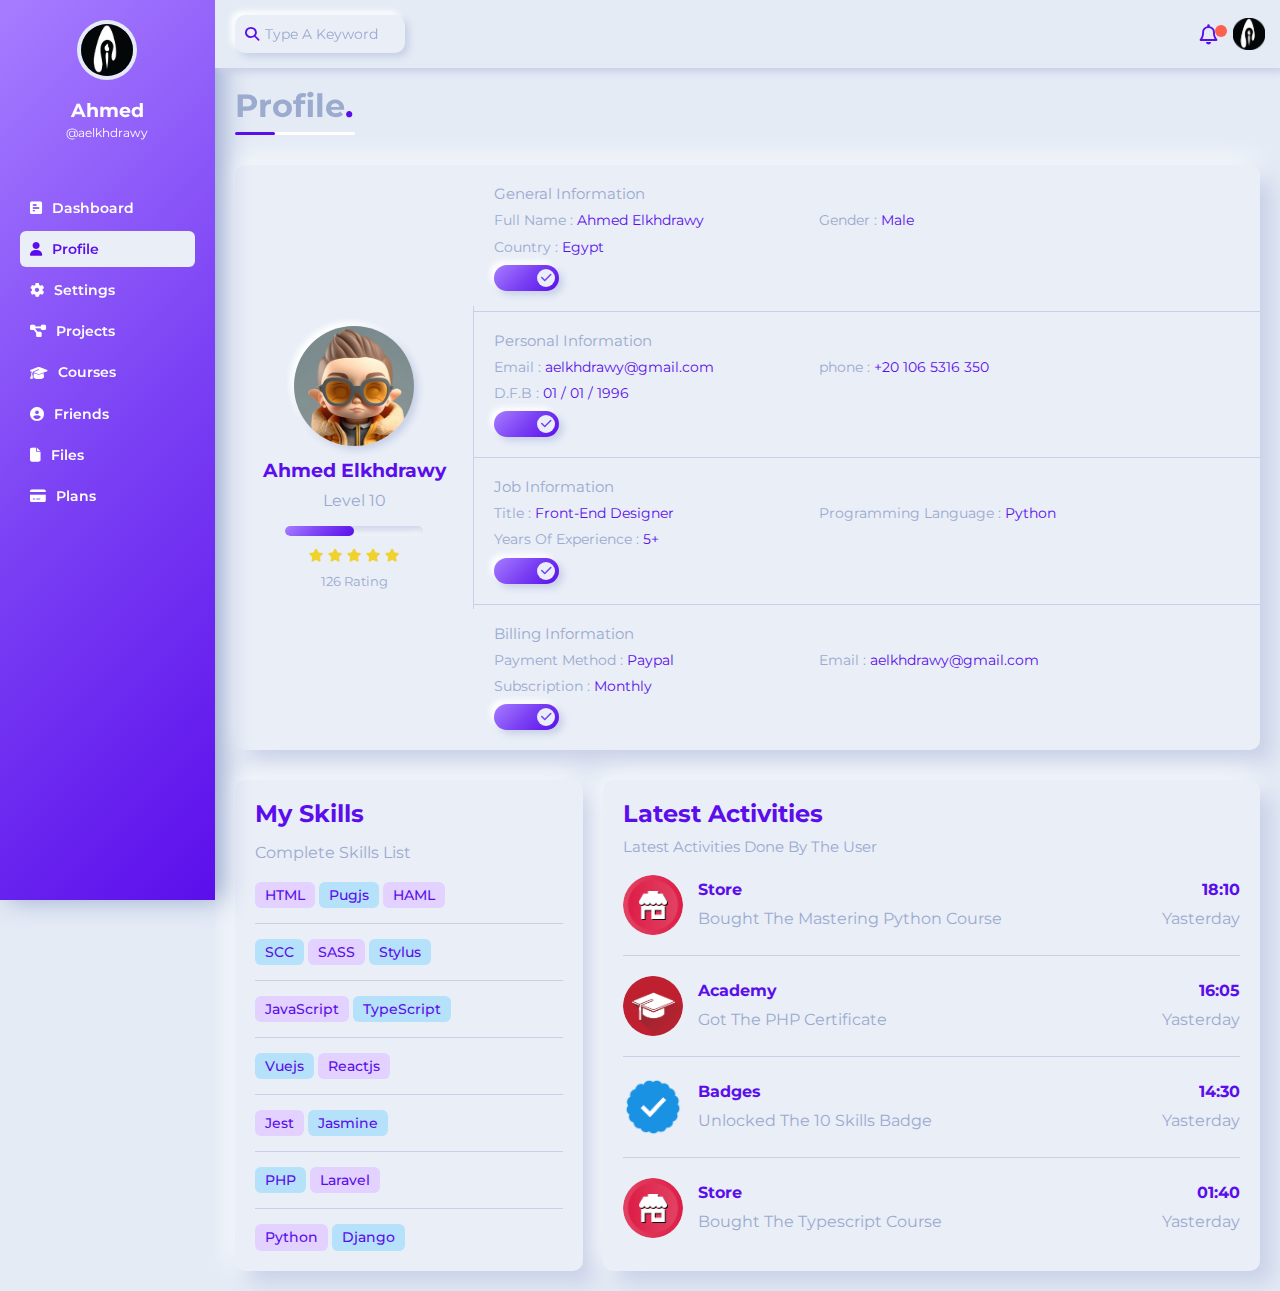
<file: profile.html>
<!DOCTYPE html>
<html lang="en">
    <head>
        <meta charset="UTF-8">
        <meta http-equiv="X-UA-Compatible" content="IE=edge">
        <meta name="viewport" content="width=device-width, initial-scale=1.0">
        <title>Dashboard</title>
        <link rel="shortcut icon" href="imgs/favicon.svg" type="image/x-icon">
        <link rel="icon" type="image/png" href="">
        <!-- Normalize -->
        <link rel="stylesheet" href="css/normalize.css">
        <!-- Font Awesome -->
        <link rel="stylesheet" href="css/all.min.css">
        <!-- Start Google Fonts -->
        <link rel="preconnect" href="https://fonts.googleapis.com">
        <link
            rel="preconnect"
            href="https://fonts.gstatic.com"
            crossorigin="crossorigin">
        <link
            href="https://fonts.googleapis.com/css2?family=Cairo:wght@200;400;500;700;900;1000&family=Montserrat:wght@300;400;700;900&family=Nunito:wght@300;400;700;900&family=Roboto:wght@100;300;400;500;700;900&family=Yellowtail&display=swap"
            rel="stylesheet">
            <!-- End Google Fonts -->
        <link rel="stylesheet" href="css/framework.css">
        <link rel="stylesheet" href="css/master.css">
    </head>
    <body>
        <!-- Start Page -->
        <div class="page ds-flex">
            <!-- Start Sidebar -->
            <div class="sidebar h-100vh p-20 pos-sticky top-0 colr-whit bg-grad-135">
                <div class="user-name col-flex txt-c">
                    <a class="cntr-flex" href="index.html">
                        <img class="borad-half" src="imgs/user-logo.png" alt="">
                    </a>
                    <h3 class="name m-0 mt-20 mb-5 pos-relative hid-mob">Ahmed</h3>
                    <span class="u-name fz-12 hid-mob">@aelkhdrawy</span>
                </div>
                <ul>
                    <li>
                        <a class="ds-flex align-c fz-14 borad-6 p-10" href="index.html">
                        <i class="fa-solid fa-square-poll-horizontal"></i>
                        <span class="hid-mob">Dashboard</span>
                    </a>
                    </li>
                    <li>
                        <a class="active ds-flex align-c fz-14 borad-6 p-10" href="profile.html">
                         <i class="fa-solid fa-user"></i>
                        <span class="hid-mob">Profile</span>
                    </a>
                    </li>
                    <li>
                        <a class="ds-flex align-c fz-14 borad-6 p-10" href="settings.html">
                        <i class="fa-solid fa-gear"></i>
                        <span class="hid-mob">Settings</span>
                    </a>
                    </li>
                    <li>
                        <a class="ds-flex align-c fz-14 borad-6 p-10" href="projects.html">
                        <i class="fa-solid fa-diagram-project"></i>
                        <span class="hid-mob">Projects</span>
                    </a>
                    </li>
                    <li>
                        <a class="ds-flex align-c fz-14 borad-6 p-10" href="courses.html">
                        <i class="fa-solid fa-graduation-cap"></i>
                        <span class="hid-mob">Courses</span>
                    </a>
                    </li>
                    <li>
                        <a class="ds-flex align-c fz-14 borad-6 p-10" href="friends.html">
                        <i class="fa-solid fa-circle-user"></i>
                        <span class="hid-mob">Friends</span>
                    </a>
                    </li>
                    <li>
                        <a class="ds-flex align-c fz-14 borad-6 p-10" href="files.html">
                        <i class="fa-solid fa-file"></i>
                        <span class="hid-mob">Files</span>
                    </a>
                    </li>
                    <li>
                        <a class="ds-flex align-c fz-14 borad-6 p-10" href="plans.html">
                        <i class="fa-solid fa-credit-card"></i>
                        <span class="hid-mob">Plans</span>
                    </a>
                    </li>
                </ul>
            </div>
            <!-- End Sidebar -->
            <!-- Start Content -->
            <div class="content w-full bg-gl-2 over-hid">
                <!-- Start Head -->
                <div class="head bg-gl-2 p-15 betwn-flex pos-relative label-shdw">
                    <div class="search pos-relative">
                        <input class="p-10 colr-prim bg-gl-1  pl-30 ml-5  borad-10 inpt-reset label-shdw inpt-fcs-shdw" type="search" name="search" placeholder="Type A Keyword">
                    </div>
                    <div class="icons ds-flex align-c">
                        <span class="pos-relative notifi colr-prim-drk">
                            <i class="fa-regular fa-bell fa-lg bell"></i>
                        </span>
                        <img class="ml-15" src="imgs/user-logo.png" alt="">
                    </div>
                </div>
                <!-- End Head -->
                <!-- Page Main Heading -->
                <h1 class="pos-relative">Profile<span class="fw-bold colr-prim-drk">.</span></h1>
                <!-- Start Profile Page Content -->
                <div class="profile-page ds-flex f-wrap align-c m-20 gap-30">
                    <!-- Start Information Overview  -->
                    <div class="info-overview borad-10 bg-gl-1 ds-flex align-c w-full bx-shdw">
                        <!-- Start Avatar Box  -->
                        <div class="avatar-box txt-c p-20">
                            <img class="borad-half mb-10 label-shdw" src="imgs/user-avatar.png" alt="">
                            <h3 class="usen-name colr-prim-drk m-0">Ahmed Elkhdrawy</h3>
                            <p class="colr-gdrk mt-10">Level 10</p>
                            <div class="level-prog borad-6 pos-relative inset-shdw over-hid m-auto">
                                <span class="pos-absolute left-0 top-0 h-full bg-grad-135 borad-6" style="width: 50%;"></span>
                            </div>
                            <div class="rating mt-10 mb-10">
                                <i class="fa-solid fa-star colr-yellow fz-13"></i>
                                <i class="fa-solid fa-star colr-yellow fz-13"></i>
                                <i class="fa-solid fa-star colr-yellow fz-13"></i>
                                <i class="fa-solid fa-star colr-yellow fz-13"></i>
                                <i class="fa-solid fa-star colr-yellow fz-13"></i>
                            </div>
                            <p class="colr-gdrk fz-13 m-0">126 Rating</p>
                        </div>
                        <!-- End Avatar Box  -->
                        <!-- Start Info Box  -->
                        <div class="info-box w-full">
                            <div class="general-info info-row p-20 ds-flex align-c f-wrap">
                                <h4 class="colr-gdrk fz-15 m-0 w-full fw-norm" >General Information</h4>
                                <div class="fz-14">
                                    <span class="colr-gdrk">Full Name :</span>
                                    <span>Ahmed Elkhdrawy</span>
                                </div>
                                <div class="fz-14">
                                    <span class="colr-gdrk">Gender :</span>
                                    <span>Male</span>
                                </div>
                                <div class="fz-14">
                                    <span class="colr-gdrk">Country :</span>
                                    <span>Egypt</span>
                                </div>
                                <div class="toggle w-full">
                                    <label>
                                        <input class="toggle-checkbox" type="checkbox" checked >
                                        <div class="toggle-switch label-shdw"></div>
                                    </label>
                                </div>
                            </div>
                            <div class="personal-info info-row p-20 ds-flex align-c f-wrap">
                                <h4 class="colr-gdrk fz-15 m-0 w-full fw-norm" >Personal Information</h4>
                                <div class="fz-14">
                                    <span class="colr-gdrk">Email :</span>
                                    <span>aelkhdrawy@gmail.com</span>
                                </div>
                                <div class="fz-14">
                                    <span class="colr-gdrk">phone :</span>
                                    <span>+20 106 5316 350</span>
                                </div>
                                <div class="fz-14">
                                    <span class="colr-gdrk">D.F.B :</span>
                                    <span>01 / 01 / 1996</span>
                                </div>
                                <div class="toggle w-full">
                                    <label>
                                        <input class="toggle-checkbox" type="checkbox" checked >
                                        <div class="toggle-switch label-shdw"></div>
                                    </label>
                                </div>
                            </div>
                            <div class="jop-info info-row p-20 ds-flex align-c f-wrap">
                                <h4 class="colr-gdrk fz-15 m-0 w-full fw-norm" >Job Information</h4>
                                <div class="fz-14">
                                    <span class="colr-gdrk">Title :</span>
                                    <span>Front-End Designer</span>
                                </div>
                                <div class="fz-14">
                                    <span class="colr-gdrk">Programming Language :</span>
                                    <span>Python</span>
                                </div>
                                <div class="fz-14">
                                    <span class="colr-gdrk">Years Of Experience :</span>
                                    <span>5+</span>
                                </div>
                                <div class="toggle w-full">
                                    <label>
                                        <input class="toggle-checkbox" type="checkbox" checked >
                                        <div class="toggle-switch label-shdw"></div>
                                    </label>
                                </div>
                            </div>
                            <div class="bill-info info-row p-20 ds-flex align-c f-wrap">
                                <h4 class="colr-gdrk fz-15 m-0 w-full fw-norm" >Billing Information</h4>
                                <div class="fz-14">
                                    <span class="colr-gdrk">Payment Method :</span>
                                    <span>Paypal</span>
                                </div>
                                <div class="fz-14">
                                    <span class="colr-gdrk">Email :</span>
                                    <span>aelkhdrawy@gmail.com</span>
                                </div>
                                <div class="fz-14">
                                    <span class="colr-gdrk">Subscription :</span>
                                    <span>Monthly</span>
                                </div>
                                <div class="toggle w-full">
                                    <label>
                                        <input class="toggle-checkbox" type="checkbox" checked >
                                        <div class="toggle-switch label-shdw"></div>
                                    </label>
                                </div>
                            </div>

                        </div>
                        <!-- End Info Box  -->
                    </div>
                    <!-- End Information Overview -->
                    <!-- Start Other Data -->
                    <div class="other-data w-full ds-flex f-wrap gap-20 direc-col-mob">
                        <!-- Start My Skills Widget -->
                        <div class="my-skill-widg p-20 borad-10 bg-gl-1 flex-1 bx-shdw">
                            <h2 class="colr-prim-drk m-0 mb-10">My Skills</h2>
                            <p class="colr-gdrk mb-20">Complete Skills List</p>
                            <ul class="m-0 txt-c-mob">
                                <li class="skill-row w-full">
                                    <span>HTML</span>
                                    <span>Pugjs</span>
                                    <span>HAML</span>
                                </li>
                                <li class="skill-row w-full">
                                    <span>SCC</span>
                                    <span>SASS</span>
                                    <span>Stylus</span>
                                </li>
                                <li class="skill-row w-full">
                                    <span>JavaScript</span>
                                    <span>TypeScript</span>
                                </li>
                                <li class="skill-row w-full">
                                    <span>Vuejs</span>
                                    <span>Reactjs</span>
                                </li>
                                <li class="skill-row w-full">
                                    <span>Jest</span>
                                    <span>Jasmine</span>
                                </li>
                                <li class="skill-row w-full">
                                    <span>PHP</span>
                                    <span>Laravel</span>
                                </li>
                                <li class="skill-row w-full">
                                    <span>Python</span>
                                    <span>Django</span>
                                </li>
                            </ul>
                        </div>
                        <!-- End My Skills Widget -->
                        <!-- Start Latest Activities Widget -->
                        <div class="latest-activity-widg p-20 borad-10 bg-gl-1 flex-2 bx-shdw">
                            <h2 class="colr-prim-drk m-0 mb-10">Latest Activities</h2>
                            <p class="colr-gdrk mt-5 mb-20 fz-15">Latest Activities Done By The User</p>
                            <div class="activity betwn-flex txt-c-mob">
                                <img class="mr-15 borad-half" src="imgs/activity-01.png" alt="">
                                <div class="info flex-1">
                                    <span class="colr-prim-drk ds-blk mb-10 fw-bold">Store</span>
                                    <span class="colr-gdrk">Bought The Mastering Python Course</span>
                                </div>
                                <div class="date txt-e">
                                    <span class="colr-prim-drk ds-blk mb-10 fw-bold">18:10</span>
                                    <span class="colr-gdrk">Yasterday</span>
                                </div>
                            </div>
                            <div class="activity betwn-flex txt-c-mob">
                                <img class="mr-15 borad-half" src="imgs/activity-02.png" alt="">
                                <div class="info flex-1">
                                    <span class="colr-prim-drk ds-blk mb-10 fw-bold">Academy</span>
                                    <span class="colr-gdrk">Got The PHP Certificate</span>
                                </div>
                                <div class="date txt-e">
                                    <span class="colr-prim-drk ds-blk mb-10 fw-bold">16:05</span>
                                    <span class="colr-gdrk">Yasterday</span>
                                </div>
                            </div>
                            <div class="activity betwn-flex txt-c-mob">
                                <img class="mr-15 borad-half" src="imgs/activity-03.png" alt="">
                                <div class="info flex-1">
                                    <span class="colr-prim-drk ds-blk mb-10 fw-bold">Badges</span>
                                    <span class="colr-gdrk">Unlocked The 10 Skills Badge</span>
                                </div>
                                <div class="date txt-e">
                                    <span class="colr-prim-drk ds-blk mb-10 fw-bold">14:30</span>
                                    <span class="colr-gdrk">Yasterday</span>
                                </div>
                            </div>
                            <div class="activity betwn-flex txt-c-mob">
                                <img class="mr-15 borad-half" src="imgs/activity-01.png" alt="">
                                <div class="info flex-1">
                                    <span class="colr-prim-drk ds-blk mb-10 fw-bold">Store</span>
                                    <span class="colr-gdrk">Bought The Typescript Course</span>
                                </div>
                                <div class="date txt-e">
                                    <span class="colr-prim-drk ds-blk mb-10 fw-bold">01:40</span>
                                    <span class="colr-gdrk">Yasterday</span>
                                </div>
                            </div>
                        </div>
                        <!-- End Latest Activities Widget -->
                    </div>
                    <!-- End Other Data -->
                </div>
                <!-- End Profile Page Content -->
            </div>
            <!-- End Content -->
        </div>
        <!-- End Page -->
    </body>
</html>
</file>
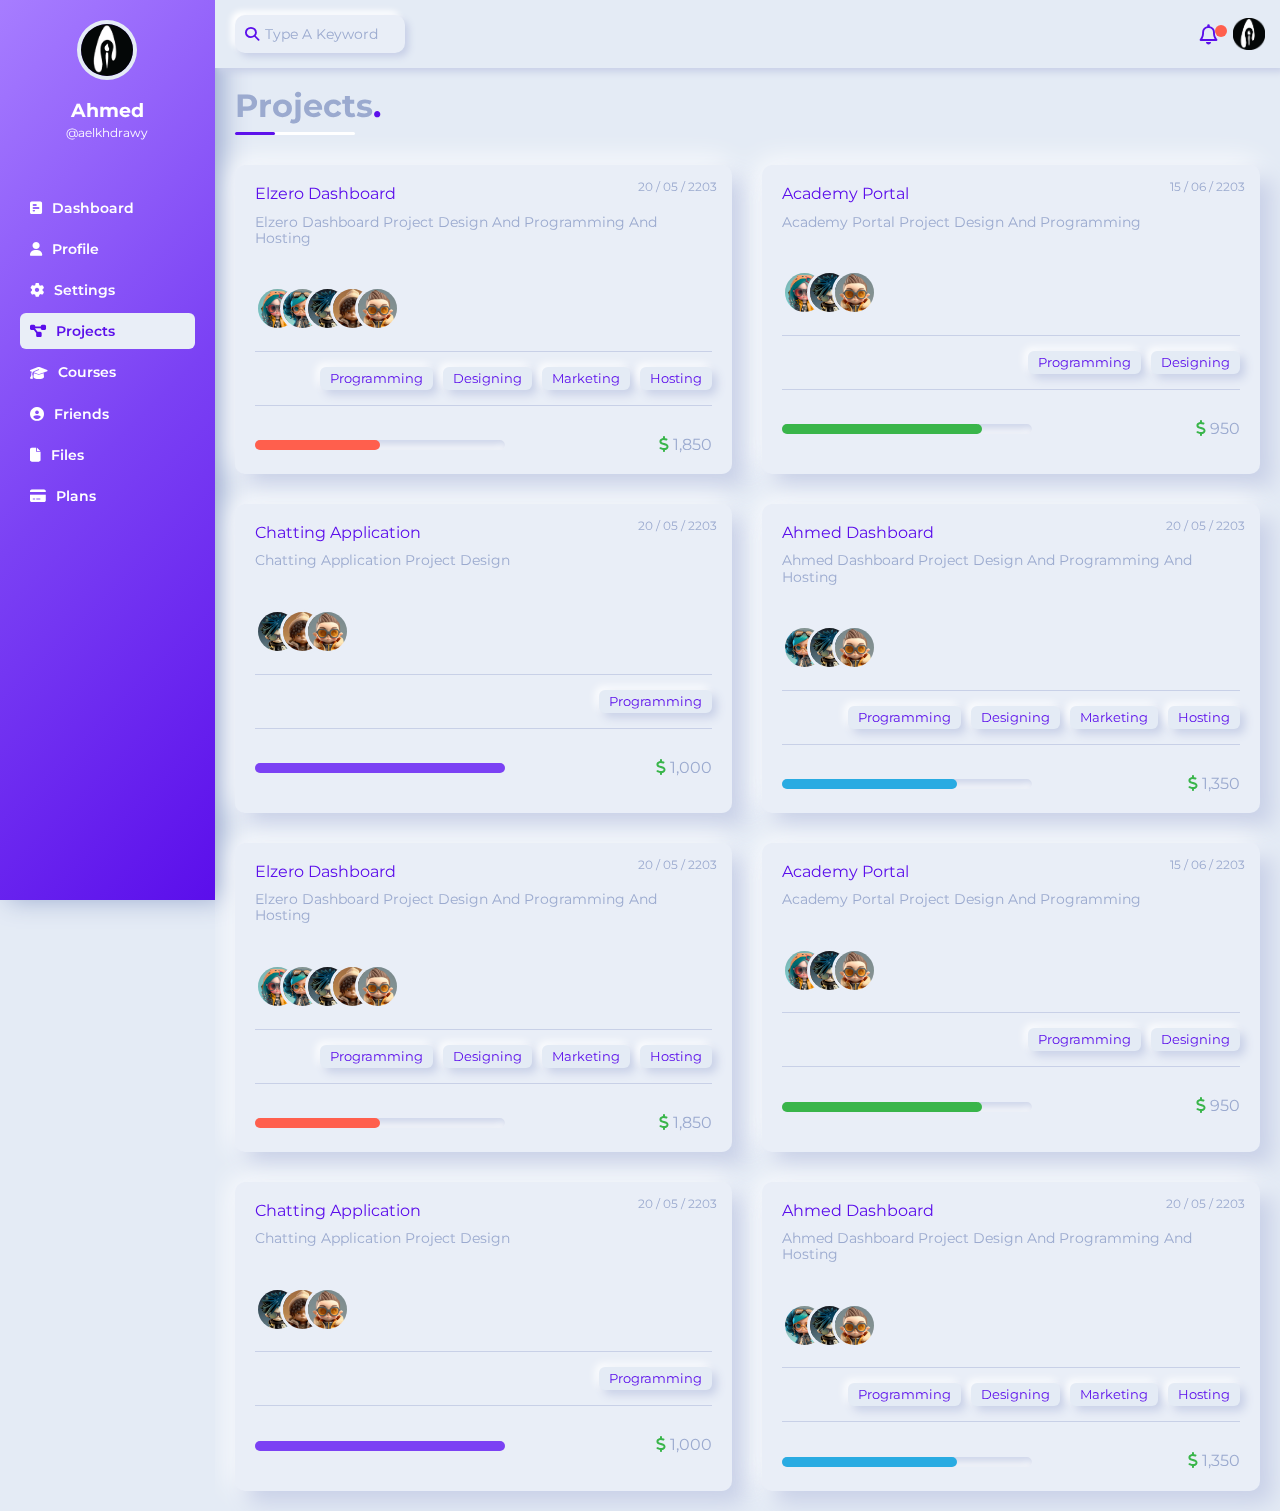
<file: projects.html>
<!DOCTYPE html>
<html lang="en">
    <head>
        <meta charset="UTF-8">
        <meta http-equiv="X-UA-Compatible" content="IE=edge">
        <meta name="viewport" content="width=device-width, initial-scale=1.0">
        <title>Dashboard</title>
        <link rel="shortcut icon" href="imgs/favicon.svg" type="image/x-icon">
        <link rel="icon" type="image/png" href="">
        <!-- Normalize -->
        <link rel="stylesheet" href="css/normalize.css">
        <!-- Font Awesome -->
        <link rel="stylesheet" href="css/all.min.css">
        <!-- Start Google Fonts -->
        <link rel="preconnect" href="https://fonts.googleapis.com">
        <link
            rel="preconnect"
            href="https://fonts.gstatic.com"
            crossorigin="crossorigin">
        <link
            href="https://fonts.googleapis.com/css2?family=Cairo:wght@200;400;500;700;900;1000&family=Montserrat:wght@300;400;700;900&family=Nunito:wght@300;400;700;900&family=Roboto:wght@100;300;400;500;700;900&family=Yellowtail&display=swap"
            rel="stylesheet">
            <!-- End Google Fonts -->
        <link rel="stylesheet" href="css/framework.css">
        <link rel="stylesheet" href="css/master.css">
    </head>
    <body>
        <!-- Start Page -->
        <div class="page ds-flex">
            <!-- Start Sidebar -->
            <div class="sidebar h-100vh p-20 pos-sticky top-0 colr-whit bg-grad-135">
                <div class="user-name col-flex txt-c">
                    <a class="cntr-flex" href="index.html">
                        <img class="borad-half" src="imgs/user-logo.png" alt="">
                    </a>
                    <h3 class="name m-0 mt-20 mb-5 pos-relative hid-mob">Ahmed</h3>
                    <span class="u-name fz-12 hid-mob">@aelkhdrawy</span>
                </div>
                <ul>
                    <li>
                        <a class="ds-flex align-c fz-14 borad-6 p-10" href="index.html">
                        <i class="fa-solid fa-square-poll-horizontal"></i>
                        <span class="hid-mob">Dashboard</span>
                    </a>
                    </li>
                    <li>
                        <a class="ds-flex align-c fz-14 borad-6 p-10" href="profile.html">
                         <i class="fa-solid fa-user"></i>
                        <span class="hid-mob">Profile</span>
                    </a>
                    </li>
                    <li>
                        <a class="ds-flex align-c fz-14 borad-6 p-10" href="settings.html">
                        <i class="fa-solid fa-gear"></i>
                        <span class="hid-mob">Settings</span>
                    </a>
                    </li>
                    <li>
                        <a class="active ds-flex align-c fz-14 borad-6 p-10" href="projects.html">
                        <i class="fa-solid fa-diagram-project"></i>
                        <span class="hid-mob">Projects</span>
                    </a>
                    </li>
                    <li>
                        <a class="ds-flex align-c fz-14 borad-6 p-10" href="courses.html">
                        <i class="fa-solid fa-graduation-cap"></i>
                        <span class="hid-mob">Courses</span>
                    </a>
                    </li>
                    <li>
                        <a class="ds-flex align-c fz-14 borad-6 p-10" href="friends.html">
                        <i class="fa-solid fa-circle-user"></i>
                        <span class="hid-mob">Friends</span>
                    </a>
                    </li>
                    <li>
                        <a class="ds-flex align-c fz-14 borad-6 p-10" href="files.html">
                        <i class="fa-solid fa-file"></i>
                        <span class="hid-mob">Files</span>
                    </a>
                    </li>
                    <li>
                        <a class="ds-flex align-c fz-14 borad-6 p-10" href="plans.html">
                        <i class="fa-solid fa-credit-card"></i>
                        <span class="hid-mob">Plans</span>
                    </a>
                    </li>
                </ul>
            </div>
            <!-- End Sidebar -->
            <!-- Start Content -->
            <div class="content w-full bg-gl-2 over-hid">
                <!-- Start Head -->
                <div class="head bg-gl-2 p-15 betwn-flex pos-relative label-shdw">
                    <div class="search pos-relative">
                        <input class="p-10 colr-prim bg-gl-1  borad-10 pl-30 ml-5 inpt-reset label-shdw inpt-fcs-shdw" type="search" name="search" placeholder="Type A Keyword">
                    </div>
                    <div class="icons ds-flex align-c">
                        <span class="pos-relative notifi colr-prim-drk">
                            <i class="fa-regular fa-bell fa-lg bell"></i>
                        </span>
                        <img class="ml-15" src="imgs/user-logo.png" alt="">
                    </div>
                </div>
                <!-- End Head -->
                <!-- Page Main Heading -->
                <h1 class="pos-relative">Projects<span class="fw-bold colr-prim-drk">.</span></h1>
                <!-- Start Wrapper -->
                <div class="projects-wrapper ds-grid gap-30 m-20">
                    <!-- Start Project -->
                    <div class="project bg-gl-1 p-20 borad-10 pos-relative bx-shdw">
                        <span class="proj-date fz-12 colr-gdrk">20 / 05 / 2203</span>
                        <h4 class="colr-prim-drk m-0 mb-10 fw-norm">Elzero Dashboard</h2>
                        <p class="colr-gdrk fz-14 m-0 mb-20">Elzero Dashboard Project Design And Programming And Hosting</p>
                        <div class="team pos-relative">
                            <a href="#"><img src="imgs/team-01.png" alt=""></a>
                            <a href="#"><img src="imgs/team-02.png" alt=""></a>
                            <a href="#"><img src="imgs/team-04.png" alt=""></a>
                            <a href="#"><img src="imgs/team-03.png" alt=""></a>
                            <a href="#"><img src="imgs/team-05.png" alt=""></a>
                        </div>
                        <div class="requier mt-15 ds-flex pt-15 pb-15 gap-10">
                            <span class="fz-13 btn-prim bg-gl-2 colr-prim-drk">Programming</span>
                            <span class="fz-13 btn-prim bg-gl-2 colr-prim-drk">Designing</span>
                            <span class="fz-13 btn-prim bg-gl-2 colr-prim-drk">Marketing</span>
                            <span class="fz-13 btn-prim bg-gl-2 colr-prim-drk">Hosting</span>
                        </div>
                        <div class="cost-info betwn-flex mt-15 pt-15">
                            <div class="prog pos-relative borad-6 inset-shdw">
                                <span class="bg-prim-red h-full borad-6 ds-blk" style="width: 50%"></span>
                            </div>
                            <div class="cost">
                                <i class="fa-solid fa-dollar-sign colr-green"></i>
                                <span class="colr-gdrk">1,850</span>
                            </div>
                        </div>
                    </div>
                    <!-- End Project -->
                    <!-- Start Project -->
                    <div class="project bg-gl-1 p-20 borad-10 pos-relative bx-shdw">
                        <span class="proj-date fz-12 colr-gdrk">15 / 06 / 2203</span>
                        <h4 class="colr-prim-drk m-0 mb-10 fw-norm">Academy Portal</h2>
                        <p class="colr-gdrk fz-14 m-0 mb-20">Academy Portal Project Design And Programming</p>
                        <div class="team pos-relative">
                            <a href="#"><img src="imgs/team-01.png" alt=""></a>
                            <a href="#"><img src="imgs/team-04.png" alt=""></a>
                            <a href="#"><img src="imgs/team-05.png" alt=""></a>
                        </div>
                        <div class="requier mt-15 ds-flex pt-15 pb-15 gap-10">
                            <span class="fz-13 btn-prim bg-gl-2 colr-prim-drk">Programming</span>
                            <span class="fz-13 btn-prim bg-gl-2 colr-prim-drk">Designing</span>
                        </div>
                        <div class="cost-info betwn-flex mt-15 pt-15">
                            <div class="prog pos-relative borad-6 inset-shdw">
                                <span class="bg-prim-green h-full borad-6 ds-blk" style="width: 80%"></span>
                            </div>
                            <div class="cost">
                                <i class="fa-solid fa-dollar-sign colr-green"></i>
                                <span class="colr-gdrk">950</span>
                            </div>
                        </div>
                    </div>
                    <!-- End Project -->
                    <!-- Start Project -->
                    <div class="project bg-gl-1 p-20 borad-10 pos-relative bx-shdw">
                        <span class="proj-date fz-12 colr-gdrk">20 / 05 / 2203</span>
                        <h4 class="colr-prim-drk m-0 mb-10 fw-norm">Chatting Application</h2>
                        <p class="colr-gdrk fz-14 m-0 mb-20">Chatting Application Project Design</p>
                        <div class="team pos-relative">
                            <a href="#"><img src="imgs/team-04.png" alt=""></a>
                            <a href="#"><img src="imgs/team-03.png" alt=""></a>
                            <a href="#"><img src="imgs/team-05.png" alt=""></a>
                        </div>
                        <div class="requier mt-15 ds-flex pt-15 pb-15 gap-10">
                            <span class="fz-13 btn-prim bg-gl-2 colr-prim-drk">Programming</span>
                        </div>
                        <div class="cost-info betwn-flex mt-15 pt-15">
                            <div class="prog pos-relative borad-6 inset-shdw">
                                <span class="bg-prim h-full borad-6 ds-blk" style="width: 100%"></span>
                            </div>
                            <div class="cost">
                                <i class="fa-solid fa-dollar-sign colr-green"></i>
                                <span class="colr-gdrk">1,000</span>
                            </div>
                        </div>
                    </div>
                    <!-- End Project -->
                     <!-- Start Project -->
                     <div class="project bg-gl-1 p-20 borad-10 pos-relative bx-shdw">
                        <span class="proj-date fz-12 colr-gdrk">20 / 05 / 2203</span>
                        <h4 class="colr-prim-drk m-0 mb-10 fw-norm">Ahmed Dashboard</h2>
                        <p class="colr-gdrk fz-14 m-0 mb-20">Ahmed Dashboard Project Design And Programming And Hosting</p>
                        <div class="team pos-relative">
                            <a href="#"><img src="imgs/team-02.png" alt=""></a>
                            <a href="#"><img src="imgs/team-04.png" alt=""></a>
                            <a href="#"><img src="imgs/team-05.png" alt=""></a>
                        </div>
                        <div class="requier mt-15 ds-flex pt-15 pb-15 gap-10">
                            <span class="fz-13 btn-prim bg-gl-2 colr-prim-drk">Programming</span>
                            <span class="fz-13 btn-prim bg-gl-2 colr-prim-drk">Designing</span>
                            <span class="fz-13 btn-prim bg-gl-2 colr-prim-drk">Marketing</span>
                            <span class="fz-13 btn-prim bg-gl-2 colr-prim-drk">Hosting</span>
                        </div>
                        <div class="cost-info betwn-flex mt-15 pt-15">
                            <div class="prog pos-relative borad-6 inset-shdw">
                                <span class="bg-prim-blu h-full borad-6 ds-blk" style="width: 70%"></span>
                            </div>
                            <div class="cost">
                                <i class="fa-solid fa-dollar-sign colr-green"></i>
                                <span class="colr-gdrk">1,350</span>
                            </div>
                        </div>
                    </div>
                    <!-- End Project -->
                    <!-- Start Project -->
                    <div class="project bg-gl-1 p-20 borad-10 pos-relative bx-shdw">
                        <span class="proj-date fz-12 colr-gdrk">20 / 05 / 2203</span>
                        <h4 class="colr-prim-drk m-0 mb-10 fw-norm">Elzero Dashboard</h2>
                        <p class="colr-gdrk fz-14 m-0 mb-20">Elzero Dashboard Project Design And Programming And Hosting</p>
                        <div class="team pos-relative">
                            <a href="#"><img src="imgs/team-01.png" alt=""></a>
                            <a href="#"><img src="imgs/team-02.png" alt=""></a>
                            <a href="#"><img src="imgs/team-04.png" alt=""></a>
                            <a href="#"><img src="imgs/team-03.png" alt=""></a>
                            <a href="#"><img src="imgs/team-05.png" alt=""></a>
                        </div>
                        <div class="requier mt-15 ds-flex pt-15 pb-15 gap-10">
                            <span class="fz-13 btn-prim bg-gl-2 colr-prim-drk">Programming</span>
                            <span class="fz-13 btn-prim bg-gl-2 colr-prim-drk">Designing</span>
                            <span class="fz-13 btn-prim bg-gl-2 colr-prim-drk">Marketing</span>
                            <span class="fz-13 btn-prim bg-gl-2 colr-prim-drk">Hosting</span>
                        </div>
                        <div class="cost-info betwn-flex mt-15 pt-15">
                            <div class="prog pos-relative borad-6 inset-shdw">
                                <span class="bg-prim-red h-full borad-6 ds-blk" style="width: 50%"></span>
                            </div>
                            <div class="cost">
                                <i class="fa-solid fa-dollar-sign colr-green"></i>
                                <span class="colr-gdrk">1,850</span>
                            </div>
                        </div>
                    </div>
                    <!-- End Project -->
                    <!-- Start Project -->
                    <div class="project bg-gl-1 p-20 borad-10 pos-relative bx-shdw">
                        <span class="proj-date fz-12 colr-gdrk">15 / 06 / 2203</span>
                        <h4 class="colr-prim-drk m-0 mb-10 fw-norm">Academy Portal</h2>
                        <p class="colr-gdrk fz-14 m-0 mb-20">Academy Portal Project Design And Programming</p>
                        <div class="team pos-relative">
                            <a href="#"><img src="imgs/team-01.png" alt=""></a>
                            <a href="#"><img src="imgs/team-04.png" alt=""></a>
                            <a href="#"><img src="imgs/team-05.png" alt=""></a>
                        </div>
                        <div class="requier mt-15 ds-flex pt-15 pb-15 gap-10">
                            <span class="fz-13 btn-prim bg-gl-2 colr-prim-drk">Programming</span>
                            <span class="fz-13 btn-prim bg-gl-2 colr-prim-drk">Designing</span>
                        </div>
                        <div class="cost-info betwn-flex mt-15 pt-15">
                            <div class="prog pos-relative borad-6 inset-shdw">
                                <span class="bg-prim-green h-full borad-6 ds-blk" style="width: 80%"></span>
                            </div>
                            <div class="cost">
                                <i class="fa-solid fa-dollar-sign colr-green"></i>
                                <span class="colr-gdrk">950</span>
                            </div>
                        </div>
                    </div>
                    <!-- End Project -->
                    <!-- Start Project -->
                    <div class="project bg-gl-1 p-20 borad-10 pos-relative bx-shdw">
                        <span class="proj-date fz-12 colr-gdrk">20 / 05 / 2203</span>
                        <h4 class="colr-prim-drk m-0 mb-10 fw-norm">Chatting Application</h2>
                        <p class="colr-gdrk fz-14 m-0 mb-20">Chatting Application Project Design</p>
                        <div class="team pos-relative">
                            <a href="#"><img src="imgs/team-04.png" alt=""></a>
                            <a href="#"><img src="imgs/team-03.png" alt=""></a>
                            <a href="#"><img src="imgs/team-05.png" alt=""></a>
                        </div>
                        <div class="requier mt-15 ds-flex pt-15 pb-15 gap-10">
                            <span class="fz-13 btn-prim bg-gl-2 colr-prim-drk">Programming</span>
                        </div>
                        <div class="cost-info betwn-flex mt-15 pt-15">
                            <div class="prog pos-relative borad-6 inset-shdw">
                                <span class="bg-prim h-full borad-6 ds-blk" style="width: 100%"></span>
                            </div>
                            <div class="cost">
                                <i class="fa-solid fa-dollar-sign colr-green"></i>
                                <span class="colr-gdrk">1,000</span>
                            </div>
                        </div>
                    </div>
                    <!-- End Project -->
                     <!-- Start Project -->
                     <div class="project bg-gl-1 p-20 borad-10 pos-relative bx-shdw">
                        <span class="proj-date fz-12 colr-gdrk">20 / 05 / 2203</span>
                        <h4 class="colr-prim-drk m-0 mb-10 fw-norm">Ahmed Dashboard</h2>
                        <p class="colr-gdrk fz-14 m-0 mb-20">Ahmed Dashboard Project Design And Programming And Hosting</p>
                        <div class="team pos-relative">
                            <a href="#"><img src="imgs/team-02.png" alt=""></a>
                            <a href="#"><img src="imgs/team-04.png" alt=""></a>
                            <a href="#"><img src="imgs/team-05.png" alt=""></a>
                        </div>
                        <div class="requier mt-15 ds-flex pt-15 pb-15 gap-10">
                            <span class="fz-13 btn-prim bg-gl-2 colr-prim-drk">Programming</span>
                            <span class="fz-13 btn-prim bg-gl-2 colr-prim-drk">Designing</span>
                            <span class="fz-13 btn-prim bg-gl-2 colr-prim-drk">Marketing</span>
                            <span class="fz-13 btn-prim bg-gl-2 colr-prim-drk">Hosting</span>
                        </div>
                        <div class="cost-info betwn-flex mt-15 pt-15">
                            <div class="prog pos-relative borad-6 inset-shdw">
                                <span class="bg-prim-blu h-full borad-6 ds-blk" style="width: 70%"></span>
                            </div>
                            <div class="cost">
                                <i class="fa-solid fa-dollar-sign colr-green"></i>
                                <span class="colr-gdrk">1,350</span>
                            </div>
                        </div>
                    </div>
                    <!-- End Project -->
                </div>
                <!-- End Wrapper -->
            </div>
            <!-- End Content -->
        </div>
        <!-- End Page -->
    </body>
</html>
</file>
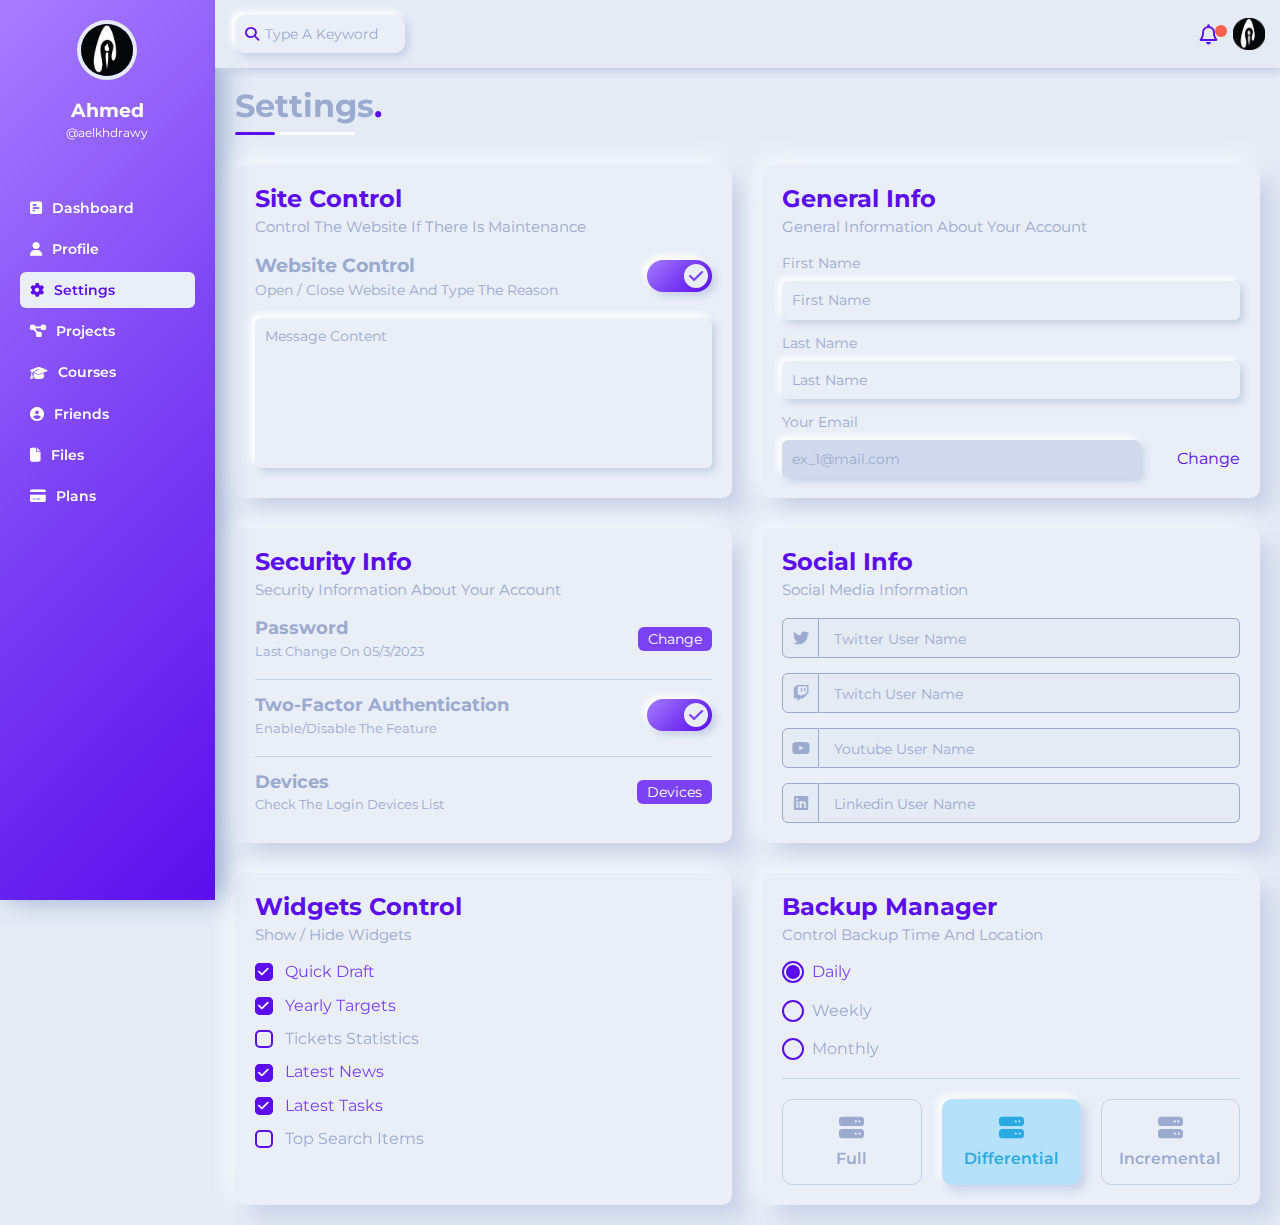
<file: settings.html>
<!DOCTYPE html>
<html lang="en">
    <head>
        <meta charset="UTF-8">
        <meta http-equiv="X-UA-Compatible" content="IE=edge">
        <meta name="viewport" content="width=device-width, initial-scale=1.0">
        <title>Settings</title>
        <link rel="shortcut icon" href="imgs/favicon.svg" type="image/x-icon">
        <link rel="icon" type="image/png" href="">
        <!-- Normalize -->
        <link rel="stylesheet" href="css/normalize.css">
        <!-- Font Awesome -->
        <link rel="stylesheet" href="css/all.min.css">
        <!-- Start Google Fonts -->
        <link rel="preconnect" href="https://fonts.googleapis.com">
        <link
            rel="preconnect"
            href="https://fonts.gstatic.com"
            crossorigin="crossorigin">
        <link
            href="https://fonts.googleapis.com/css2?family=Cairo:wght@200;400;500;700;900;1000&family=Montserrat:wght@300;400;700;900&family=Nunito:wght@300;400;700;900&family=Roboto:wght@100;300;400;500;700;900&family=Yellowtail&display=swap"
            rel="stylesheet">
            <!-- End Google Fonts -->
        <link rel="stylesheet" href="css/framework.css">
        <link rel="stylesheet" href="css/master.css">
    </head>
    <body>
        <!-- Start Page -->
        <div class="page ds-flex">
            <!-- Start Sidebar -->
            <div class="sidebar h-100vh p-20 pos-sticky top-0 colr-whit bg-grad-135">
                <div class="user-name col-flex txt-c">
                    <a class="cntr-flex" href="index.html">
                        <img class="borad-half" src="imgs/user-logo.png" alt="">
                    </a>
                    <h3 class="name m-0 mt-20 mb-5 pos-relative hid-mob">Ahmed</h3>
                    <span class="u-name fz-12 hid-mob">@aelkhdrawy</span>
                </div>
                <ul>
                    <li>
                        <a class="ds-flex align-c fz-14 borad-6 p-10" href="index.html">
                        <i class="fa-solid fa-square-poll-horizontal"></i>
                        <span class="hid-mob">Dashboard</span>
                    </a>
                    </li>
                    <li>
                        <a class="ds-flex align-c fz-14 borad-6 p-10" href="profile.html">
                         <i class="fa-solid fa-user"></i>
                        <span class="hid-mob">Profile</span>
                    </a>
                    </li>
                    <li>
                        <a class="active ds-flex align-c fz-14 borad-6 p-10" href="settings.html">
                        <i class="fa-solid fa-gear"></i>
                        <span class="hid-mob">Settings</span>
                    </a>
                    </li>
                    <li>
                        <a class="ds-flex align-c fz-14 borad-6 p-10" href="projects.html">
                        <i class="fa-solid fa-diagram-project"></i>
                        <span class="hid-mob">Projects</span>
                    </a>
                    </li>
                    <li>
                        <a class="ds-flex align-c fz-14 borad-6 p-10" href="courses.html">
                        <i class="fa-solid fa-graduation-cap"></i>
                        <span class="hid-mob">Courses</span>
                    </a>
                    </li>
                    <li>
                        <a class="ds-flex align-c fz-14 borad-6 p-10" href="friends.html">
                        <i class="fa-solid fa-circle-user"></i>
                        <span class="hid-mob">Friends</span>
                    </a>
                    </li>
                    <li>
                        <a class="ds-flex align-c fz-14 borad-6 p-10" href="files.html">
                        <i class="fa-solid fa-file"></i>
                        <span class="hid-mob">Files</span>
                    </a>
                    </li>
                    <li>
                        <a class="ds-flex align-c fz-14 borad-6 p-10" href="plans.html">
                        <i class="fa-solid fa-credit-card"></i>
                        <span class="hid-mob">Plans</span>
                    </a>
                    </li>
                </ul>
            </div>
            <!-- End Sidebar -->
            <!-- Start Content -->
            <div class="content w-full bg-gl-2 over-hid">
                <!-- Start Head -->
                <div class="head bg-gl-2 p-15 betwn-flex pos-relative label-shdw">
                    <div class="search pos-relative">
                        <input class="p-10 colr-prim bg-gl-1  pl-30 ml-5 borad-10 inpt-reset label-shdw inpt-fcs-shdw" type="search" name="search" placeholder="Type A Keyword">
                    </div>
                    <div class="icons ds-flex align-c">
                        <span class="pos-relative notifi colr-prim-drk">
                            <i class="fa-regular fa-bell fa-lg bell"></i>
                        </span>
                        <img class="ml-15" src="imgs/user-logo.png" alt="">
                    </div>
                </div>
                <!-- End Head -->
                <!-- Page Main Heading -->
                <h1 class="pos-relative">Settings<span class="fw-bold colr-prim-drk">.</span></h1>
                <!-- Start Settings Page Content -->
                <div class="settings-page m-20 ds-grid gap-30">
                    <!-- Start Site Control Widget -->
                    <div class="site-cont-widg p-20 borad-10 bg-gl-1 bx-shdw">
                        <h2 class="mt-0 mb-5 colr-prim-drk">Site Control</h2>
                        <p class="mt-0 mb-20 fz-15 colr-gdrk">Control The Website If There Is Maintenance</p>
                        <div class="mb-20 betwn-flex">
                            <div>
                                <h3 class="mt-0 mb-5 colr-gdrk">Website Control</h3>
                                <p class="m-0 fz-14 colr-gdrk">Open / Close Website And Type The Reason</p>
                            </div>
                            <div class="toggle">
                                <label>
                                    <input class="toggle-checkbox" type="checkbox" checked >
                                    <div class="toggle-switch label-shdw"></div>
                                </label>
                            </div>
                        </div>
                        <textarea class="close-message inpt-reset w-full p-10 bg-gl-1 label-shdw borad-6 inpt-fcs-shdw" name="" placeholder="Message Content"></textarea>
                    </div>
                    <!-- End Site Control Widget -->
                    <!-- Start General Info Widget -->
                    <div class="general-info-widg p-20 borad-10 bg-gl-1 bx-shdw">
                        <h2 class="mt-0 mb-5 colr-prim-drk">General Info</h2>
                        <p class="m-0 mb-20 colr-gdrk fz-15">General Information About Your Account</p>
                        <div class="mb-15">
                            <label class="fz-14 colr-gdrk mb-10 ds-blk" for="first-name">First Name</label>
                            <input class="inpt-reset p-10 ds-blk bg-gl-1 label-shdw borad-6 inpt-fcs-shdw w-full" type="text" name="first-name" id="first-name" placeholder="First Name">
                        </div>
                        <div class="mb-15">
                            <label class="fz-14 colr-gdrk mb-10 ds-blk" for="last-name">Last Name</label>
                            <input class="inpt-reset p-10 ds-blk bg-gl-1 label-shdw borad-6 inpt-fcs-shdw w-full" type="text" name="last-name" id="last-name" placeholder="Last Name">
                        </div>
                        <div class=" email betwn-flex f-wrap">
                            <label class="fz-14 colr-gdrk mb-10 ds-blk fbasis-100" for="user-email">Your Email</label>
                            <input class="inpt-reset p-10 ds-blk label-shdw borad-6 inpt-fcs-shdw" type="email" name="email" id="user-email" placeholder="ex_1@mail.com" disabled>
                            <a href="" class="change  colr-prim-drk">Change</a>
                        </div>
                    </div>
                    <!-- End General Info Widget -->
                    <!-- Strat Security Info Widget -->
                    <div class="security-info-widg p-20 bg-gl-1 borad-10 bx-shdw">
                        <h2 class="mt-0 mb-5 colr-prim-drk">Security Info</h2>
                        <p class="m-0 mb-20 colr-gdrk fz-15">Security Information About Your Account</p>
                        <div class="pass-row betwn-flex">
                            <div class="info">
                                <h3 class="colr-gdrk m-0 mb-5 fz-18">Password</h3>
                                <p class="colr-gdrk m-0 fz-13">Last Change On 05/3/2023</p>
                            </div>
                            <a class="btn-prim bg-prim fz-14" href="">Change</a>
                        </div>
                        <div class="authen-row betwn-flex">
                            <div class="info">
                                <h3 class="colr-gdrk m-0 mb-5 fz-18"> Two-Factor Authentication </h3>
                                <p class="colr-gdrk m-0 fz-13">Enable/Disable The Feature</p>
                            </div>
                            <div class="toggle">
                                <label>
                                    <input class="toggle-checkbox" type="checkbox" checked >
                                    <div class="toggle-switch label-shdw"></div>
                                </label>
                            </div>
                        </div>
                        <div class="devices-row betwn-flex">
                            <div class="info">
                                <h3 class="colr-gdrk m-0 mb-5 fz-18">Devices</h3>
                                <p class="colr-gdrk m-0 fz-13">Check The Login Devices List</p>
                            </div>
                            <a class="btn-prim bg-prim fz-14" href="">Devices</a>
                        </div>
                    </div>
                    <!-- End Security Info Widget -->
                    <!-- Strat Social Info Widget -->
                    <div class="social-info-widg p-20 bg-gl-1 borad-10 bx-shdw">
                        <h2 class="mt-0 mb-5 colr-prim-drk">Social Info</h2>
                        <p class="m-0 mb-20 colr-gdrk fz-15">Social Media Information</p>
                        <div class=" borad-6 ds-flex align-c mb-15">
                            <i class="fa-brands fa-twitter colr-gdrk cntr-flex"></i>
                            <input class="ds-blk bg-gl-2 pl-15 w-full inpt-reset" type="text" placeholder="Twitter User Name">
                        </div>
                        <div class=" borad-6 ds-flex align-c mb-15">
                            <i class="fa-brands fa-twitch colr-gdrk cntr-flex"></i>
                            <input class="ds-blk bg-gl-2 pl-15 w-full inpt-reset" type="text" placeholder="Twitch User Name">
                        </div>
                        <div class=" borad-6 ds-flex align-c mb-15">
                            <i class="fa-brands fa-youtube colr-gdrk cntr-flex"></i>
                            <input class="ds-blk bg-gl-2 pl-15 w-full inpt-reset" type="text" placeholder="Youtube User Name">
                        </div>
                        <div class=" borad-6 ds-flex align-c">
                            <i class="fa-brands fa-linkedin colr-gdrk cntr-flex"></i>
                            <input class="ds-blk bg-gl-2 pl-15 w-full inpt-reset" type="text" placeholder="Linkedin User Name">
                        </div>
                    </div>
                    <!-- End Social Info Widget -->
                    <!-- Start Widgets Control Widget -->
                    <div class="widgets-control-widg p-20 bg-gl-1 borad-10 bx-shdw">
                        <h2 class="mt-0 mb-5 colr-prim-drk">Widgets Control</h2>
                        <p class="m-0 mb-20 colr-gdrk fz-15">Show / Hide Widgets</p>
                        <div class="control ds-flex align-c mb-15">
                            <input type="checkbox" name="" id="one" checked>
                            <label for="one">Quick Draft</label>
                        </div>
                        <div class="control ds-flex align-c mb-15">
                            <input type="checkbox" name="" id="two" checked>
                            <label for="two">Yearly Targets</label>
                        </div>
                        <div class="control ds-flex align-c mb-15">
                            <input type="checkbox" name="" id="three">
                            <label for="three">Tickets Statistics</label>
                        </div>
                        <div class="control ds-flex align-c mb-15">
                            <input type="checkbox" name="" id="fuor" checked>
                            <label for="fuor">Latest News</label>
                        </div>
                        <div class="control ds-flex align-c mb-15">
                            <input type="checkbox" name="" id="five" checked>
                            <label for="five">Latest Tasks</label>
                        </div>
                        <div class="control ds-flex align-c mb-15">
                            <input type="checkbox" name="" id="six">
                            <label for="six">Top Search Items</label>
                        </div>
                    </div>
                    <!-- End Widgets Control Widget -->
                    <!-- Start Backup Manager Widget -->
                    <div class="backup-manager-widg p-20 bg-gl-1 borad-10 bx-shdw">
                        <h2 class="mt-0 mb-5 colr-prim-drk">Backup Manager</h2>
                        <p class="m-0 mb-20 colr-gdrk fz-15">Control Backup Time And Location</p>
                        <div class="period daily ds-flex align-c mb-20">
                            <input type="radio" name="time" id="daily" checked>
                            <label for="daily">Daily</label>
                        </div>
                        <div class="period weekly ds-flex align-c mb-20">
                            <input type="radio" name="time" id="weekly">
                            <label for="weekly">Weekly</label>
                        </div>
                        <div class="period ds-flex align-c mb-20">
                            <input type="radio" name="time" id="monthly">
                            <label for="monthly">Monthly</label>
                        </div>
                        <div class="capacities pt-20 ds-flex gap-20 align-c txt-c bordt-gry-1 ">
                            <input type="radio" name="capacity" id="full">
                            <div class="capacity full  borad-10 w-full">
                                <label class="ds-blk m-15" for="full">
                                    <i class="fa-solid fa-server ds-blk mb-10 fz-25"></i>
                                    Full
                                </label>
                            </div>
                            <input type="radio" name="capacity" id="differential" checked>
                            <div class="capacity deffer  borad-10 w-full">
                                <label class="ds-blk m-15" for="differential">
                                    <i class="fa-solid fa-server ds-blk mb-10 fz-25"></i>
                                    Differential
                                </label>
                            </div>
                            <input type="radio" name="capacity" id="incremental">
                            <div class="capacity increme  borad-10 w-full">
                                <label class="ds-blk m-15" for="incremental">
                                    <i class="fa-solid fa-server ds-blk mb-10 fz-25"></i>
                                    Incremental
                                </label>
                            </div>
                        </div>
                    </div>
                    <!-- End Backup Manager Widget -->
                </div>
                <!-- End Settings Page Content -->
            </div>
            <!-- End Content -->
        </div>
        <!-- End Page -->
    </body>
</html>
</file>
<file: css/framework.css>
.cntr-flex{display:flex;justify-content:center;align-items:center}
.betwn-flex{display:flex;justify-content:space-between;align-items:center}
.col-flex{display:flex;justify-content:center;align-items:center;flex-direction:column}
.inpt-reset{border:none;outline:0}
.btn-prim{padding:4px 10px;font-weight:400;color:#fff;cursor:pointer;border-radius:6px;-webkit-border-radius:6px;-moz-border-radius:6px;-ms-border-radius:6px;-o-border-radius:6px}
/* Start Box */
.ds-blk{display:block}
.ds-in-blk{display:block}
.ds-flex{display:flex}
.align-c{align-items:center}
.align-s{align-items:start}
.f-wrap{flex-wrap:wrap}
.flex-1{flex:1}
.flex-2{flex:2}
.fgrow-1{flex-grow:1}
.fbasis-100{flex-basis:100%}
.ds-grid{display:grid}
.gap-10{gap:10px}
.gap-20{gap:20px}
.gap-30{gap:30px}
.over-hid{overflow:hidden}
@media (max-width:767px){
.hid-mob{display:none}
.blk-mob{display:block}
.direc-col-mob{flex-direction:column;}

}
/* End Box */
/* Start Padding + Margin */
.p-10{padding:10px}
.p-15{padding:15px}
.p-20{padding:20px}
.pt-10{padding-top:10px}
.pt-15{padding-top:15px}
.pt-20{padding-top:20px}
.pr-20{padding-right:20px}
.pr-15{padding-right:15px}
.pb-15{padding-bottom:15px}
.pb-10{padding-bottom:10px}
.pb-20{padding-bottom:20px}
.pl-15{padding-left:15px}
.pl-20{padding-left:20px}
.pl-30{padding-left:30px}
.m-auto{margin:auto}
.m-0{margin:0}
.m-15{margin:15px}
.m-20{margin:20px}
.mt-0{margin-top:0}
.mt-5{margin-top:5px}
.mt-10{margin-top:10px}
.mt-15{margin-top:15px}
.mt-20{margin-top:20px}
.mt-25{margin-top:25px}
.mt-30{margin-top:30px}
.mt-50{margin-top:50px}
.mr-auto{margin-right:auto}
.mr-0{margin-right:0}
.mr-10{margin-right:10px}
.mr-15{margin-right:15px}
.mr-20{margin-right:20px}
.mb-0{margin-bottom:0}
.mb-5{margin-bottom:5px}
.mb-10{margin-bottom:10px}
.mb-15{margin-bottom:15px}
.mb-20{margin-bottom:20px}
.mb-30{margin-bottom:30px}
.mb-50{margin-bottom:50px}
.ml-auto{margin-left:auto}
.ml-0{margin-left:0}
.ml-5{margin-left:5px}
.ml-15{margin-left:15px}
.ml-20{margin-left:20px}
/* End Padding + Margin */
/* Start Colors */
.bg-whit{background-color:#fff}
.bg-gl-1{background-color:var(--gray-light-1)}
.bg-gl-2{background-color:var(--gray-light-2)}
.bg-gl-3{background-color:var(--gray-light-3)}
.bg-gl-4{background-color:var(--gray-light-4)}
.bg-prim{background-color:var(--primary)}
.bg-prim-25{background-color:var(--primary-25)}
.bg-prim-l{background-color:var(--primary-light)}
.bg-prim-drk{background-color:var(--primary-dark)}
.bg-prim-red{background-color:var(--primary-red)}
.bg-red-25{background-color:var(--primary-red-25)}
.bg-prim-green{background-color:var(--primary-green)}
.bg-green-25{background-color:var(--primary-green-25)}
.bg-prim-blu{background-color:var(--primary-blue)}
.bg-blu-25{background-color:var(--primary-blue-25)}
.bg-prim-yellow{background-color:var(--primary-yellow)}
.bg-yellow-25{background-color:var(--primary-yellow-25)}
.bg-lingrad{background-image:linear-gradient(var(--primary-light),var(--primary),var(--primary-dark))}
.bg-grad-right{background-image:linear-gradient(to right,var(--primary-light),var(--primary),var(--primary-dark))}
.bg-grad-135{background-image:linear-gradient(135deg,var(--primary-light),var(--primary),var(--primary-dark))}
.colr-blk{color:#000}
.colr-whit{color:#fff}
.colr-gl-1{color:var(--gray-light-1)}
.colr-gl-2{color:var(--gray-light-2)}
.colr-gl-3{color:var(--gray-light-3)}
.colr-gl-4{color:var(--gray-light-4)}
.colr-gdrk{color:var(--gray-dark)}
.colr-prim{color:var(--primary)}
.colr-prim-25{color:var(--primary-25)}
.colr-prim-l{color:var(--primary-light)}
.colr-prim-drk{color:var(--primary-dark)}
.colr-red{color:var(--primary-red)}
.colr-red-25{color:var(--primary-red-25)}
.colr-green{color:var(--primary-green)}
.colr-blue{color:var(--primary-blue)}
.colr-yellow{color:var(--primary-yellow)}
/* End Colors */
/* Start Position */
.pos-relative{position:relative}
.pos-absolute{position:absolute}
.pos-sticky{position:sticky}
.top-0{top:0}
.right-0{right:0}
.bottom-0{bottom:0}
.left-0{left:0}
/* End Position */
/* Start Font */
.txt-c{text-align:center}
.txt-e{text-align:end}
.fz-10{font-size:10px}
.fz-12{font-size:12px}
.fz-13{font-size:13px}
.fz-14{font-size:14px}
.fz-15{font-size:15px}
.fz-16{font-size:16px}
.fz-18{font-size:18px}
.fz-25{font-size:25px}
.fz-30{font-size:30px}
.fw-norm{font-weight:400}
.fw-bold{font-weight:700}
@media (max-width:767px){
.txt-c-mob{text-align:center}
}
/* End Font */
/* Start Width + Height */
.h-full{height:100%}
.h-100vh{height:100vh}
.h-half{height:50%}
.h-30{height:30px}
.h-50{height:50px}
.h-100{height:100px}
.w-full{width:100%}
.w-half{width:50%}
.w-fit{width:fit-content}
.w-30{width:30px}
.w-50{width:50px}
.w-100{width:100px}
/* End Width + Height */
/* Start Border */
.bord-non{border:none}
.borad-half{border-radius:50%;-webkit-border-radius:50%;-moz-border-radius:50%;-ms-border-radius:50%;-o-border-radius:50%}
.borad-6{border-radius:6px;-webkit-border-radius:6px;-moz-border-radius:6px;-ms-border-radius:6px;-o-border-radius:6px}
.borad-10{border-radius:10px;-webkit-border-radius:10px;-moz-border-radius:10px;-ms-border-radius:10px;-o-border-radius:10px}
.borad-20{border-radius:20px;-webkit-border-radius:20px;-moz-border-radius:20px;-ms-border-radius:20px;-o-border-radius:20px}
.bord-whit-1{border:solid 1px #fff}
.bord-gry-1{border:solid 1px var(--gray-light-4)}
.bordt-gry-1{border-top:solid 1px var(--gray-light-4)}
.bordr-gry-1{border-right:solid 1px var(--gray-light-4)}
.bordb-gry-1{border-bottom:solid 1px var(--gray-light-4)}
.bordl-gry-1{border-left:solid 1px var(--gray-light-4)}
/* End Border */


/* =========================== */
/* Start Component */
/* End Component */
</file>
<file: css/master.css>
/* Start Glubal Rules */
:root {
    --white: #FFF;
    --gray-light-1: #e9eef7;
    --gray-light-2: #e4ebf5;
    --gray-light-3: #d1d9ec;
    --gray-light-4: #c8d0e7;
    --gray-dark: #9baacf;
    --primary: #7b41f4;
    --primary-25: #e3d1ff;
    --primary-light: #a77dff;
    --primary-dark: #5b0eeb;
    --primary-red: #ff5f4d;
    --primary-red-25: #ffbab3;
    --primary-green: #39b54a;
    --primary-green-25: #c8eacd;
    --primary-blue: #29abe2;
    --primary-blue-25: #b6e1fb;
    --primary-yellow: #f0d22e;
    --primary-yellow-25: #faf0b7;
    --lin-grad-135: linear-gradient(135deg, var(--primary-light), var(--primary), var(--primary-dark));
    --trans-03s: all 0.3s linear;
    --shadow-inset: inset 0.2rem 0.2rem 0.5rem var(--gray-light-4), inset -0.2rem -0.2rem 0.5rem var(--white);
    --bx-shdw: 0.8rem 0.8rem 1.4rem var(--gray-light-4), -0.2rem -0.2rem 1.8rem var(--white);
    --label-shdw: 0.3rem 0.3rem 0.6rem var(--gray-light-4), -0.2rem -0.2rem 0.5rem var(--white);
}
body {
    font-family: 'Montserrat', sans-serif;
    margin: 0;
    font-weight: 400;
}
::-webkit-scrollbar {
    width: 13px;
}
::-webkit-scrollbar-track {
    background-color: var(--gray-light-1);
}
::-webkit-scrollbar-thumb {
    background-color: var(--primary-dark);
    border-radius: 10px;
    -webkit-border-radius: 10px;
    -moz-border-radius: 10px;
    -ms-border-radius: 10px;
    -o-border-radius: 10px;
}
::-webkit-scrollbar-thumb:hover {
    background-color: var(--primary);
}
* {
    box-sizing: border-box;
}
*:focus {
    outline: none;
}
a {
    text-decoration: none;
    color: inherit;
}
ul {
    list-style: none;
    padding: 0;
}
input,
textarea {
    color: var(--primary-dark);
    transition: var(--trans-03s);
    resize: none;
}
::placeholder {
    color: var(--gray-dark);
    transition: var(--trans-03s);
    font-size: 14px;
}
input:focus::placeholder,
textarea:focus::placeholder {
    opacity: 0;
}
/* End Glubal Rules */
/* =========================== */
/* Start Component */
.bx-shdw {
    box-shadow: 0.8rem 0.8rem 1.4rem var(--gray-light-4), -0.2rem -0.2rem 1.8rem var(--white);
}
.label-shdw {
    box-shadow: 4px 4px 7px var(--gray-light-4), -4px -4px 6px var(--white);
}
.inset-shdw {
    box-shadow: inset 0.2rem 0.2rem 0.5rem var(--gray-light-4), inset -0.2rem -0.2rem 0.5rem var(--white);
}
.inpt-fcs-shdw:focus{box-shadow:var(--shadow-inset)}
.page {
    min-height: 100vh;
    background-color: var(--gray-light-2);
}
.page h1 {
    margin: 20px 20px 40px;
    color: var(--gray-dark);
}
.page h1::after,
.page h1::before {
    content: '';
    position: absolute;
    height: 3px;
    bottom: -10px;
    left: 0;
    border-radius: 5px;
    -webkit-border-radius: 5px;
    -moz-border-radius: 5px;
    -ms-border-radius: 5px;
    -o-border-radius: 5px;
}
/* Start Page Heading H1 */
.page h1::before{
    background-color: var(--white);
    width: 120px;
}
.page h1::after {
    background-color: var(--primary-dark);
    width: 40px;
}
/* End Page Heading H1 */
/* Start Toggle Switch  */
.toggle-checkbox {
    appearance: none;
    -webkit-appearance: none;
    display: none;
}
.toggle-switch {
    background-color: var(--gray-light-1);
    width: 65px;
    height: 32px;
    position: relative;
    cursor: pointer;
    border-radius: 16px;
    -webkit-border-radius: 16px;
    -moz-border-radius: 16px;
    -ms-border-radius: 16px;
    -o-border-radius: 16px;
    transition: var(--trans-03s);
    -webkit-transition: var(--trans-03s);
    -moz-transition: var(--trans-03s);
    -ms-transition: var(--trans-03s);
    -o-transition: var(--trans-03s);
}
.toggle-switch::before {
    content: '\f00d';
    font: var(--fa-font-solid);
    position: absolute;
    font-weight: 900;
    background-color: var(--gray-dark);
    width: 24px;
    height: 24px;
    top: 4px;
    left: 4px;
    display: flex;
    justify-content: center;
    align-items: center;
    color: var(--gray-light-1);
    border-radius: 50%;
    -webkit-border-radius: 50%;
    -moz-border-radius: 50%;
    -ms-border-radius: 50%;
    -o-border-radius: 50%;
    transition: var(--trans-03s);
    -webkit-transition: var(--trans-03s);
    -moz-transition: var(--trans-03s);
    -ms-transition: var(--trans-03s);
    -o-transition: var(--trans-03s);
}
.toggle-checkbox:checked + .toggle-switch{
    background-image: var(--lin-grad-135);
}
.toggle-checkbox:checked + .toggle-switch::before{
    content: '\f00c';
    background-color: var(--gray-light-1);
    left: 37px;
    color: var(--primary);
}
/* End Toggle Switch  */
:disabled {
    cursor: no-drop;
    background-color: var(--gray-light-3);
}
.bell {
    display: block;
    transform-origin: 50% 4px;
    animation: ring 4s 0.7s ease-in-out infinite;
    -webkit-animation: ring 4s 0.7s ease-in-out infinite;
}
@keyframes ring {
  0% { -webkit-transform: rotateZ(0); }
  1% { -webkit-transform: rotateZ(30deg); }
  3% { -webkit-transform: rotateZ(-28deg); }
  5% { -webkit-transform: rotateZ(34deg); }
  7% { -webkit-transform: rotateZ(-32deg); }
  9% { -webkit-transform: rotateZ(30deg); }
  11% { -webkit-transform: rotateZ(-28deg); }
  13% { -webkit-transform: rotateZ(26deg); }
  15% { -webkit-transform: rotateZ(-24deg); }
  17% { -webkit-transform: rotateZ(22deg); }
  19% { -webkit-transform: rotateZ(-20deg); }
  21% { -webkit-transform: rotateZ(18deg); }
  23% { -webkit-transform: rotateZ(-16deg); }
  25% { -webkit-transform: rotateZ(14deg); }
  27% { -webkit-transform: rotateZ(-12deg); }
  29% { -webkit-transform: rotateZ(10deg); }
  31% { -webkit-transform: rotateZ(-8deg); }
  33% { -webkit-transform: rotateZ(6deg); }
  35% { -webkit-transform: rotateZ(-4deg); }
  37% { -webkit-transform: rotateZ(2deg); }
  39% { -webkit-transform: rotateZ(-1deg); }
  41% { -webkit-transform: rotateZ(1deg); }
  43% { -webkit-transform: rotateZ(0); }
  100% { -webkit-transform: rotateZ(0); }
}
/* End Component */
/* =========================== */
/* Start Sidebar */
.sidebar {
    box-shadow: 0.5rem 0 1.5rem var(--gray-dark);
    width: 250px;
}
.sidebar .user-name {
    margin-bottom: 50px;
}
.sidebar .user-name img {
    width: 60px;
    border: solid 4px var(--gray-light-2);
}
.sidebar ul li a {
    font-weight: 600;
    margin-top: 5px;
    transition: var(--trans-03s);
    -webkit-transition: var(--trans-03s);
    -moz-transition: var(--trans-03s);
    -ms-transition: var(--trans-03s);
    -o-transition: var(--trans-03s);
}
.sidebar ul li a.active,
.sidebar ul li a:hover {
    background-color: var(--gray-light-1);
    color: var(--primary-dark)
}
.sidebar ul li a span {
    margin-left: 10px;
}
@media (max-width: 767px) {
    .sidebar {
        box-shadow: none;
    }
    .sidebar .user-name {
        margin-bottom: 0;
    }
    .sidebar .user-name img {
        width: 40px;
    }
    .sidebar {
        width: 62px;
        padding: 10px;
    }
    .sidebar ul li a {
        justify-content: center;
        width: 40px;
        height: 40px;
        text-align: center;
        padding: 10px;
        border-radius: 50%;
        -webkit-border-radius: 50%;
        -moz-border-radius: 50%;
        -ms-border-radius: 50%;
        -o-border-radius: 50%;
    }
}
/* End Sidebar */
/* =========================== */
/* Start Content */
.content .head .search::before {
    content: '\f002';
    position: absolute;
    font: var(--fa-font-solid);
    left: 15px;
    top: 50%;
    font-size: 14px;
    color: var(--primary-dark);
    transform: translateY(-50%);
}
.content .head .search input {
    width: 170px;
    transition: var(--trans-03s);
    -webkit-transition: var(--trans-03s);
    -moz-transition: var(--trans-03s);
    -ms-transition: var(--trans-03s);
    -o-transition: var(--trans-03s);
}
.content .head .search input:focus {
    width: 200px;
}
.content .head .icons .notifi::before {
    content: '';
    position: absolute;
    width: 12px;
    height: 12px;
    top: -9px;
    right: -9px;
    background-color: var(--primary-red);
    border-radius: 50%;
    -webkit-border-radius: 50%;
    -moz-border-radius: 50%;
    -ms-border-radius: 50%;
    -o-border-radius: 50%;
}
.content .head .icons img {
    width: 32px;
    height:32px;
}
/* End Content */
/* ====================================================== */
                    /* Start Dash Page  */
/* ====================================================== */
/* Start Wrapper Page  */
.wrapper {
    grid-template-columns: repeat(auto-fill, minmax(450px, 1fr));
}
@media (max-width: 767px) {
    .wrapper{
        grid-template-columns: minmax(200px, 1fr);
        margin-left: 10px;
        margin-right: 10px;
        gap: 15px;
    }
}
/* End Wrapper Page */
/* ====================================================== */
/* Start Welcome widget */
.welcome-widg .intro {
    border-radius: 10px 10px 0 0;
    -webkit-border-radius: 10px 10px 0 0;
    -moz-border-radius: 10px 10px 0 0;
    -ms-border-radius: 10px 10px 0 0;
    -o-border-radius: 10px 10px 0 0;
}
.welcome-widg .intro img {
    width: 200px;
}
.welcome-widg .avatar {
    width: 80px;
    height: 80px;
    padding: 2px;
    margin-top: -35px;
    border: solid 5px var(--gray-light-1);
}
.welcome-widg .welcome-body > div {
    flex: 1;
}
.welcome-widg .visit-profile {
    margin: 0 15px 15px auto;
}
@media (max-width: 767px) {
    .welcome-widg .intro {
        padding: 30px;
        justify-content: center;
    }
    .welcome-widg .avatar {
        margin-left: 0;
    }
    .welcome-widg .welcome-body {
        margin-top: 0;
    }
    .welcome-widg .welcome-body > div:not(:last-child) {
        margin-bottom: 20px;
    }
}
/* End Welcome widget */
/* ====================================================== */
/* Start Quick Draft widget */
.quick-widget textarea {
    min-height: 180px;
}
.quick-widget .save {
    margin-left: auto;
}
/* End Quick Draft widget */
/* ====================================================== */
/* Start Target */
.targets-widget .target-row .icon {
    width: 80px;
    height: 80px;
}
.targets-widget .details .progress {
    height: 6px;
}
.targets-widget .details .progress span::before {
    content: attr(data-progress);
    position: absolute;
    width: 25px;
    height: 24px;
    color: var(--white);
    display: flex;
    align-items: center;
    padding: 5px;
    font-size: 12px;
    justify-content: center;
    top: -50px;
    right: 0;
    border-radius: 50%;
    -webkit-border-radius: 50%;
    -moz-border-radius: 50%;
    -ms-border-radius: 50%;
    -o-border-radius: 50%;
    transform: translateX(50%);
    -webkit-transform: translateX(50%);
    -moz-transform: translateX(50%);
    -ms-transform: translateX(50%);
    -o-transform: translateX(50%);
}
.targets-widget .details .progress span::after {
    content: '';
    position: absolute;
    border-style: solid;
    border-width: 9px;
    right: 0;
    top: -19px;
    transform: translateX(50%);
}
.targets-widget .money .icon {
    background-color: #bde6c3;
}
.targets-widget .money .progress span {
    background: linear-gradient(to right, #bde6c3, var(--primary-green));
}
.targets-widget .money .progress span::before {
    background-color: var(--primary-green);
}
.targets-widget .money .progress span::after {
    border-color: var(--primary-green) transparent transparent transparent;
}
.targets-widget .projects .icon {
    background-color: #b8e3f5;
}
.targets-widget .projects .progress span {
    background: linear-gradient(to right, #b8e3f5, var(--primary-blue));
}
.targets-widget .projects .progress span::before {
    background-color: var(--primary-blue);
}
.targets-widget .projects .progress span::after {
    border-color: var(--primary-blue) transparent transparent transparent;
}
.targets-widget .team .icon {
    background-color: #d3c0fb;
}
.targets-widget .team .progress span {
    background: linear-gradient(to right, #d3c0fb, var(--primary));
}
.targets-widget .team .progress span::before {
    background-color: var(--primary);
}
.targets-widget .team .progress span::after {
    border-color: var(--primary) transparent transparent transparent;
}
/* End Target */
/* ====================================================== */
/* Start Tickets */
.tickets-widget .ticket {
    width: calc(50% - 10px);
}
@media (max-width: 767px) {
    .tickets-widget .ticket {
        width: 100%;
    }
}
/* End Tickets */
/* ====================================================== */
/* Start Latest News */
.news-widget .new-row:not(:last-of-type) {
    border-bottom: solid 1px var(--gray-light-4);
    margin-bottom: 20px;
    padding-bottom: 20px;
}
@media (max-width: 767px) {
    .news-widget .new-row img {
        width: 100%;
        margin-right: 0;
        margin-bottom: 10px;
    }
    .news-widget .new-row .label {
        width: fit-content;
        margin: 15px auto 0;
    }
}
/* End Latest News */
/* ====================================================== */
/* Start Tasks */
.tasks-widget .task-row:not(:last-of-type) {
    border-bottom: solid 1px var(--gray-light-4);
    padding-bottom: 15px;
    margin-bottom: 15px;
} 
.tasks-widget .done {
    opacity: 0.4;
}
.tasks-widget .done h3,
.tasks-widget .done p {
    text-decoration: line-through;
}
.tasks-widget .task-row .delete {
    cursor: pointer;
    transition: var(--trans-03s);
    -webkit-transition: var(--trans-03s);
    -moz-transition: var(--trans-03s);
    -ms-transition: var(--trans-03s);
    -o-transition: var(--trans-03s);
}
.tasks-widget .task-row .delete:hover:not(.done i) {
    color: var(--primary-red);
}
/* End Tasks */
/* ====================================================== */
/* Start Top Search */
.top-search-widg .item-row:not(:last-of-type) {
    padding-bottom: 15px;
    margin-bottom: 15px;
}
/* End Top Search */
/* ====================================================== */
/* Start Latest Uploads */
.latest-up-widg .file-row:not(:last-of-type) {
    padding-bottom: 10px;
    margin-bottom: 10px;
    border-bottom: solid 1px var(--gray-light-4);
}
/* End Latest Uploads */
/* ====================================================== */
/* Start Project Steps */
@media (max-width: 767px) {
    .last-project-widg {
        position: unset;
    }
}
.last-project-widg ul::before{
    content: '';
    position: absolute;
    width: 2px;
    height: 100%;
    left: 11px;
    background-color: var(--primary-dark);
}
.last-project-widg ul li::before{
    content: '';
    display: block;
    margin-right: 20px;
    width: 20px;
    height: 20px;
    background-color: var(--gray-light-1);
    border: solid 2px var(--gray-light-1);
    outline: solid 2px var(--primary-dark);
    z-index: 1;
    border-radius: 50%;
    -webkit-border-radius: 50%;
    -moz-border-radius: 50%;
    -ms-border-radius: 50%;
    -o-border-radius: 50%;
}
.last-project-widg ul li.done::before{
    background-color: var(--primary);
}
.last-project-widg ul li.current::before{
    animation: chang-color 0.8s infinite alternate;
    -webkit-animation: chang-color 0.8s infinite alternate;
}
.last-project-widg .lunching {
    position: absolute;
    width: 200px;
    bottom: 10px;
    right: 10px;
    opacity: 0.5;
}
@keyframes chang-color {
    from{
        background-color: var(--gray-light-1);
    }
    to {
        background-color: var(--primary);
    }
}
/* End Project Steps */
/* ====================================================== */
/* Start Reminders */
.reminder-widget ul li .circle {
    width: 15px;
    height: 15px;
}
.reminder-widget ul li > .item-prim {
    border-left: solid 2px var(--primary-dark);
}
.reminder-widget ul li > .item-blue {
    border-left: solid 2px var(--primary-blue);
}
.reminder-widget ul li > .item-green {
    border-left: solid 2px var(--primary-green);
}
.reminder-widget ul li > .item-yellow {
    border-left: solid 2px var(--primary-yellow);
}
/* End Reminders */
/* ====================================================== */
/* Start Latest Post */
.latest-post-widg .avatar {
    width: 60px;
    height: 60px;
}
.latest-post-widg .post-content p {
    text-transform: capitalize;
    line-height: 1.6;
}
/* End Latest Post */
/* ====================================================== */
/* Start Social Stats */
.social-stats-widg  .twitter {
    background-color: #c7e8fc;
}
.social-stats-widg  .twitter a {
    background-color: #1da1f2;
}
.social-stats-widg  .twitter i,
.social-stats-widg  .twitter span {
    color: #1da1f2;
    display: block;
}
.social-stats-widg  .twitch {
    background-color: #e3d1ff;
}
.social-stats-widg  .twitch a {
    background-color: #9146ff;
}
.social-stats-widg  .twitch i,
.social-stats-widg  .twitch span {
    color: #9146ff;
    display: block;
}
.social-stats-widg  .youtube {
    background-color: #ffbfbf;
}
.social-stats-widg  .youtube {
    background-color: #ffbfbf;
}
.social-stats-widg  .youtube a {
    background-color: #ff0000;
}
.social-stats-widg  .youtube i,
.social-stats-widg  .youtube span {
    color: #ff0000;
    display: block;
}
.social-stats-widg  .linkedin {
    background-color: #c2d9f0;
}
.social-stats-widg  .linkedin a {
    background-color: #0a66c2;
}
.social-stats-widg  .linkedin i,
.social-stats-widg  .linkedin span {
    color: #0a66c2;
    display: block;
}
.social-stats-widg  .social-row:hover i {
    animation: scale .4s forwards alternate;
    -webkit-animation: scale .4s forwards alternate;
}
@keyframes scale {
    0%, 100% {
        transform: scale(1.0);
        -webkit-transform: scale(1.0);
        -moz-transform: scale(1.0);
        -ms-transform: scale(1.0);
        -o-transform: scale(1.0);
    }
    50% {
        transform: scale(1.3);
        -webkit-transform: scale(1.3);
        -moz-transform: scale(1.3);
        -ms-transform: scale(1.3);
        -o-transform: scale(1.3);
    }
}
/* End Social Stats */
/* ====================================================== */
/* Start Projects Table */
.projects-table .respons-table {
    overflow-x: auto;
}
.projects-table table {
    min-width: 1000px;
    border-collapse: separate;
    border-spacing: 10px 10px;
}
.projects-table table thead td {
    font-weight: bold;
    box-shadow: var(--label-shdw);
    color: var(--gray-dark);
}
.projects-table table td {
    padding: 15px;
    border-radius: 10px;
    -webkit-border-radius: 10px;
    -moz-border-radius: 10px;
    -ms-border-radius: 10px;
    -o-border-radius: 10px;
}
.projects-table table tbody td {
    border: solid 1px var(--gray-light-4);
    transition: var(--trans-03s);
    -webkit-transition: var(--trans-03s);
    -moz-transition: var(--trans-03s);
    -ms-transition: var(--trans-03s);
    -o-transition: var(--trans-03s);
}
.projects-table table tbody tr:hover td {
    color: var(--primary-dark);
    border-color: transparent;
    background-color: rgba(209 217 236 / 0.4);
    box-shadow: var(--label-shdw);
}
.projects-table table img {
    width: 35px;
    height: 35px;
    padding: 2px;
    background-color: var(--gray-light-1);
    border-radius: 50%;
    -webkit-border-radius: 50%;
    -moz-border-radius: 50%;
    -ms-border-radius: 50%;
    -o-border-radius: 50%;
}
.projects-table table img:not(:first-of-type) {
    margin-left: -20px;
}
.projects-table table .label {
    font-size: 13px;
}
/* End Projects Table */
/* ====================================================== */
                /* End Dashboard Page Content */
/* ========================================================================================== */
                /* Start Settings Page Content */
/* ====================================================== */
.settings-page {
    grid-template-columns: repeat(auto-fill, minmax(450px, 1fr));
}
@media (max-width: 767px) {
    .settings-page {
        grid-template-columns: minmax(200px, 1fr);
        margin-left: 10px;
        margin-right: 10px;
        gap: 15px;
    }
}
/* Start Site Control Widget */
.site-cont-widg .close-message {
    min-height: 150px;
}
/* End Site Control Widget */
/* ====================================================== */
/* Start SGeneral Info Widget */

.general-info-widg  input[type='email']{
    width: calc(100% - 100px);
}
/* End SGeneral Info Widget */
/* ====================================================== */
/* Strat Security Info Widget */
.security-info-widg > div:not(:last-of-type) {
    border-bottom: solid 1px var(--gray-light-4);
    margin-bottom: 15px;
    padding-bottom: 20px;
}
/* End Security Info Widget */
/* ====================================================== */
/* Strat Social Info Widget */
.social-info-widg i {
    width: 40px;
    height: 40px;
    background-color: var(--gray-light-2);
    border: solid 1px var(--gray-dark);
    border-radius: 6px 0 0 6px;
    -webkit-border-radius: 6px 0 0 6px;
    -moz-border-radius: 6px 0 0 6px;
    -ms-border-radius: 6px 0 0 6px;
    -o-border-radius: 6px 0 0 6px;
    transition: var(--trans-03s);
    -webkit-transition: var(--trans-03s);
    -moz-transition: var(--trans-03s);
    -ms-transition: var(--trans-03s);
    -o-transition: var(--trans-03s);
}
.social-info-widg input {
    height: 40px;
    border: solid 1px var(--gray-dark);
    border-left: none;
    border-radius: 0 6px 6px 0;
    -webkit-border-radius: 0 6px 6px 0;
    -moz-border-radius: 0 6px 6px 0;
    -ms-border-radius: 0 6px 6px 0;
    -o-border-radius: 0 6px 6px 0;
    transition: var(--trans-03s);
    -webkit-transition: var(--trans-03s);
    -moz-transition: var(--trans-03s);
    -ms-transition: var(--trans-03s);
    -o-transition: var(--trans-03s);
}
.social-info-widg > div:focus-within {
    box-shadow: var(--label-shdw);
}
.social-info-widg > div:focus-within i {
    color: var(--primary-dark);
    border-color: var(--primary-dark);
}
.social-info-widg > div:focus-within input {
    border-color: var(--primary-dark);
}
/* End Social Info Widget */
/* ====================================================== */
/* Start Widgets Control Widget */
.widgets-control-widg .control input[type='checkbox'] {
    appearance: none;
    display: none;
}
.widgets-control-widg .control label {
    padding-left: 30px;
    cursor: pointer;
    position: relative;
    color: var(--gray-dark);
    transition: var(--trans-03s);
    -webkit-transition: var(--trans-03s);
    -moz-transition: var(--trans-03s);
    -ms-transition: var(--trans-03s);
    -o-transition: var(--trans-03s);
}
.widgets-control-widg .control label::before,
    .widgets-control-widg .control label::after {
        position: absolute;
        left: 0;
        top: 50%;
        border-radius: 5px;
        -webkit-border-radius: 5px;
        -moz-border-radius: 5px;
        -ms-border-radius: 5px;
        -o-border-radius: 5px;
    }
.widgets-control-widg .control label::before {
    content: '';
    width: 14px;
    height: 14px;
    border: solid 2px var(--primary-dark);
    transform: translateY(-50%);
    -webkit-transform: translateY(-50%);
    -moz-transform: translateY(-50%);
    -ms-transform: translateY(-50%);
    -o-transform: translateY(-50%);
}
.widgets-control-widg .control label::after {
    content: '\f00c';
    font: var(--fa-font-solid);
    width: 18px;
    height: 18px;
    margin-top: -9px;
    font-size: 12px;
    display: flex;
    align-items: center;
    justify-content: center;
    background-color: var(--primary-dark);
    color: var(--white);
    transform: scale(0);
    -webkit-transform: scale(0);
    -moz-transform: scale(0);
    -ms-transform: scale(0);
    -o-transform: scale(0);
    transition: var(--trans-03s);
    -webkit-transition: var(--trans-03s);
    -moz-transition: var(--trans-03s);
    -ms-transition: var(--trans-03s);
    -o-transition: var(--trans-03s);
}
.widgets-control-widg .control input[type='checkbox']:checked + label {
    color: var(--primary);
}
.widgets-control-widg .control input[type='checkbox']:checked + label:after {
    transform: scale(1) rotate(360deg);
    -webkit-transform: scale(1) rotate(360deg);
    -moz-transform: scale(1) rotate(360deg);
    -ms-transform: scale(1) rotate(360deg);
    -o-transform: scale(1) rotate(360deg);
}
/* End Widgets Control Widget */
/* ====================================================== */
/* Start Backup Manager Widget */
.backup-manager-widg input[type='radio'] {
    appearance: none;
    display: none;
}
.backup-manager-widg .period label {
    padding-left: 30px;
    cursor: pointer;
    position: relative;
    color: var(--gray-dark);
    transition: var(--trans-03s);
    -webkit-transition: var(--trans-03s);
    -moz-transition: var(--trans-03s);
    -ms-transition: var(--trans-03s);
    -o-transition: var(--trans-03s);
}
.backup-manager-widg .period label::before,
    .backup-manager-widg .period label::after {
        position: absolute;
        top: 50%;
        border-radius: 50%;
        -webkit-border-radius: 50%;
        -moz-border-radius: 50%;
        -ms-border-radius: 50%;
        -o-border-radius: 50%;
}
.backup-manager-widg .period label::before {
    content: '';
    width: 18px;
    height: 18px;
    left: 0;
    border: solid 2px var(--primary-dark);
    transform: translateY(-50%);
    -webkit-transform: translateY(-50%);
    -moz-transform: translateY(-50%);
    -ms-transform: translateY(-50%);
    -o-transform: translateY(-50%);
}
.backup-manager-widg .period label::after {
    content: '';
    width: 14px;
    height: 14px;
    left: 4px;
    margin-top: -7px;
    background-color: var(--primary-dark);
    transform: scale(0);
    -webkit-transform: scale(0);
    -moz-transform: scale(0);
    -ms-transform: scale(0);
    -o-transform: scale(0);
    transition: var(--trans-03s);
    -webkit-transition: var(--trans-03s);
    -moz-transition: var(--trans-03s);
    -ms-transition: var(--trans-03s);
    -o-transition: var(--trans-03s);
}
.backup-manager-widg .period input[type='radio']:checked + label {
    color: var(--primary);
}
.backup-manager-widg .period input[type='radio']:checked + label:after {
    transform: scale(1);
    -webkit-transform: scale(1);
    -moz-transform: scale(1);
    -ms-transform: scale(1);
    -o-transform: scale(1);
}
@media (max-width: 767px) {
    .backup-manager-widg .capacities {
        flex-direction: column;
    }
}
.backup-manager-widg .capacities .capacity {
    border: solid 1px var(--gray-light-4);
    position: relative;
    color: var(--gray-dark);
    transition: var(--trans-03s);
    -webkit-transition: var(--trans-03s);
    -moz-transition: var(--trans-03s);
    -ms-transition: var(--trans-03s);
    -o-transition: var(--trans-03s);
}
.backup-manager-widg .capacity label {
    cursor: pointer;
    font-weight: 600;
}
.backup-manager-widg .capacities input[type='radio']:checked + .full {
    color: var(--primary-green);
    background-color: var(--primary-green-25);
    border-color: transparent;
    box-shadow: var(--label-shdw);
}
.backup-manager-widg .capacities input[type='radio']:checked + .deffer {
    color: var(--primary-blue);
    background-color: var(--primary-blue-25);
    border-color: transparent;
    box-shadow: var(--label-shdw);
}
.backup-manager-widg .capacities input[type='radio']:checked + .increme {
    color: var(--primary-red);
    background-color: var(--primary-red-25);
    border-color: transparent;
    box-shadow: var(--label-shdw);
}
/* End Backup Manager Widget */
/* ====================================================== */
                /* End Settings Page Content */
/* =============================================================================================== */
                /* Start Profile Page Content */
/* ====================================================== */
@media (max-width: 767px) {
    .profile-page {
        margin-left: 10px;
        margin-right: 10px;
        gap: 20px;
    }
}
/* Start Information Overview */
/* Start Avatar box */
.profile-page .info-overview .avatar-box {
    width: 300px;
}
.profile-page .avatar-box > img {
    width: 120px;
    height: 120px;
}
.profile-page .avatar-box .level-prog {
    height: 10px;
    width: 70%;
}
@media (max-width: 767px) {
    .profile-page .info-overview {
        flex-direction: column;
    }
}
@media (min-width: 768px) {
    .profile-page .info-overview .avatar-box {
        border-right: solid 1px var(--gray-light-4);
    }
}
/* End Avatar box */
/* Start Info box */
.info-overview .info-box .info-row {
    transition: var(--trans-03s);
    -webkit-transition: var(--trans-03s);
    -moz-transition: var(--trans-03s);
    -ms-transition: var(--trans-03s);
    -o-transition: var(--trans-03s);
}
.info-overview .info-box .info-row:hover {
    box-shadow: var(--label-shdw);
    background-color: var(--gray-light-2);
}
.info-overview .info-box .info-row > div {
    padding: 10px 0 0 ;
}
.info-overview .info-box > div:not(:last-of-type) {
    border-bottom: solid 1px var(--gray-light-4) ;
}
.info-overview .info-box .info-row > div span:last-of-type{
    color: var(--primary-dark);
}
.info-overview .info-box .toggle-switch {
    width: 65px;
    height: 26px;
    border-radius: 16px;
    -webkit-border-radius: 16px;
    -moz-border-radius: 16px;
    -ms-border-radius: 16px;
    -o-border-radius: 16px;
}
.info-overview .info-box .toggle-switch::before {
    width: 18px;
    height: 18px;
    top: 4px;
    left: 4px;
    font-size: 12px;
}
.info-overview .info-box .toggle-checkbox:checked + .toggle-switch::before{
    left: 43px;
}
@media (min-width: 768px) {
    .info-overview .info-box .info-row > div{
        min-width: 250px;
    }
    .info-overview .info-box .info-row {
        column-gap: 10%;
    }
}
@media (max-width: 768px) {
    .info-overview .info-box .info-row > div{
        min-width: 100%;
    }
}
/* End Info box */
/* End Information Overview */
/* ====================================================== */
/* Start My Skills Widget */
.my-skill-widg .skill-row:not(:last-of-type) {
    padding-bottom: 15px;
    margin-bottom: 15px;
    border-bottom: solid 1px var(--gray-light-4);
}
.my-skill-widg .skill-row span {
    display: inline-block;
    padding: 5px 10px;
    font-size: 14px;
    font-weight: 500;
    color: var(--primary-dark);
    border-radius: 6px;
    -webkit-border-radius: 6px;
    -moz-border-radius: 6px;
    -ms-border-radius: 6px;
    -o-border-radius: 6px;
}
.my-skill-widg li:nth-of-type(odd) span:nth-of-type(odd) {
    background-color: var(--primary-25);
}
.my-skill-widg li:nth-of-type(odd) span:nth-of-type(even) {
    background-color: var(--primary-blue-25);
}
.my-skill-widg li:nth-of-type(even) span:nth-of-type(even) {
    background-color: var(--primary-25);
}
.my-skill-widg li:nth-of-type(even) span:nth-of-type(odd) {
    background-color: var(--primary-blue-25);
}
/* End My Skills Widget */
/* ====================================================== */
/* Start Latest Activities Widget */
.latest-activity-widg .activity:not(:last-of-type) {
    padding-bottom: 20px;
    margin-bottom: 20px;
    border-bottom: solid 1px var(--gray-light-4);
}
.latest-activity-widg .activity img {
    width: 60px;
    height: 60px;
}
@media (max-width: 767px) {
    .latest-activity-widg .activity {
        flex-direction: column;
    }
    .latest-activity-widg .activity img {
        margin-right: 0;
        margin-bottom: 20px;
    }
    .latest-activity-widg .activity .date {
        padding-top: 20px;
        margin-bottom: 20px;
        text-align: center;
    }
}
/* End Latest Activities Widget */
/* ====================================================== */
                /* End Profile Page Content */
/* =========================================================================== */
                /* Start Projects Page Content */
/* ====================================================== */
.projects-wrapper {
    grid-template-columns: repeat(auto-fill, minmax(450px, 1fr));
}
@media (max-width: 767px) {
    .projects-wrapper{
        grid-template-columns: minmax(200px, 1fr);
        margin-left: 10px;
        margin-right: 10px;
        gap: 15px;
    }
}
.projects-wrapper .project .proj-date{
    position: absolute;
    top: 15px;
    right: 15px;
}
.projects-wrapper .project .team{
    min-height: 70px;
}
.projects-wrapper .project .team a {
    position: absolute;
    bottom: 0;
    left: 0;
}
.projects-wrapper .project .team a:nth-child(2) {
    left: 25px;
}
.projects-wrapper .project .team a:nth-child(3) {
    left: 50px;
}
.projects-wrapper .project .team a:nth-child(4) {
    left: 75px;
}
.projects-wrapper .project .team a:nth-child(5) {
    left: 100px;
}
.projects-wrapper .project .team a:hover {
    z-index: 10;
}
.projects-wrapper .project .team img {
    width: 45px;
    height: 45px;
    border: solid 3px var(--gray-light-1);
    border-radius: 50px;
    -webkit-border-radius: 50px;
    -moz-border-radius: 50px;
    -ms-border-radius: 50px;
    -o-border-radius: 50px;
}
.projects-wrapper .project .requier {
    justify-content: flex-end;
    border-top: solid 1px var(--gray-light-4);
    border-bottom: solid 1px var(--gray-light-4);
}
.projects-wrapper .project .requier span {
    width: fit-content;
    box-shadow: var(--label-shdw);
}
.projects-wrapper .project .cost-info .prog {
    height: 10px;
    width: 250px;
}
@media (max-width: 767px) {
    .projects-wrapper .project .requier {
        flex-direction: column;
    }
    .projects-wrapper .project .cost-info {
        flex-direction: column-reverse;
    }
    .projects-wrapper .project .cost-info .cost {
        margin-bottom: 20px;
    }
}
/* ====================================================== */
                /* End Projects Page Content */
/* =========================================================================== */
            /* Start Courses Page Content */
/* ====================================================== */
.courses-wrapper {
    grid-template-columns: repeat(auto-fill, minmax(300px, 1fr));
}
@media (max-width: 767px) {
    .courses-wrapper{
        grid-template-columns: minmax(200px, 1fr);
        margin-left: 10px;
        margin-right: 10px;
        gap: 15px;
    }
}
/* Start Course Widget */
.courses-wrapper .course .instructor {
    width: 60px;
    height: 60px;
    top: 15px;
    left: 15px;
    border: solid 3px var(--gray-light-1);
}
.courses-wrapper .course p {
    line-height: 1.5;
    text-transform: capitalize;
}
.courses-wrapper .course .corse-info {
    border-top: solid 1px var(--gray-light-4);
}
.courses-wrapper .course .corse-info .show-info {
    left: 50%;
    transform: translateX(-50%) translateY(-50%);
    -webkit-transform: translateX(-50%) translateY(-50%);
    -moz-transform: translateX(-50%) translateY(-50%);
    -ms-transform: translateX(-50%) translateY(-50%);
    -o-transform: translateX(-50%) translateY(-50%);
}
/* End Course Widget */
/* ====================================================== */
            /* End Courses Page Content */
/* =========================================================================== */
                /* Start Friends Page Content */
/* ====================================================== */
.friends-wrapper {
    grid-template-columns: repeat(auto-fill, minmax(300px, 1fr));
}
@media (max-width: 767px) {
    .friends-wrapper{
        grid-template-columns: minmax(200px, 1fr);
        margin-left: 10px;
        margin-right: 10px;
        gap: 15px;
    }
}
/* Start Add Widget */
.friends-wrapper .friend .contact{
    top: 15px;
    right: 15px;
}
.friends-wrapper .friend .contact i{
    cursor: pointer;
    transition: var(--trans-03s);
    -webkit-transition: var(--trans-03s);
    -moz-transition: var(--trans-03s);
    -ms-transition: var(--trans-03s);
    -o-transition: var(--trans-03s);
}
.friends-wrapper .friend .contact i:hover{
    color: var(--primary);
}
/* ====================================================== */
                /* End Friends Page Content */
/* =========================================================================== */
                /* Start Files Page Content */
/* ====================================================== */
/* Start Statistics Widget */
.files-container .files-stats {
    min-width: 260px;
}
.files-container .files-stats .icon{
    width: 40px;
    height: 40px;
    margin-right: 10px;
}
.files-container .files-stats .upload:hover i{
    animation: up-down 0.7s infinite;
    -webkit-animation: up-down 0.7s infinite;
}
@keyframes up-down {
    0%,100% {
        transform: translateY(0);
        -webkit-transform: translateY(0);
        -moz-transform: translateY(0);
        -ms-transform: translateY(0);
        -o-transform: translateY(0);
    }
    50% {
        transform: translateY(-8px);
        -webkit-transform: translateY(-8px);
        -moz-transform: translateY(-8px);
        -ms-transform: translateY(-8px);
        -o-transform: translateY(-8px);
    }
}
/* End Statistics Widget */
/* Start Files Types Content  */
@media (max-width: 767px){
    .files-container {
        flex-direction: column;
        align-items: normal;
    }
}
@media (min-width: 992px){
    .files-container {
        flex-direction: row-reverse;
    }
}
.files-container .files-types {
    grid-template-columns: repeat(auto-fill, minmax(200px, 1fr));
}
.files-container .file img {
    width: 60px;
    height: 60px;
}
.files-container .file i {
    top: 15px;
    left: 15px;
    cursor: pointer;
    transition: var(--trans-03s);
    -webkit-transition: var(--trans-03s);
    -moz-transition: var(--trans-03s);
    -ms-transition: var(--trans-03s);
    -o-transition: var(--trans-03s);
}
.files-container .file:hover i {
    color: var(--primary-green);
}
.files-container .file .file-info{
    border-top: solid 1px var(--gray-light-4) ;
}
/* End Files Types Content  */
/* ====================================================== */
                /* End Files Page Content */
/* =========================================================================== */
                /* Start Plans Page Content */
/* ====================================================== */
.plans-container {
    grid-template-columns: repeat(auto-fill, minmax(400px, 1fr));
}
@media (max-width: 767px) {
    .plans-container{
        grid-template-columns: minmax(200px, 1fr);
        margin-left: 10px;
        margin-right: 10px;
        gap: 15px;
    }
}
.plans-container .plan .shadow {
    height: 100px;
    top: 20px;
    left: 50%;
    width: 50%;
    transform: translateX(-50%);
    -webkit-transform: translateX(-50%);
    -moz-transform: translateX(-50%);
    -ms-transform: translateX(-50%);
    -o-transform: translateX(-50%);
    filter: blur(2.5rem);
    -webkit-filter: blur(2.5rem);
}
.plans-container .plan .type-info {
    min-height: 190px;
    max-width: 70%;
    margin: -50px auto 25px;
    overflow: hidden;
}
.plans-container .plan .type-info .price {
    z-index: 10;
}
.plans-container .plan .type-info::before,
.plans-container .plan .type-info::after {
    content: '';
    position: absolute;
    height: 120%;
    width: 65%;
    z-index: 0;
    border-radius: 30px;
    -webkit-border-radius: 30px;
    -moz-border-radius: 30px;
    -ms-border-radius: 30px;
    -o-border-radius: 30px;
}
.plans-container .plan .type-info::before {
    transform:  translateX(-50%) rotate(45deg);
    -webkit-transform:  translateX(-50%) rotate(45deg);
    -moz-transform:  translateX(-50%) rotate(45deg);
    -ms-transform:  translateX(-50%) rotate(45deg);
    -o-transform:  translateX(-50%) rotate(45deg);
}
.plans-container .plan .type-info::after {
    transform:  translateX(-75%) rotate(45deg);
    -webkit-transform:  translateX(-75%) rotate(45deg);
    -moz-transform:  translateX(-75%) rotate(45deg);
    -ms-transform:  translateX(-75%) rotate(45deg);
    -o-transform:  translateX(-75%) rotate(45deg);
}
@media (max-width: 767px) {
    .plans-container .plan .type-info::after,
    .plans-container .plan .type-info::before {
        width:100%;
    }
}
.plans-container .plan .type-info .type-name {
    bottom: 20px;
    left: 20px;
    z-index: 1;
}
.plans-container .plan .type-info .circle {
    width: 30px;
    height: 30px;
    bottom: 20px;
    right: 20px;
    background-color: hsla(0, 0%, 100%, 0.5);
}
.plans-container .plan .free::before,
.plans-container .plan .free::after {
    background-color: hsla(129, 46%, 80%, 0.5);
}
.plans-container .plan .basic::before,
.plans-container .plan .basic::after{
    background-color: hsla(198, 76%, 80%, 0.5);
}
.plans-container .plan .premium::before,
.plans-container .plan .premium::after{
    background-color: hsla(259, 89%, 80%, 0.25);;
}
.plans-container .plan .type-info .circle:nth-of-type(1) {
    right: 20px;
}
.plans-container .plan .type-info .circle:nth-of-type(2) {
    right: 35px;
}
.plans-container .plan .join {
    bottom: -25px;
    left: 50%;
    transform: translateX(-50%);
    -webkit-transform: translateX(-50%);
    -moz-transform: translateX(-50%);
    -ms-transform: translateX(-50%);
    -o-transform: translateX(-50%);
}
@media (max-width: 767px) {
    .plans-container .plan .plan-features {
        margin-bottom: 20px;
    }
}
.plans-container .plan .plan-features li {
    padding: 15px;
    margin-top: 10px;
    margin-bottom: 10px;
    display: flex;
    align-items: center;
    font-size: 15px;
    box-shadow: var(--label-shdw);
    border-radius: 6px;
    -webkit-border-radius: 6px;
    -moz-border-radius: 6px;
    -ms-border-radius: 6px;
    -o-border-radius: 6px;
    transition: var(--trans-03s);
    -webkit-transition: var(--trans-03s);
    -moz-transition: var(--trans-03s);
    -ms-transition: var(--trans-03s);
    -o-transition: var(--trans-03s);
}
.plans-container .plan .plan-features li:hover {
    color: var(--primary-dark);
}
.plans-container .plan .plan-features li .yes {
    color: var(--primary-green);
}
.plans-container .plan .plan-features li .help {
    color: var(--gray-dark);
    margin-left: auto;
    cursor: pointer;
}
.plans-container .plan .plan-features li i:not(.yes, .help) {
    color: var(--primary-red);
}
.plans-container .plan .plan-features li i:first-child {
    font-size: 18px;
    margin-right: 10px;
}
/* ====================================================== */
                /* End Plans Page Content */
/* ====================================================== */
</file>
